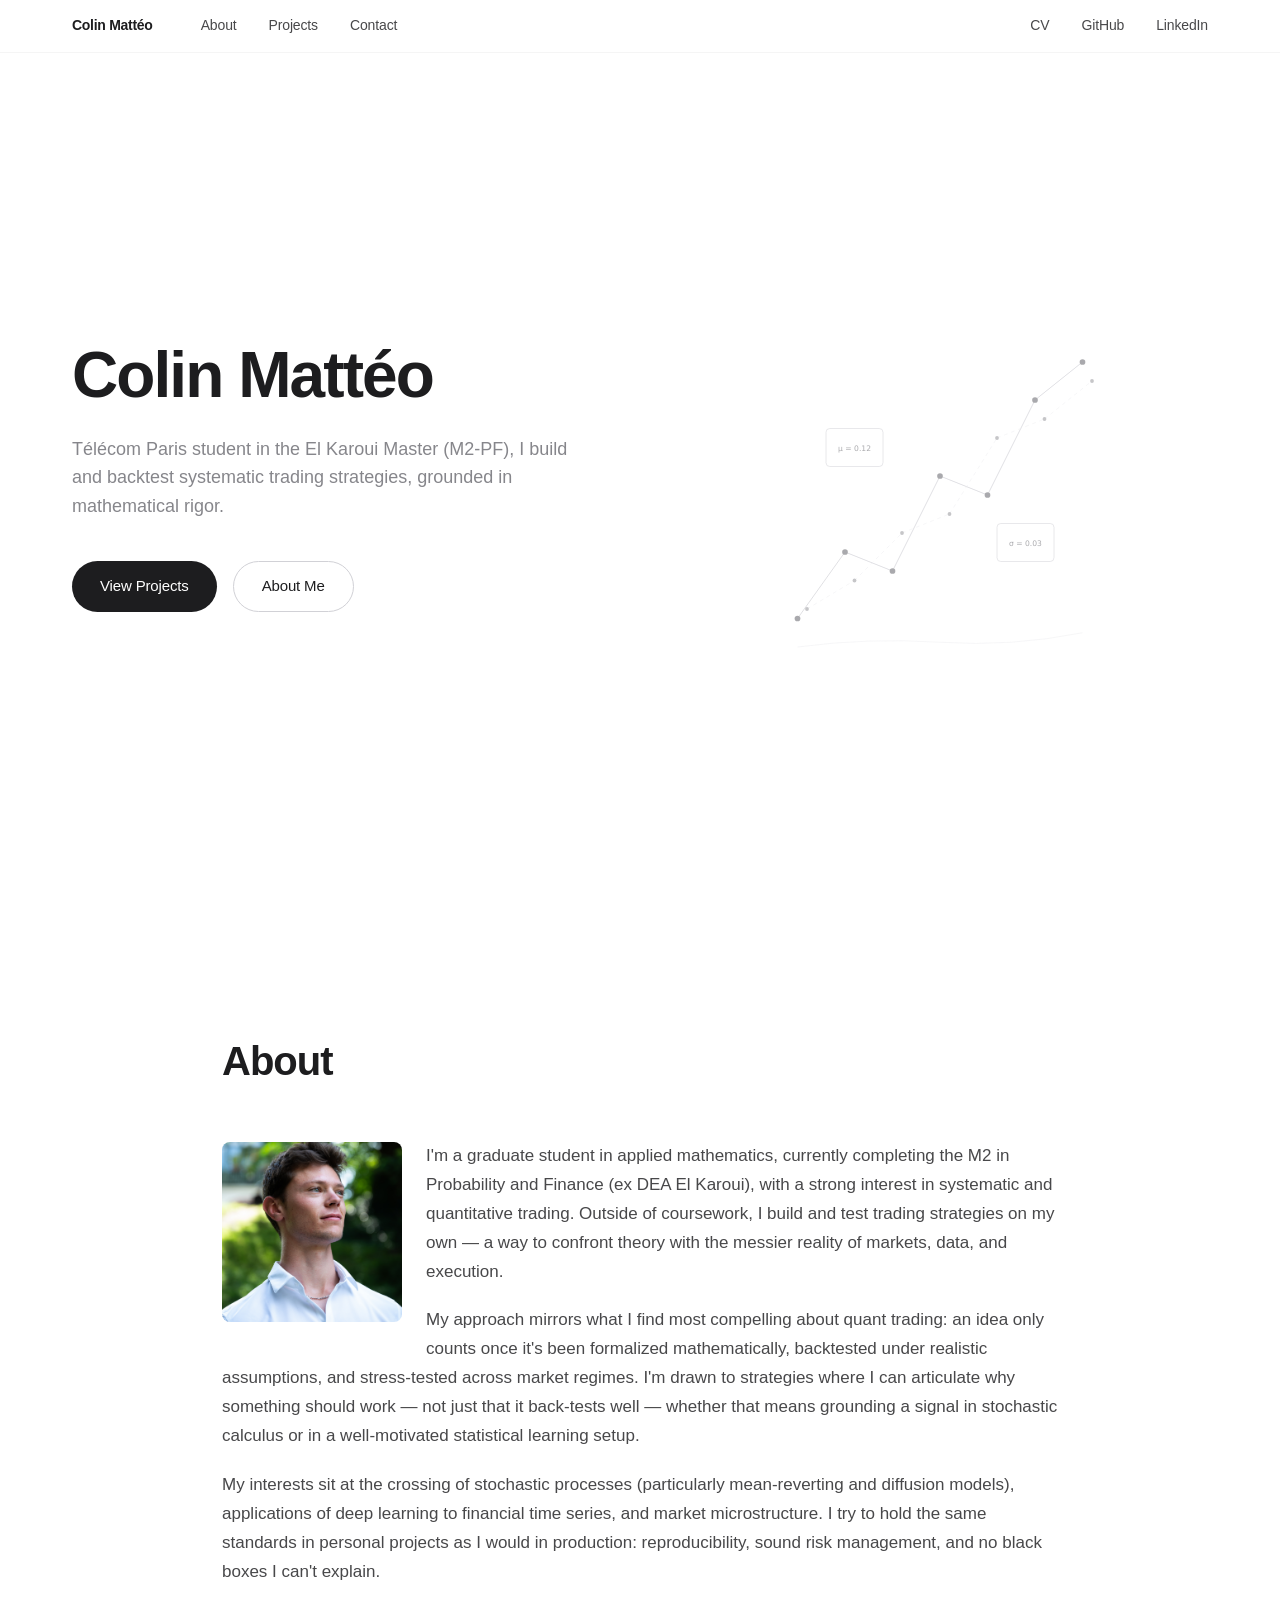
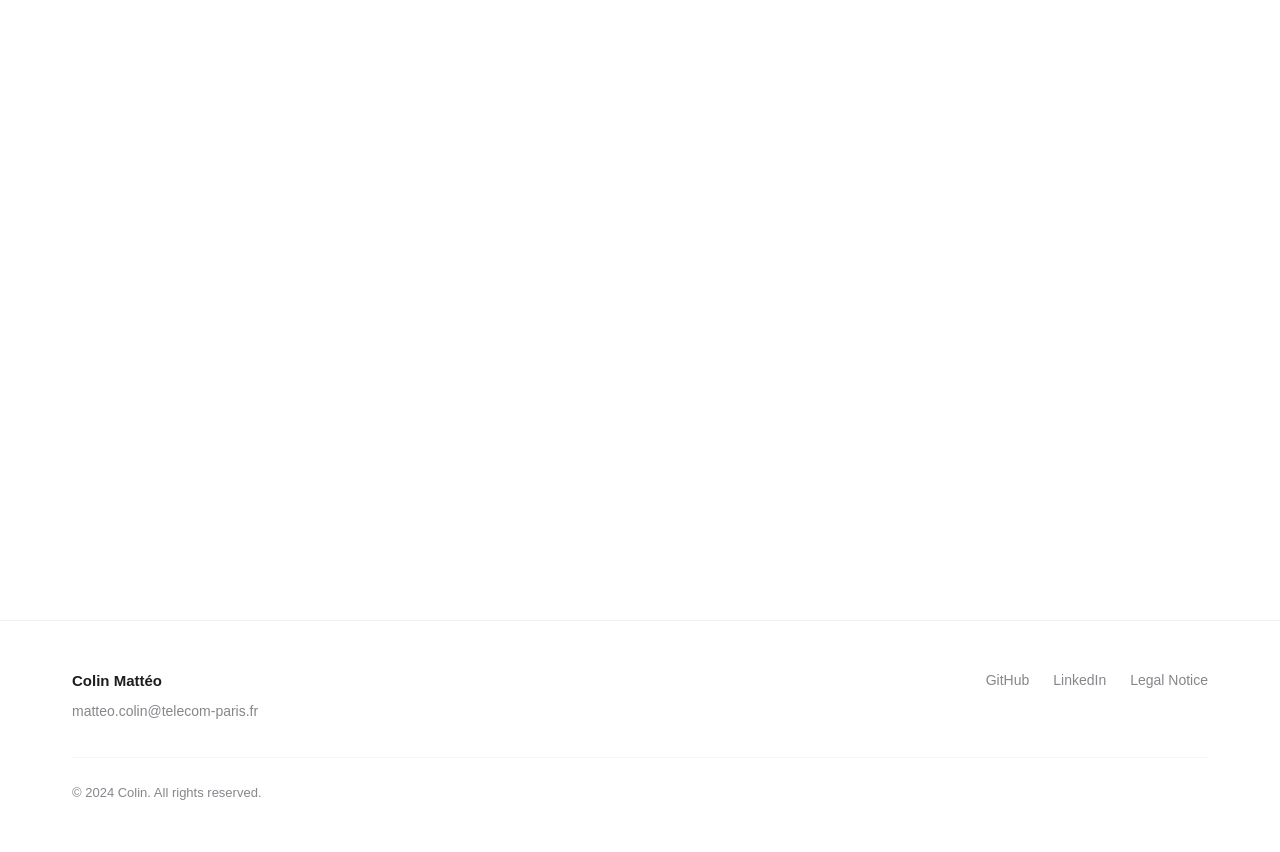
<file: index.html>
<!DOCTYPE html>
<html lang="en">
<head>
    <meta charset="UTF-8">
    <meta name="viewport" content="width=device-width, initial-scale=1.0">
    <title>Colin — Quantitative Finance & Machine Learning</title>
    <meta name="description" content="Quantitative finance researcher building trading strategies, ML models, and financial research projects with mathematical rigor.">
    <link rel="stylesheet" href="css/style.css">
</head>
<body>
    <header class="header" role="banner">
        <nav class="nav" aria-label="Main navigation">
            <div class="nav-left">
                <a href="index.html" class="nav-name">Colin Mattéo</a>
                <a href="#about" class="nav-link nav-desktop">About</a>
                <a href="projects.html" class="nav-link nav-desktop">Projects</a>
                <a href="#contact" class="nav-link nav-desktop">Contact</a>
            </div>
            <div class="nav-right nav-desktop">
                <a href="assets/CV_Matteo_Colin.pdf" class="nav-link" target="_blank" rel="noopener noreferrer">CV</a>
                <a href="https://github.com/V0H6P" class="nav-link" target="_blank" rel="noopener noreferrer">GitHub</a>
                <a href="https://www.linkedin.com/in/mattéo-colin-82a244336" class="nav-link" target="_blank" rel="noopener noreferrer">LinkedIn</a>
            </div>
            <button class="nav-toggle" aria-label="Open menu" aria-expanded="false">
                <span class="nav-toggle-bar"></span>
                <span class="nav-toggle-bar"></span>
                <span class="nav-toggle-bar"></span>
            </button>
        </nav>
        <div class="nav-mobile" aria-hidden="true">
            <a href="#about" class="nav-mobile-link">About</a>
            <a href="projects.html" class="nav-mobile-link">Projects</a>
            <a href="#contact" class="nav-mobile-link">Contact</a>
            <a href="assets/CV_Matteo_Colin.pdf" class="nav-mobile-link" target="_blank" rel="noopener noreferrer">CV</a>
            <a href="https://github.com/V0H6P" class="nav-mobile-link" target="_blank" rel="noopener noreferrer">GitHub</a>
            <a href="https://www.linkedin.com/in/mattéo-colin-82a244336" class="nav-mobile-link" target="_blank" rel="noopener noreferrer">LinkedIn</a>
        </div>
    </header>

    <main>
        <section class="hero" aria-label="Introduction">
            <div class="hero-content">
                <div class="hero-text">
                    <h1 class="hero-title">
                        <span class="hero-line">Colin Mattéo</span>
                    </h1>
                    <p class="hero-subtitle">Télécom Paris student in the El Karoui Master (M2-PF), I build and backtest systematic trading strategies, grounded in mathematical rigor.</p>
                    <div class="hero-actions">
                        <a href="projects.html" class="btn btn-primary">View Projects</a>
                        <a href="#about" class="btn btn-secondary">About Me</a>
                    </div>
                </div>
                <div class="hero-visual" aria-hidden="true">
                    <svg viewBox="0 0 400 400" xmlns="http://www.w3.org/2000/svg" class="hero-svg">
                        <line x1="50" y1="350" x2="100" y2="280" stroke="#d1d1d6" stroke-width="1"/>
                        <line x1="100" y1="280" x2="150" y2="300" stroke="#d1d1d6" stroke-width="1"/>
                        <line x1="150" y1="300" x2="200" y2="200" stroke="#d1d1d6" stroke-width="1"/>
                        <line x1="200" y1="200" x2="250" y2="220" stroke="#d1d1d6" stroke-width="1"/>
                        <line x1="250" y1="220" x2="300" y2="120" stroke="#d1d1d6" stroke-width="1"/>
                        <line x1="300" y1="120" x2="350" y2="80" stroke="#d1d1d6" stroke-width="1"/>
                        <circle cx="50" cy="350" r="3" fill="#86868b"/>
                        <circle cx="100" cy="280" r="3" fill="#86868b"/>
                        <circle cx="150" cy="300" r="3" fill="#86868b"/>
                        <circle cx="200" cy="200" r="3" fill="#86868b"/>
                        <circle cx="250" cy="220" r="3" fill="#86868b"/>
                        <circle cx="300" cy="120" r="3" fill="#86868b"/>
                        <circle cx="350" cy="80" r="3" fill="#86868b"/>
                        <line x1="60" y1="340" x2="110" y2="310" stroke="#e5e5ea" stroke-width="0.5" stroke-dasharray="4 4"/>
                        <line x1="110" y1="310" x2="160" y2="260" stroke="#e5e5ea" stroke-width="0.5" stroke-dasharray="4 4"/>
                        <line x1="160" y1="260" x2="210" y2="240" stroke="#e5e5ea" stroke-width="0.5" stroke-dasharray="4 4"/>
                        <line x1="210" y1="240" x2="260" y2="160" stroke="#e5e5ea" stroke-width="0.5" stroke-dasharray="4 4"/>
                        <line x1="260" y1="160" x2="310" y2="140" stroke="#e5e5ea" stroke-width="0.5" stroke-dasharray="4 4"/>
                        <line x1="310" y1="140" x2="360" y2="100" stroke="#e5e5ea" stroke-width="0.5" stroke-dasharray="4 4"/>
                        <circle cx="60" cy="340" r="2" fill="#aeaeb2"/>
                        <circle cx="110" cy="310" r="2" fill="#aeaeb2"/>
                        <circle cx="160" cy="260" r="2" fill="#aeaeb2"/>
                        <circle cx="210" cy="240" r="2" fill="#aeaeb2"/>
                        <circle cx="260" cy="160" r="2" fill="#aeaeb2"/>
                        <circle cx="310" cy="140" r="2" fill="#aeaeb2"/>
                        <circle cx="360" cy="100" r="2" fill="#aeaeb2"/>
                        <rect x="80" y="150" width="60" height="40" rx="4" fill="none" stroke="#d1d1d6" stroke-width="0.75"/>
                        <text x="110" y="174" text-anchor="middle" font-size="8" fill="#86868b" font-family="system-ui">μ = 0.12</text>
                        <rect x="260" y="250" width="60" height="40" rx="4" fill="none" stroke="#d1d1d6" stroke-width="0.75"/>
                        <text x="290" y="274" text-anchor="middle" font-size="8" fill="#86868b" font-family="system-ui">σ = 0.03</text>
                        <path d="M 50 380 Q 125 370 200 375 T 350 365" fill="none" stroke="#e5e5ea" stroke-width="0.5"/>
                    </svg>
                </div>
            </div>
        </section>


        <!-- <section id="about" class="about fade-in" aria-labelledby="about-title">
            <div class="container container--narrow">
                <h2 id="about-title" class="section-title">About</h2>
                <div class="about-content">
                    <p>I'm a graduate student in applied mathematics, currently completing the M2 in Probability and Finance (ex DEA El Karoui), with a strong interest in systematic and quantitative trading. Outside of coursework, I build and test trading strategies on my own — a way to confront theory with the messier reality of markets, data, and execution.</p>
                    <p>My approach mirrors what I find most compelling about quant trading: an idea only counts once it's been formalized mathematically, backtested under realistic assumptions, and stress-tested across market regimes. I'm drawn to strategies where I can articulate why something should work — not just that it back-tests well — whether that means grounding a signal in stochastic calculus or in a well-motivated statistical learning setup.</p>
                    <p>My interests sit at the crossing of stochastic processes (particularly mean-reverting and diffusion models), applications of deep learning to financial time series, and market microstructure. I try to hold the same standards in personal projects as I would in production: reproducibility, sound risk management, and no black boxes I can't explain.</p>
                </div>
            </div>
        </section> -->

        <section id="about" class="about fade-in" aria-labelledby="about-title">
            <div class="container container--narrow">
                <h2 id="about-title" class="section-title">About</h2>
                <div class="about-content">
                    <img src="assets/images/portrait.jpg" alt="Portrait of Colin Mattéo" class="about-photo" width="180" height="180">
                    <p>I'm a graduate student in applied mathematics, currently completing the M2 in Probability and Finance (ex DEA El Karoui), with a strong interest in systematic and quantitative trading. Outside of coursework, I build and test trading strategies on my own — a way to confront theory with the messier reality of markets, data, and execution.</p>
                    <p>My approach mirrors what I find most compelling about quant trading: an idea only counts once it's been formalized mathematically, backtested under realistic assumptions, and stress-tested across market regimes. I'm drawn to strategies where I can articulate why something should work — not just that it back-tests well — whether that means grounding a signal in stochastic calculus or in a well-motivated statistical learning setup.</p>
                    <p>My interests sit at the crossing of stochastic processes (particularly mean-reverting and diffusion models), applications of deep learning to financial time series, and market microstructure. I try to hold the same standards in personal projects as I would in production: reproducibility, sound risk management, and no black boxes I can't explain.</p>
                </div>
            </div>
        </section>

        <!-- <section class="skills fade-in" aria-labelledby="skills-title"> -->
            <!-- <div class="container"> -->
                <!-- <h2 id="skills-title" class="section-title">Skills</h2> -->
                <!-- <div class="skills-grid" role="list"> -->
                    <!-- <span class="skill-badge" role="listitem">Python</span> -->
                    <!-- <span class="skill-badge" role="listitem">C++</span> -->
                    <!-- <span class="skill-badge" role="listitem">Machine Learning</span> -->
                    <!-- <span class="skill-badge" role="listitem">Financial Modeling</span> -->
                    <!-- <span class="skill-badge" role="listitem">Portfolio Optimization</span> -->
                    <!-- <span class="skill-badge" role="listitem">Stochastic Calculus</span> -->
                    <!-- <span class="skill-badge" role="listitem">Statistics</span> -->
                    <!-- <span class="skill-badge" role="listitem">Risk Management</span> -->
                    <!-- <span class="skill-badge" role="listitem">Time Series</span> -->
                    <!-- <span class="skill-badge" role="listitem">Optimization</span> -->
                <!-- </div> -->
            <!-- </div> -->
        <!-- </section> -->


        <section id="contact" class="contact fade-in" aria-labelledby="contact-title">
            <div class="container container--narrow">
                <h2 id="contact-title" class="section-title">Contact</h2>
                <p class="contact-text">Interested in discussing quantitative research, collaboration opportunities, or open positions? Feel free to reach out.</p>
                <a href="mailto:matteo.colin@telecom-paris.fr" class="btn btn-primary">Get in Touch</a>
            </div>
        </section>
    </main>

    <footer class="footer" role="contentinfo">
        <div class="container">
            <div class="footer-content">
                <div class="footer-info">
                    <p class="footer-name">Colin Mattéo</p>
                    <p class="footer-email"><a href="mailto:matteo.colin@telecom-paris.fr">matteo.colin@telecom-paris.fr</a></p>
                </div>
                <div class="footer-links">
                    <a href="https://github.com/V0H6P" target="_blank" rel="noopener noreferrer">GitHub</a>
                    <a href="https://www.linkedin.com/in/mattéo-colin-82a244336" target="_blank" rel="noopener noreferrer">LinkedIn</a>
                    <a href="mentions-legales.html">Legal Notice</a>
                </div>
            </div>
            <div class="footer-bottom">
                <p>&copy; 2024 Colin. All rights reserved.</p>
            </div>
        </div>
    </footer>

    <script src="js/main.js"></script>
</body>
</html>
</file>
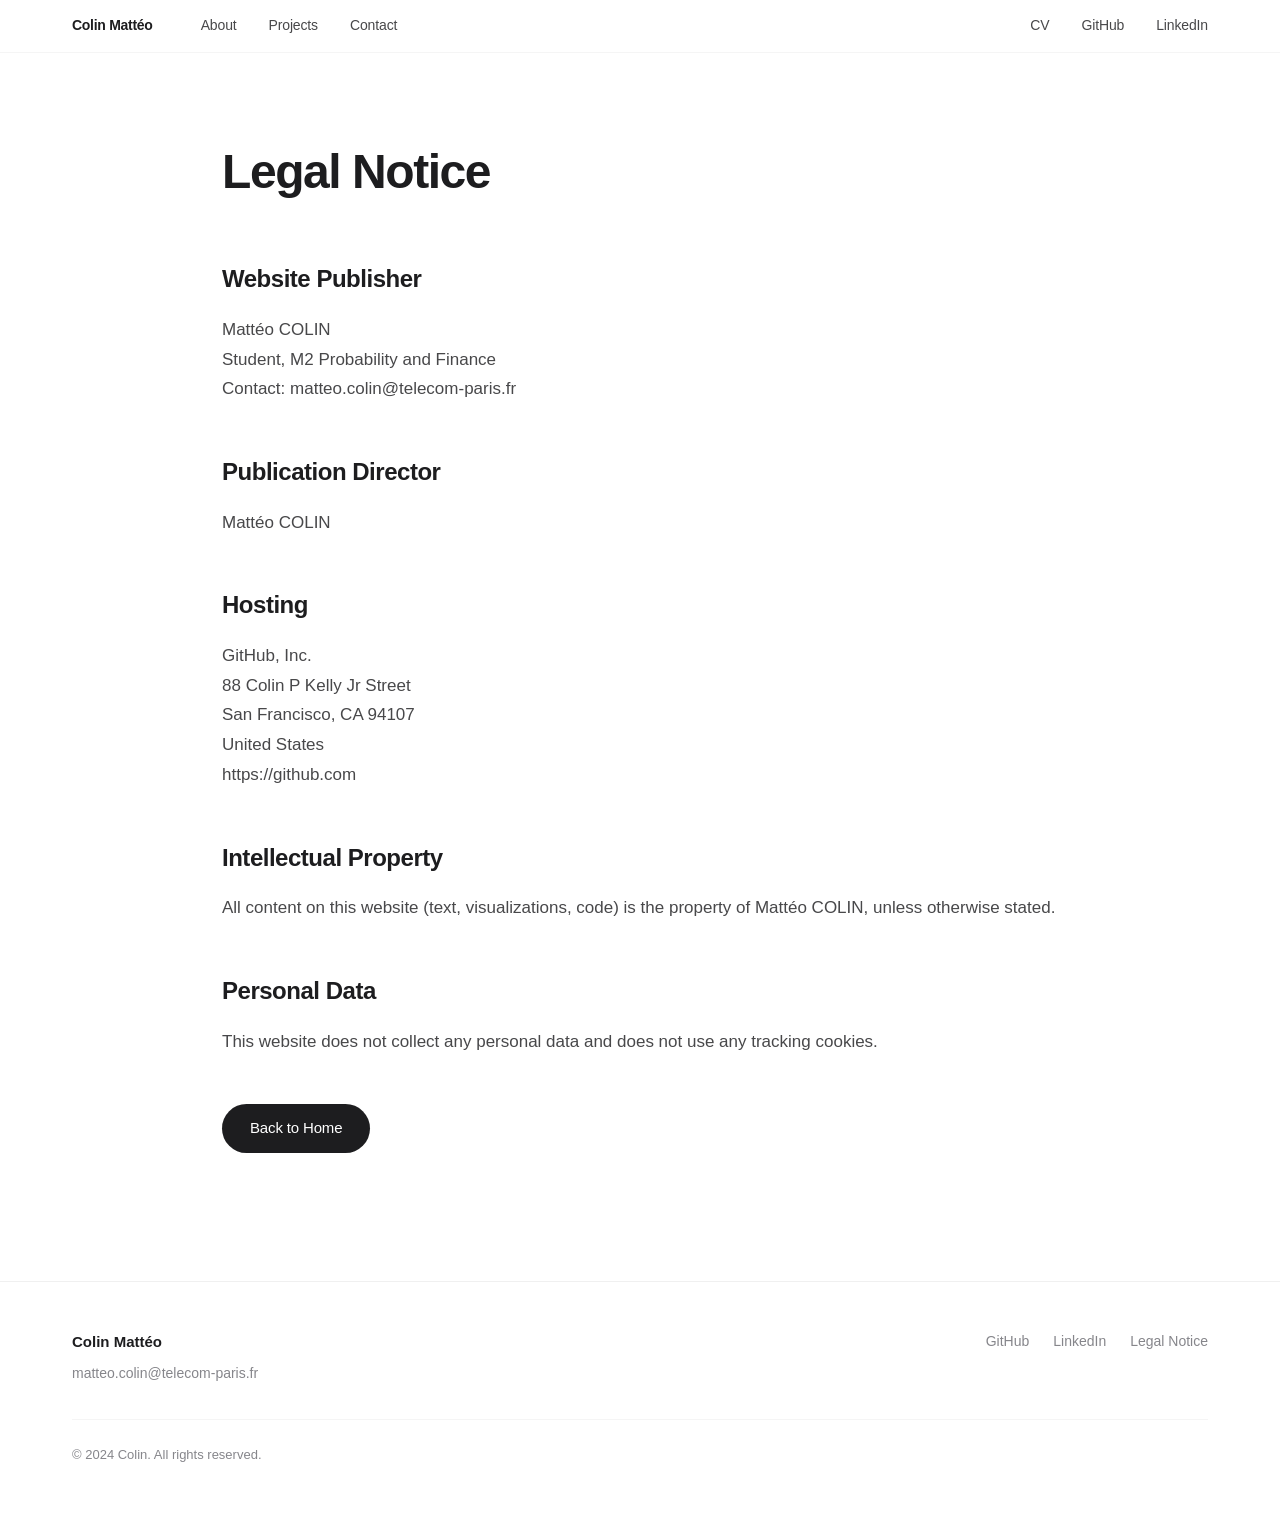
<file: mentions-legales.html>
<!DOCTYPE html>
<html lang="en">
<head>
    <meta charset="UTF-8">
    <meta name="viewport" content="width=device-width, initial-scale=1.0">
    <title>Legal Notice — Colin Mattéo</title>
    <link rel="stylesheet" href="css/style.css">
    <style>
        .legal-page {
            padding-top: calc(52px + 5rem);
            padding-bottom: var(--space-2xl);
        }

        .legal-page h1 {
            font-size: clamp(2rem, 4vw, 3rem);
            font-weight: 600;
            letter-spacing: -0.03em;
            margin-bottom: var(--space-lg);
        }

        .legal-page h2 {
            font-size: 1.5rem;
            font-weight: 600;
            letter-spacing: -0.02em;
            margin-top: 3rem;
            margin-bottom: 1rem;
            color: var(--color-black);
        }

        .legal-page p {
            font-size: 1.0625rem;
            line-height: 1.75;
            color: var(--color-gray-700);
            margin-bottom: 1.25rem;
        }

        .legal-cta {
            margin-top: var(--space-lg);
        }
    </style>
</head>
<body>
    <header class="header" role="banner">
        <nav class="nav" aria-label="Main navigation">
            <div class="nav-left">
                <a href="index.html" class="nav-name">Colin Mattéo</a>
                <a href="index.html#about" class="nav-link nav-desktop">About</a>
                <a href="projects.html" class="nav-link nav-desktop">Projects</a>
                <a href="index.html#contact" class="nav-link nav-desktop">Contact</a>
            </div>
            <div class="nav-right nav-desktop">
                <a href="assets/CV_Matteo_Colin.pdf" class="nav-link" target="_blank" rel="noopener noreferrer">CV</a>
                <a href="https://github.com/V0H6P" class="nav-link" target="_blank" rel="noopener noreferrer">GitHub</a>
                <a href="https://www.linkedin.com/in/mattéo-colin-82a244336" class="nav-link" target="_blank" rel="noopener noreferrer">LinkedIn</a>
            </div>
            <button class="nav-toggle" aria-label="Open menu" aria-expanded="false">
                <span class="nav-toggle-bar"></span>
                <span class="nav-toggle-bar"></span>
                <span class="nav-toggle-bar"></span>
            </button>
        </nav>
        <div class="nav-mobile" aria-hidden="true">
            <a href="index.html#about" class="nav-mobile-link">About</a>
            <a href="projects.html" class="nav-mobile-link">Projects</a>
            <a href="index.html#contact" class="nav-mobile-link">Contact</a>
            <a href="assets/CV_Matteo_Colin.pdf" class="nav-mobile-link" target="_blank" rel="noopener noreferrer">CV</a>
            <a href="https://github.com/V0H6P" class="nav-mobile-link" target="_blank" rel="noopener noreferrer">GitHub</a>
            <a href="https://www.linkedin.com/in/mattéo-colin-82a244336" class="nav-mobile-link" target="_blank" rel="noopener noreferrer">LinkedIn</a>
        </div>
    </header>

    <main class="legal-page">
        <div class="container container--narrow">
            <h1>Legal Notice</h1>

            <h2>Website Publisher</h2>
            <p>Mattéo COLIN<br>Student, M2 Probability and Finance<br>Contact: <a href="mailto:matteo.colin@telecom-paris.fr">matteo.colin@telecom-paris.fr</a></p>

            <h2>Publication Director</h2>
            <p>Mattéo COLIN</p>

            <h2>Hosting</h2>
            <p>GitHub, Inc.<br>88 Colin P Kelly Jr Street<br>San Francisco, CA 94107<br>United States<br><a href="https://github.com" target="_blank" rel="noopener noreferrer">https://github.com</a></p>

            <h2>Intellectual Property</h2>
            <p>All content on this website (text, visualizations, code) is the property of Mattéo COLIN, unless otherwise stated.</p>

            <h2>Personal Data</h2>
            <p>This website does not collect any personal data and does not use any tracking cookies.</p>

            <div class="legal-cta">
                <a href="index.html" class="btn btn-primary">Back to Home</a>
            </div>
        </div>
    </main>

    <footer class="footer" role="contentinfo">
        <div class="container">
            <div class="footer-content">
                <div class="footer-info">
                    <p class="footer-name">Colin Mattéo</p>
                    <p class="footer-email"><a href="mailto:matteo.colin@telecom-paris.fr">matteo.colin@telecom-paris.fr</a></p>
                </div>
                <div class="footer-links">
                    <a href="https://github.com/V0H6P" target="_blank" rel="noopener noreferrer">GitHub</a>
                    <a href="https://www.linkedin.com/in/mattéo-colin-82a244336" target="_blank" rel="noopener noreferrer">LinkedIn</a>
                    <a href="mentions-legales.html">Legal Notice</a>
                </div>
            </div>
            <div class="footer-bottom">
                <p>&copy; 2024 Colin. All rights reserved.</p>
            </div>
        </div>
    </footer>
</body>
</html>
</file>
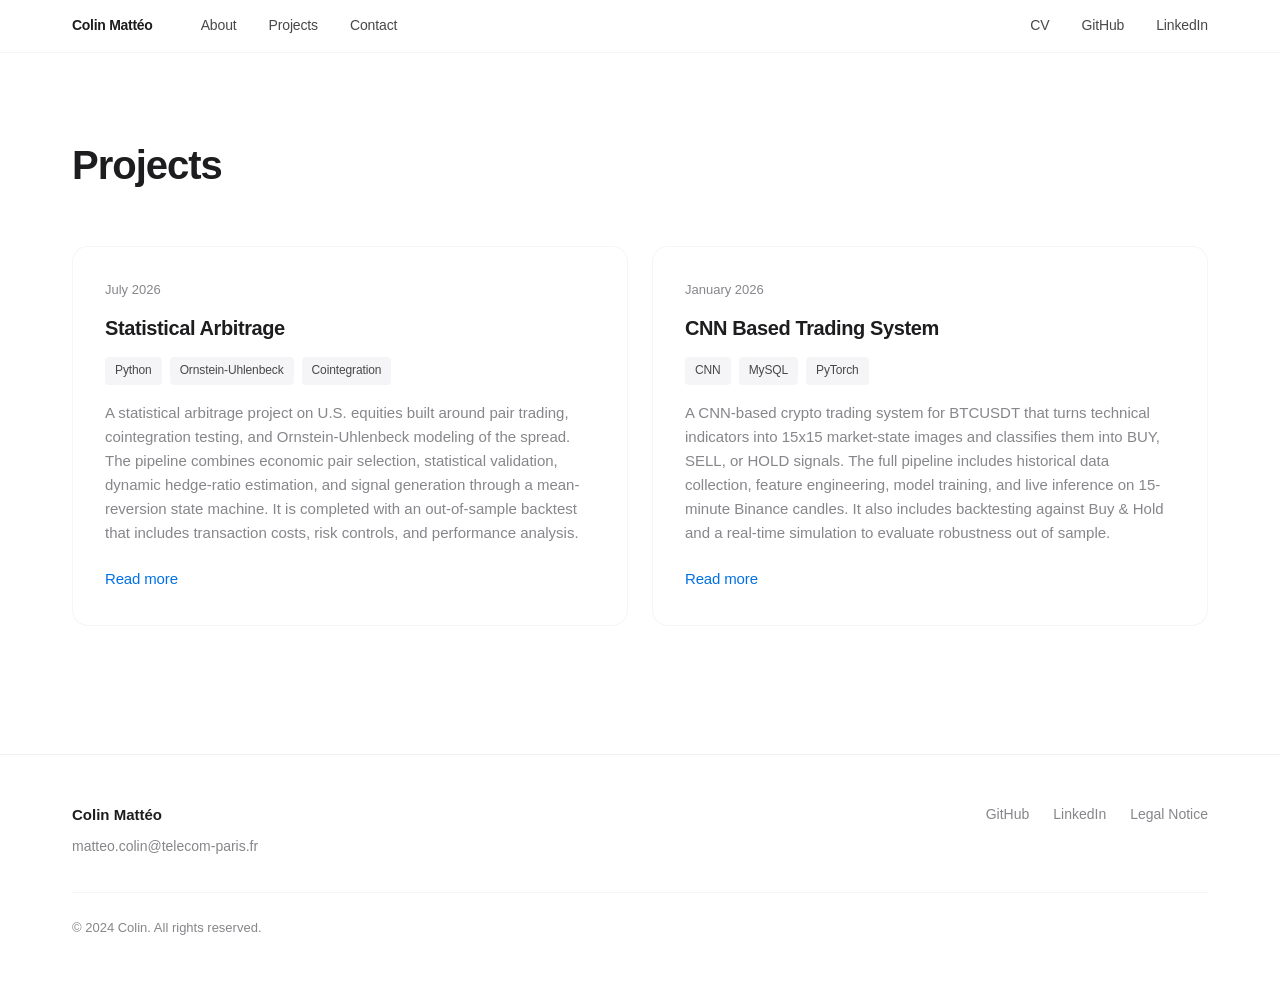
<file: projects.html>
<!DOCTYPE html>
<html lang="en">
<head>
    <meta charset="UTF-8">
    <meta name="viewport" content="width=device-width, initial-scale=1.0">
    <title>Projects — Colin Mattéo</title>
    <meta name="description" content="Quantitative finance research projects: statistical arbitrage, option pricing, volatility forecasting, portfolio optimization, and more.">
    <link rel="stylesheet" href="css/style.css">
</head>
<body>
    <header class="header" role="banner">
        <nav class="nav" aria-label="Main navigation">
            <div class="nav-left">
                <a href="index.html" class="nav-name">Colin Mattéo</a>
                <a href="index.html#about" class="nav-link nav-desktop">About</a>
                <a href="projects.html" class="nav-link nav-desktop">Projects</a>
                <a href="index.html#contact" class="nav-link nav-desktop">Contact</a>
            </div>
            <div class="nav-right nav-desktop">
                <a href="assets/CV_Matteo_Colin.pdf" class="nav-link" target="_blank" rel="noopener noreferrer">CV</a>
                <a href="https://github.com/V0H6P" class="nav-link" target="_blank" rel="noopener noreferrer">GitHub</a>
                <a href="https://www.linkedin.com/in/mattéo-colin-82a244336" class="nav-link" target="_blank" rel="noopener noreferrer">LinkedIn</a>
            </div>
            <button class="nav-toggle" aria-label="Open menu" aria-expanded="false">
                <span class="nav-toggle-bar"></span>
                <span class="nav-toggle-bar"></span>
                <span class="nav-toggle-bar"></span>
            </button>
        </nav>
        <div class="nav-mobile" aria-hidden="true">
            <a href="index.html#about" class="nav-mobile-link">About</a>
            <a href="projects.html" class="nav-mobile-link">Projects</a>
            <a href="index.html#contact" class="nav-mobile-link">Contact</a>
            <a href="assets/CV_Matteo_Colin.pdf" class="nav-mobile-link" target="_blank" rel="noopener noreferrer">CV</a>
            <a href="https://github.com/V0H6P" class="nav-mobile-link" target="_blank" rel="noopener noreferrer">GitHub</a>
            <a href="https://www.linkedin.com/in/mattéo-colin-82a244336" class="nav-mobile-link" target="_blank" rel="noopener noreferrer">LinkedIn</a>
        </div>
    </header>

    <main class="projects-page">
        <div class="container">
            <h1 class="section-title projects-page-title">Projects</h1>
            <div class="projects-grid">
                <article class="project-card fade-in">
                    <div class="project-card-content">
                        <div class="project-card-meta">
                            <time datetime="2026-07">July 2026</time>
                        </div>
                        <h3 class="project-card-title">Statistical Arbitrage</h3>
                        <div class="project-card-tech">
                            <span class="tech-tag">Python</span>
                            <span class="tech-tag">Ornstein-Uhlenbeck</span>
                            <span class="tech-tag">Cointegration</span>
                        </div>
                        <p class="project-card-desc">A statistical arbitrage project on U.S. equities built around pair trading, cointegration testing, and Ornstein-Uhlenbeck modeling of the spread. The pipeline combines economic pair selection, statistical validation, dynamic hedge-ratio estimation, and signal generation through a mean-reversion state machine. It is completed with an out-of-sample backtest that includes transaction costs, risk controls, and performance analysis.</p>
                        <a href="projects/pair_trading_project.html" class="btn btn-tertiary">Read more</a>
                    </div>
                </article>
                <article class="project-card fade-in">
                    <div class="project-card-content">
                        <div class="project-card-meta">
                            <time datetime="2026-01">January 2026</time>
                        </div>
                        <h3 class="project-card-title">CNN Based Trading System</h3>
                        <div class="project-card-tech">
                            <span class="tech-tag">CNN</span>
                            <span class="tech-tag">MySQL</span>
                            <span class="tech-tag">PyTorch</span>
                        </div>
                        <p class="project-card-desc">A CNN-based crypto trading system for BTCUSDT that turns technical indicators into 15x15 market-state images and classifies them into BUY, SELL, or HOLD signals. The full pipeline includes historical data collection, feature engineering, model training, and live inference on 15-minute Binance candles. It also includes backtesting against Buy & Hold and a real-time simulation to evaluate robustness out of sample.</p>
                        <a href="projects/cnn_signals.html" class="btn btn-tertiary">Read more</a>
                    </div>
                </article>
            </div>
        </div>
    </main>

    <footer class="footer" role="contentinfo">
        <div class="container">
            <div class="footer-content">
                <div class="footer-info">
                    <p class="footer-name">Colin Mattéo</p>
                    <p class="footer-email"><a href="mailto:matteo.colin@telecom-paris.fr">matteo.colin@telecom-paris.fr</a></p>
                </div>
                <div class="footer-links">
                    <a href="https://github.com/V0H6P" target="_blank" rel="noopener noreferrer">GitHub</a>
                    <a href="https://www.linkedin.com/in/mattéo-colin-82a244336" target="_blank" rel="noopener noreferrer">LinkedIn</a>
                    <a href="mentions-legales.html">Legal Notice</a>
                </div>
            </div>
            <div class="footer-bottom">
                <p>&copy; 2024 Colin. All rights reserved.</p>
            </div>
        </div>
    </footer>

    <script src="js/main.js"></script>
</body>
</html>
</file>
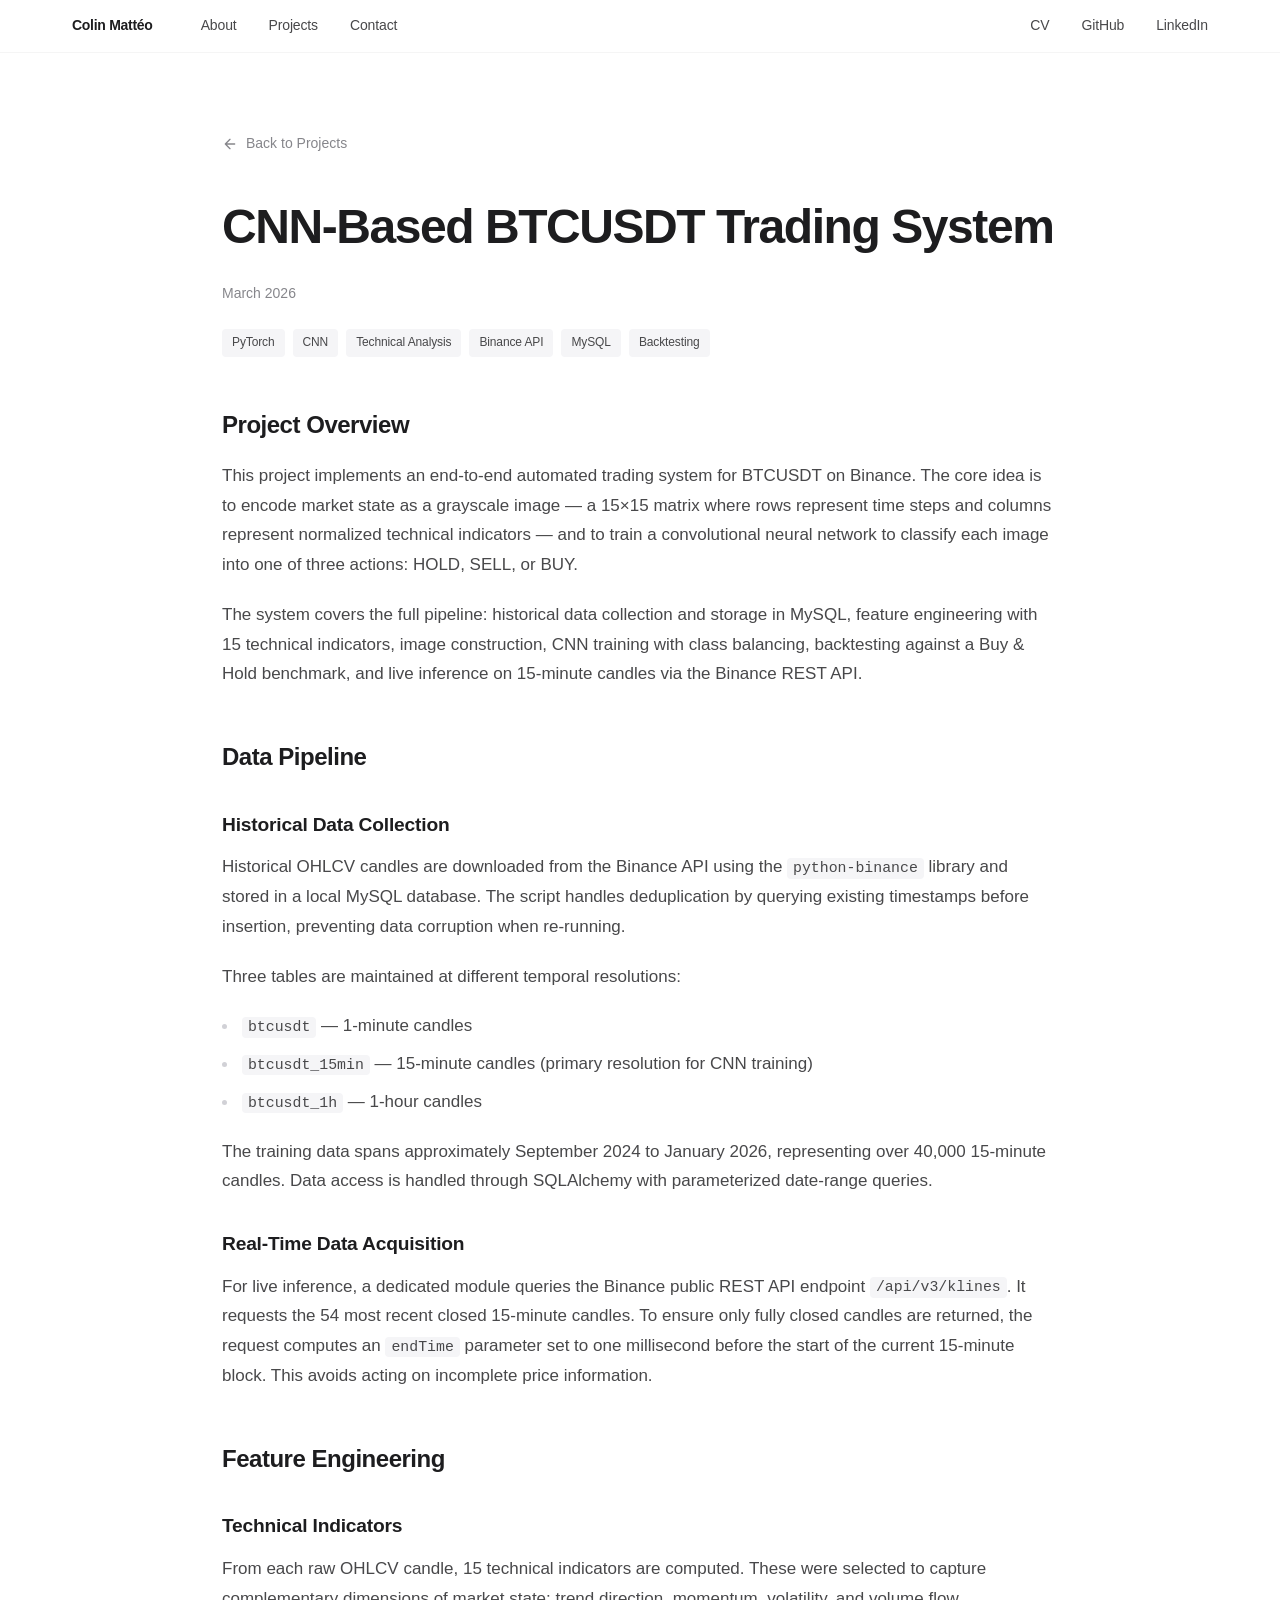
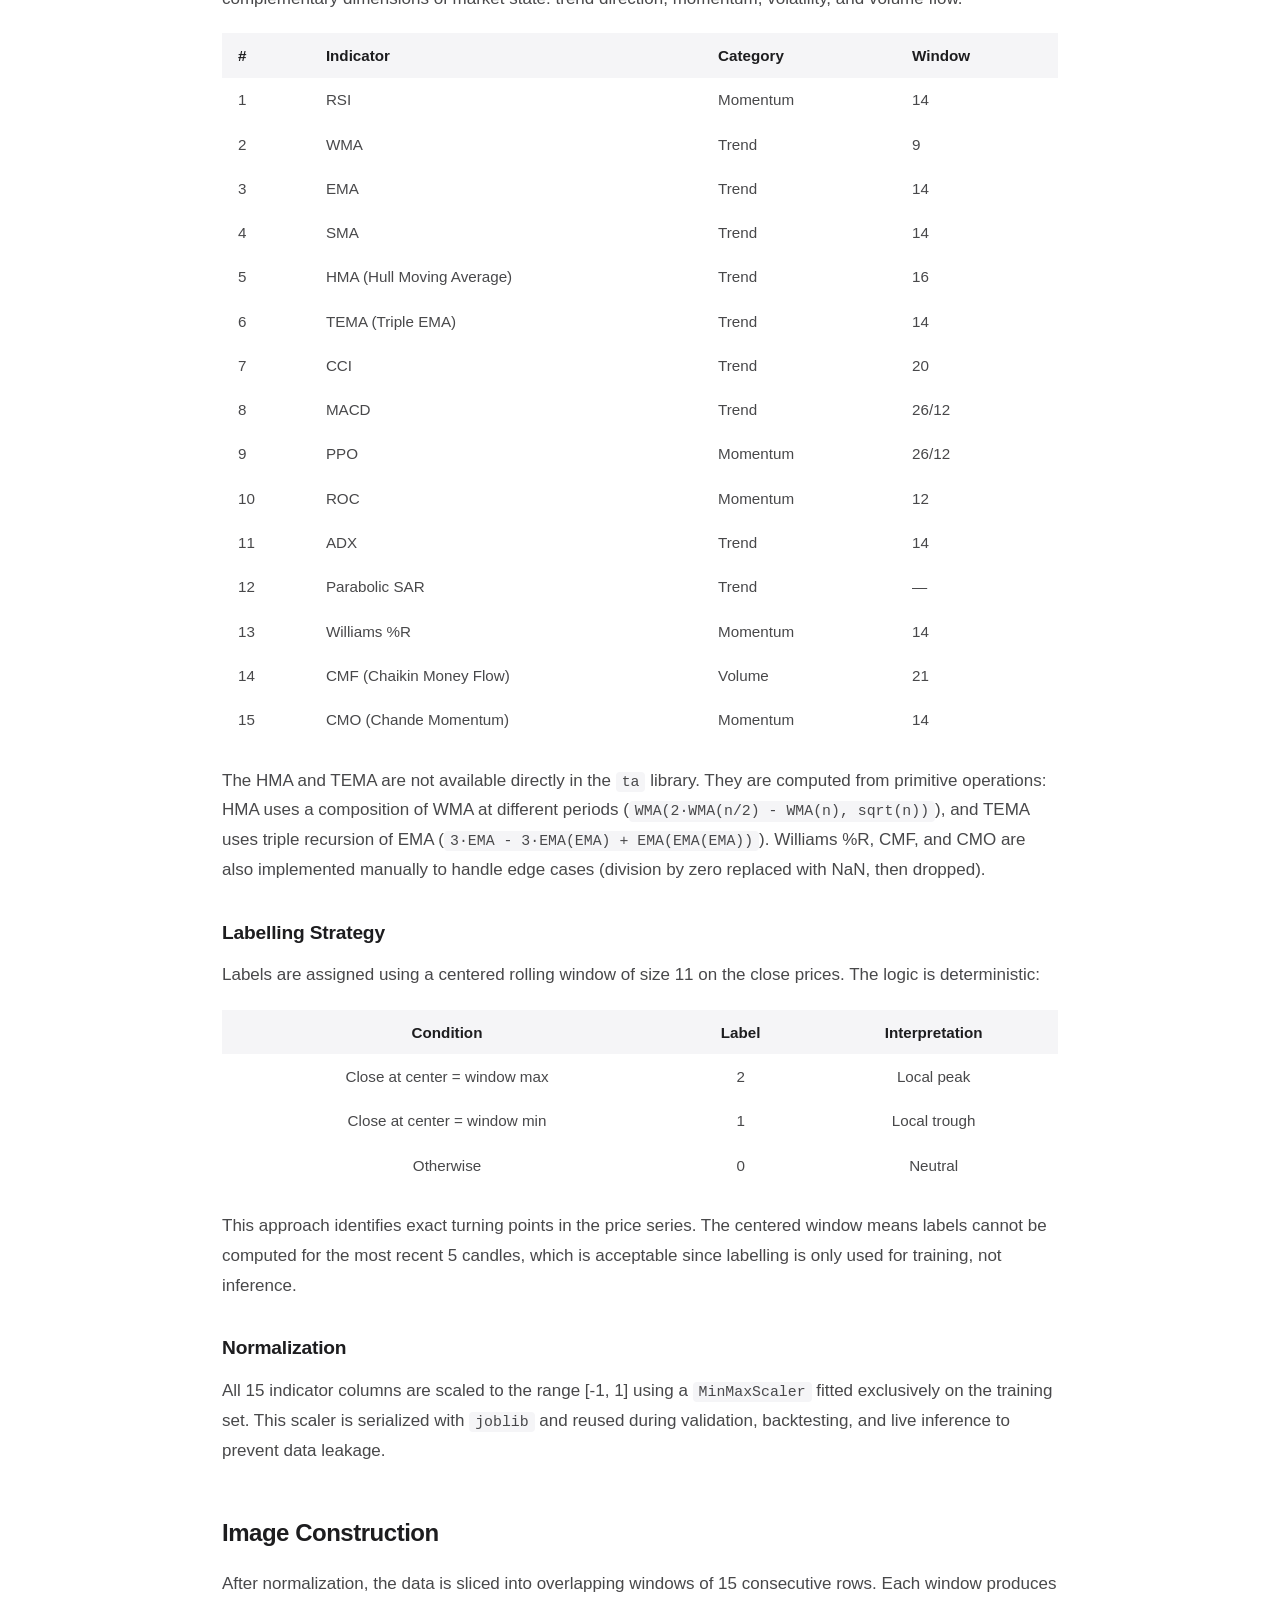
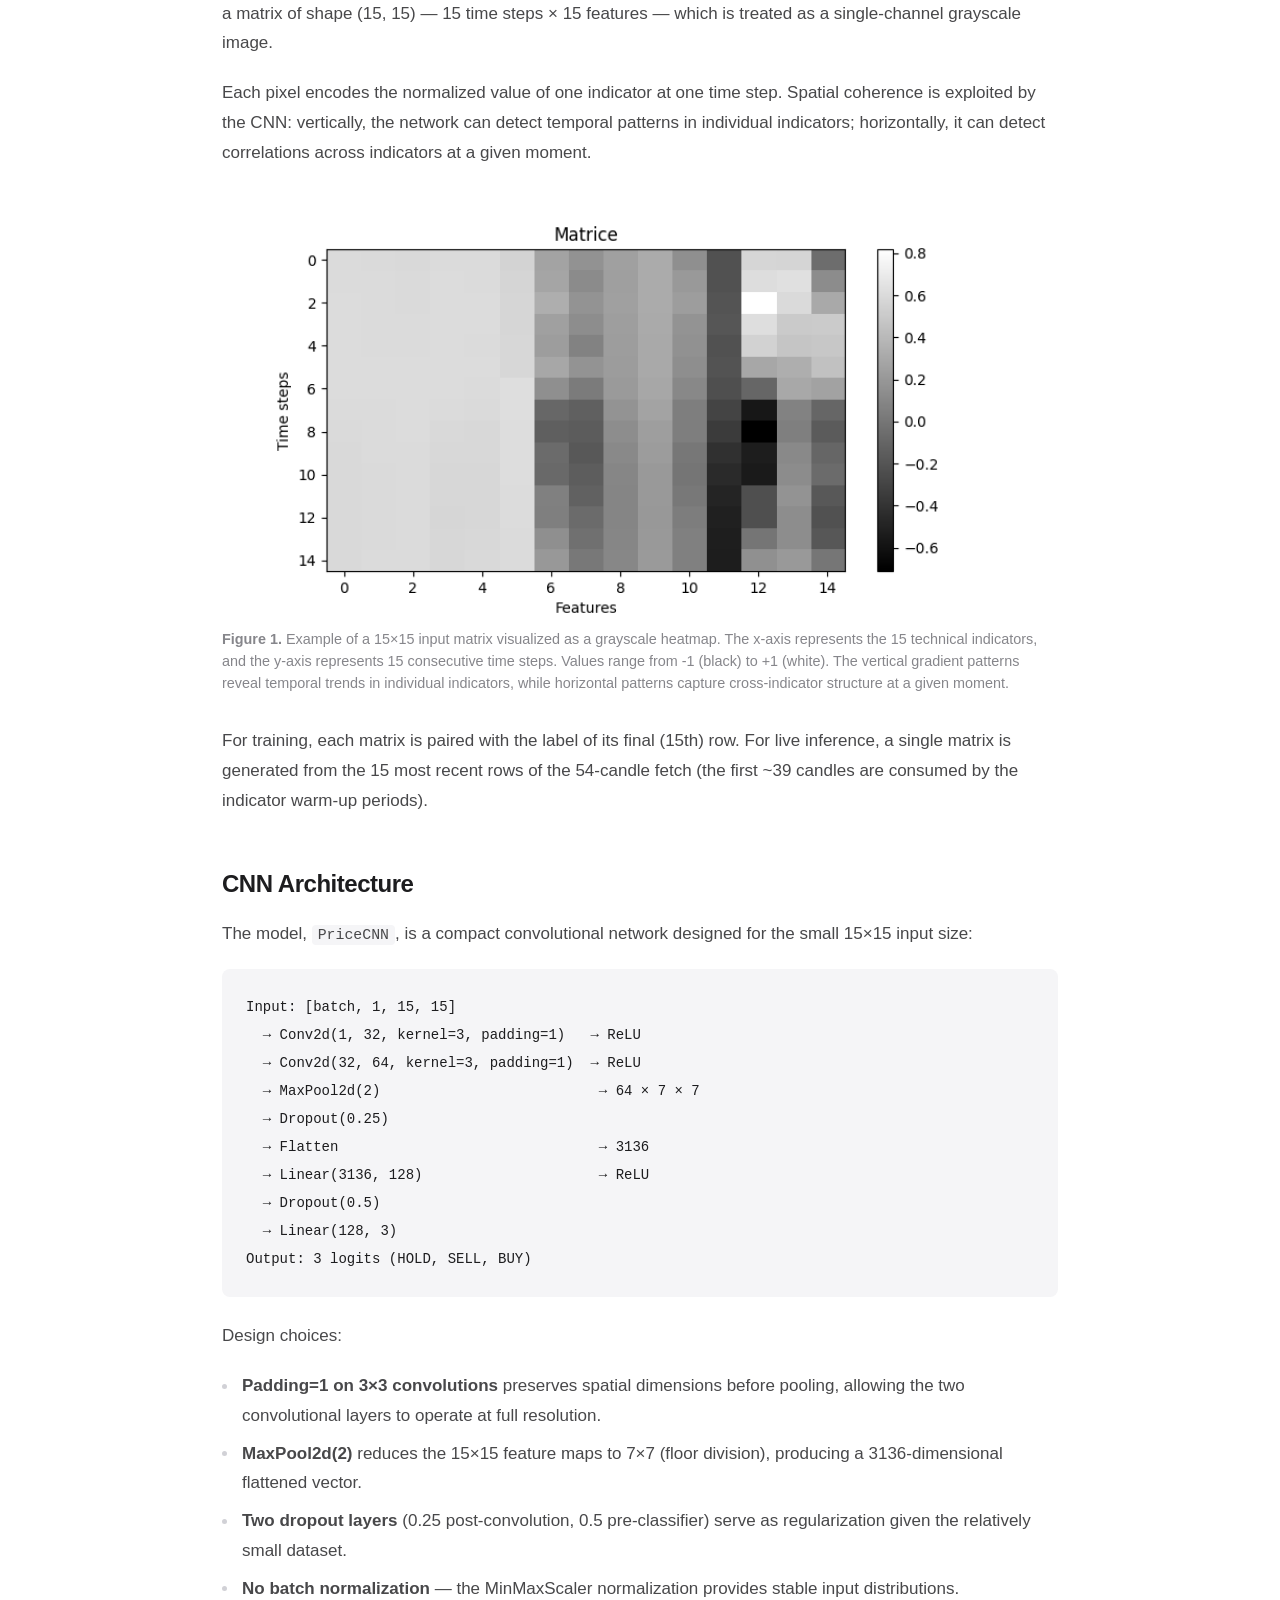
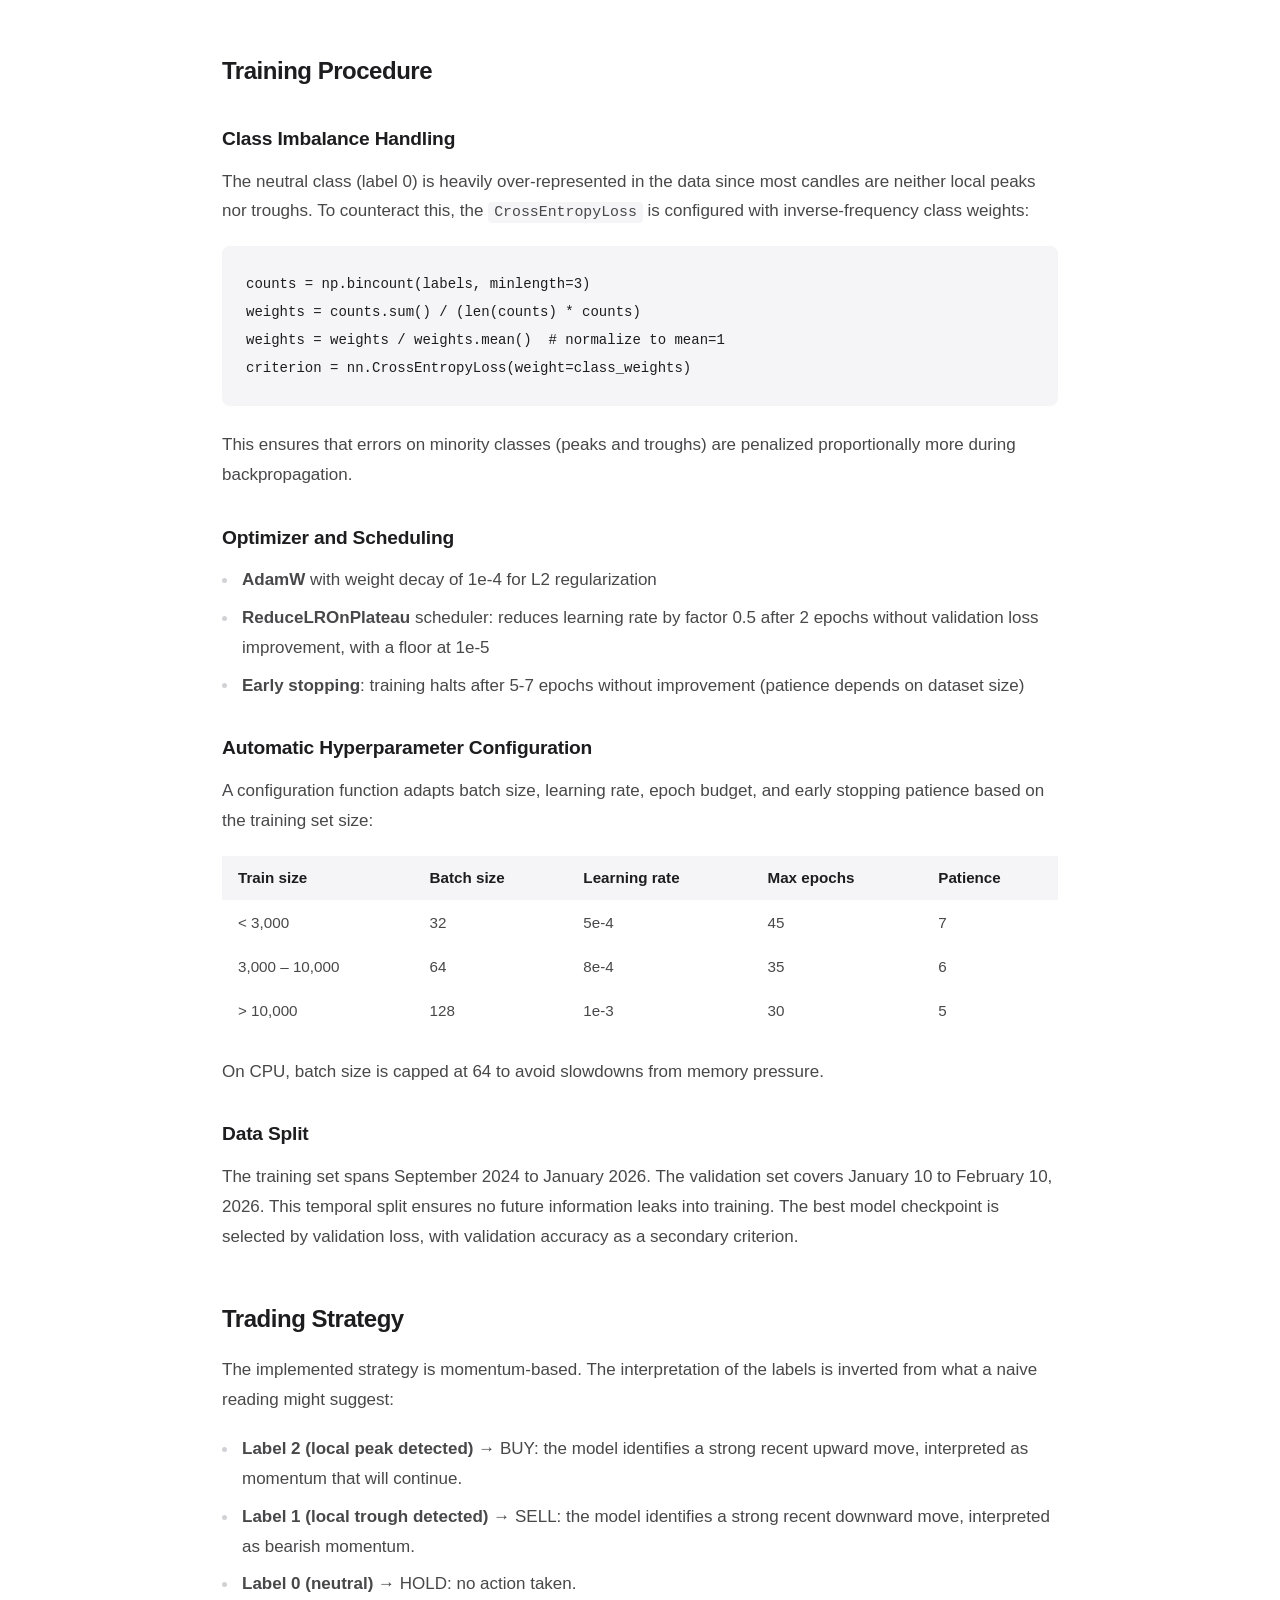
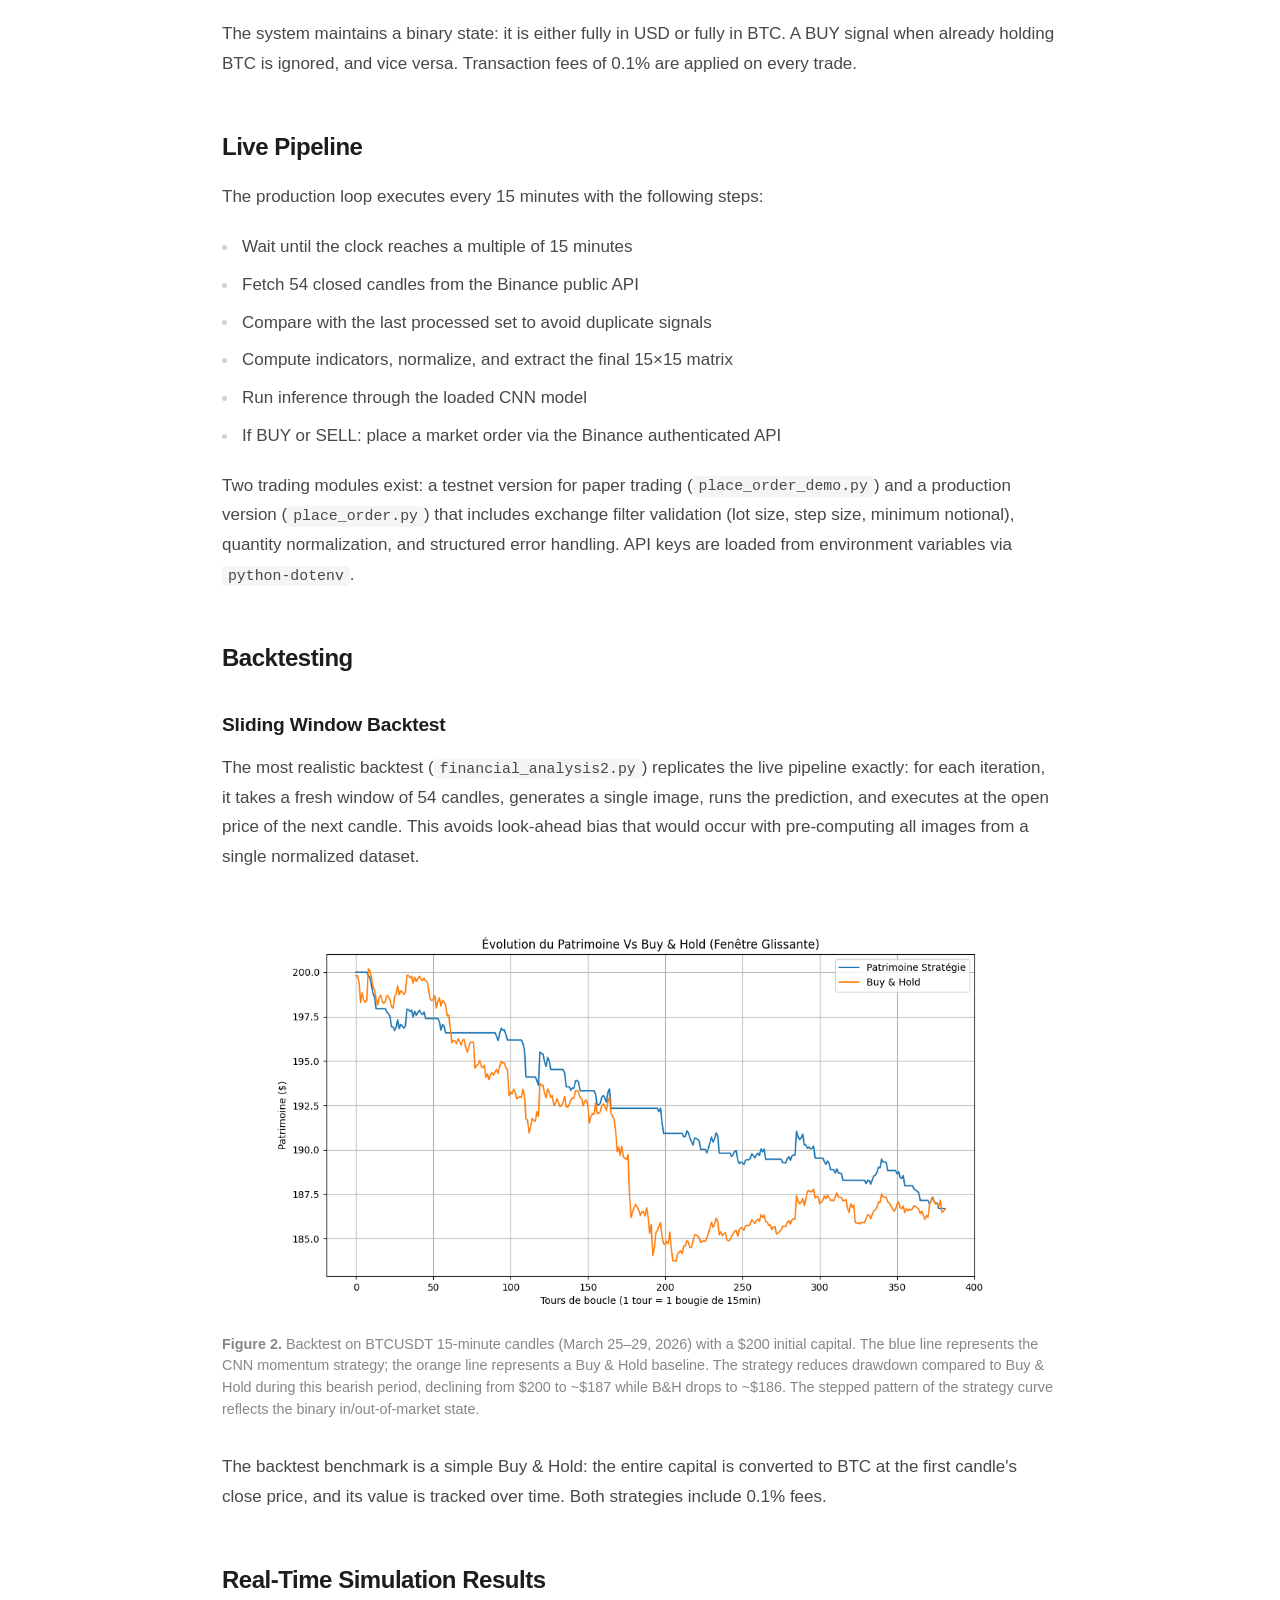
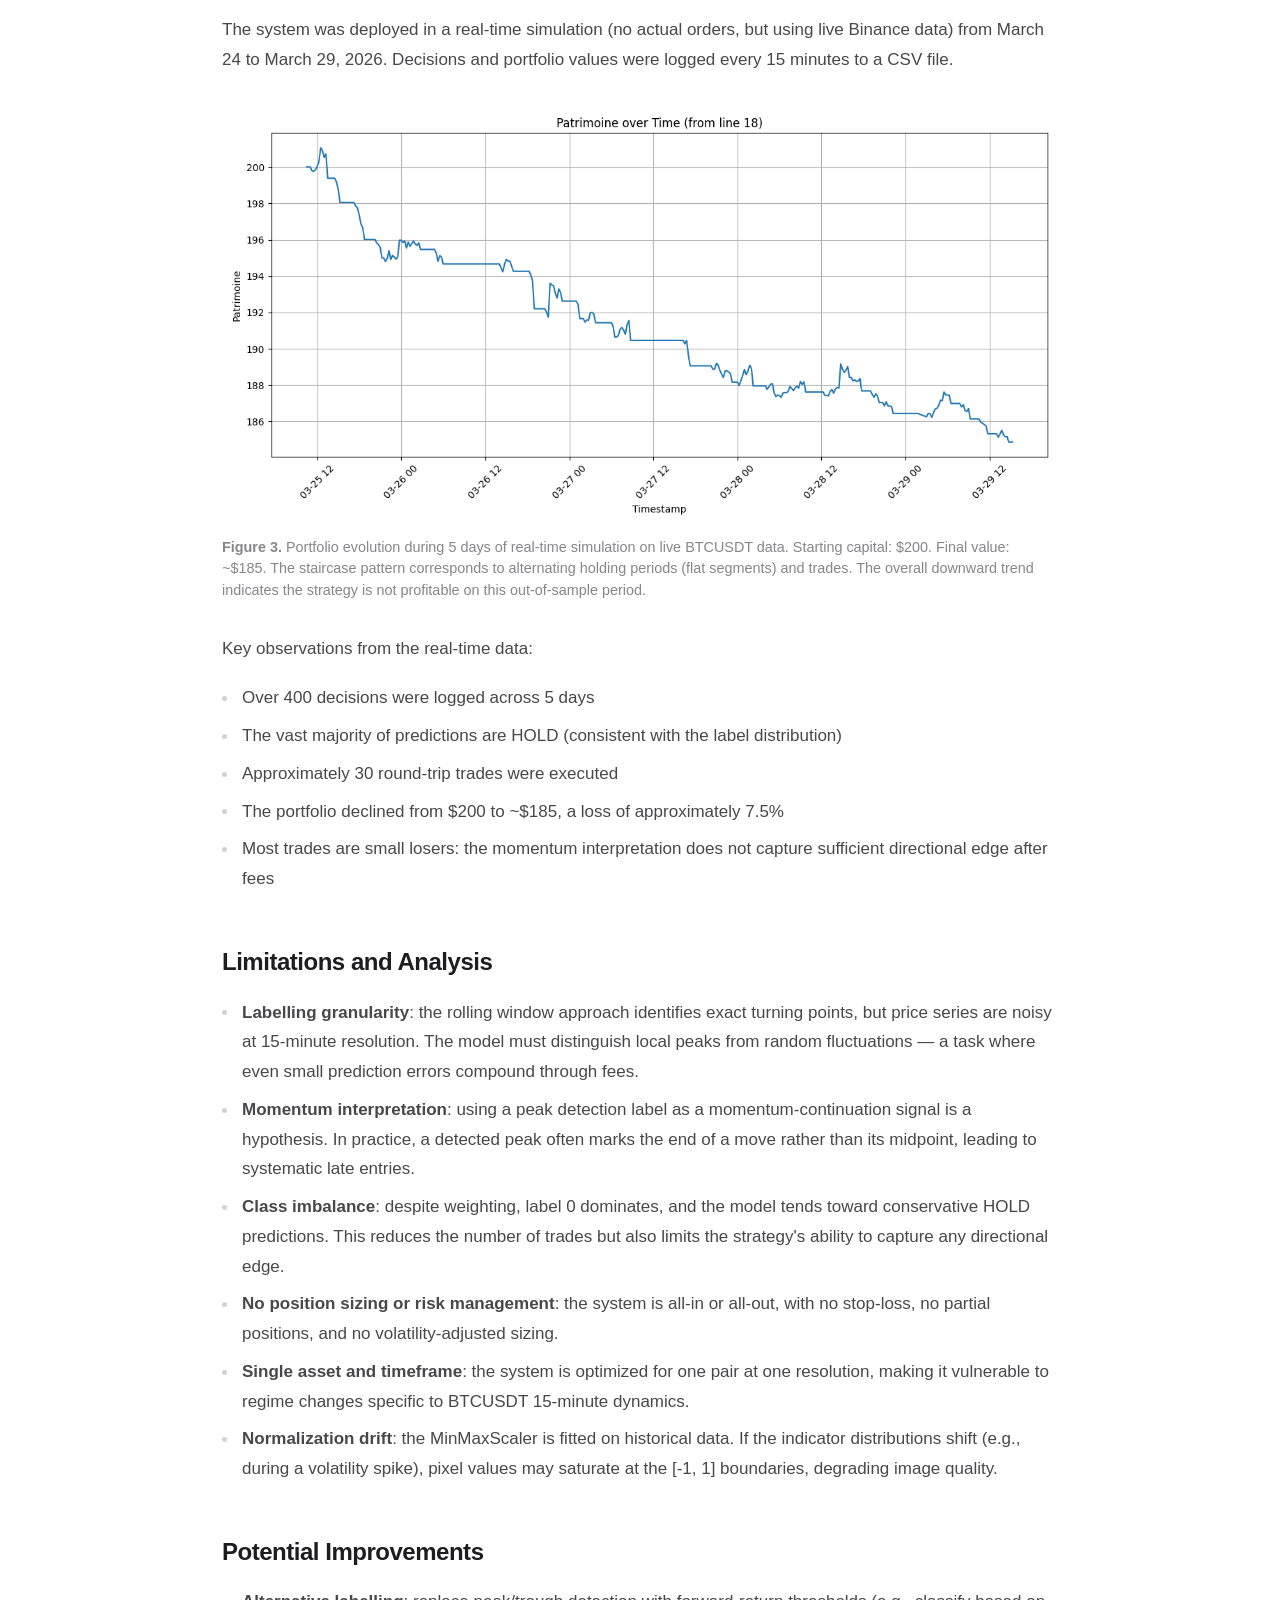
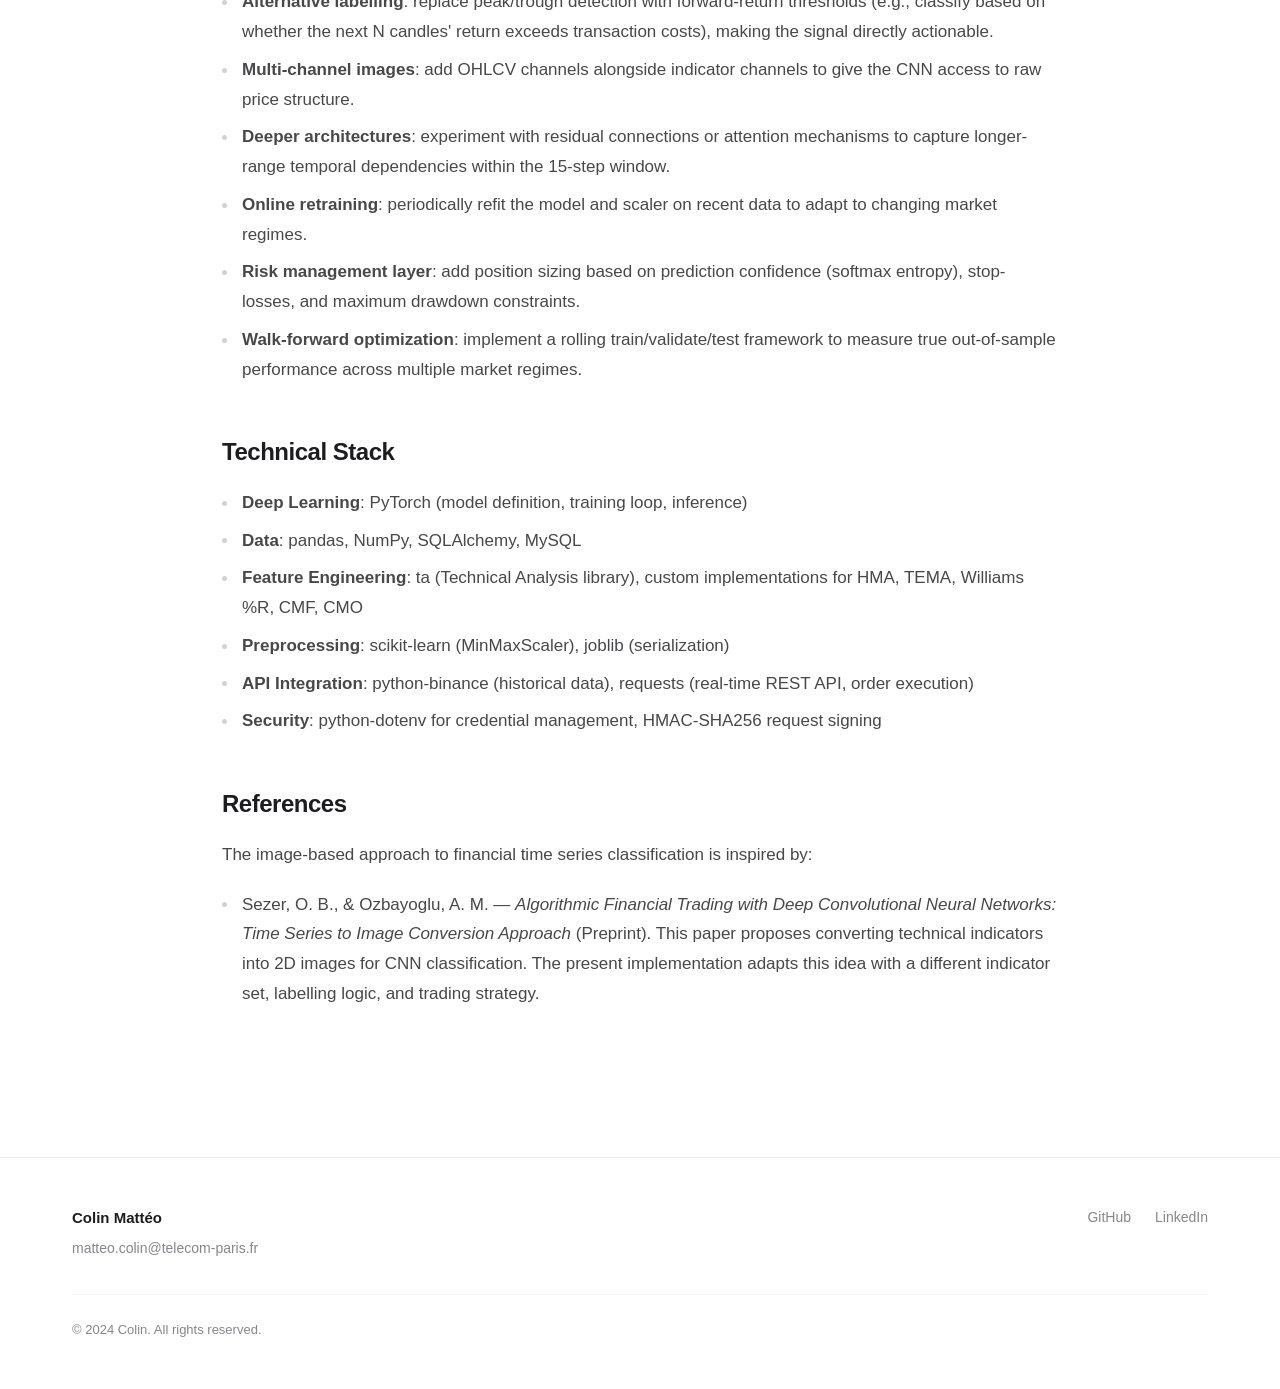
<file: projects/cnn_project.html>
<!DOCTYPE html>
<html lang="en">
<head>
    <meta charset="UTF-8">
    <meta name="viewport" content="width=device-width, initial-scale=1.0">
    <title>CNN Trading Bot — Colin</title>
    <link rel="stylesheet" href="../css/style.css">
    <style>
        .project-page {
            padding-top: calc(52px + 5rem);
            padding-bottom: var(--space-2xl);
        }

        .project-header {
            margin-bottom: var(--space-lg);
        }

        .project-back {
            display: inline-flex;
            align-items: center;
            gap: 0.5rem;
            font-size: 14px;
            color: var(--color-gray-500);
            margin-bottom: 2rem;
            transition: color var(--transition-fast);
        }

        .project-back:hover {
            color: var(--color-black);
        }

        .project-back svg {
            width: 16px;
            height: 16px;
        }

        .project-page-title {
            font-size: clamp(2rem, 4vw, 3rem);
            font-weight: 600;
            letter-spacing: -0.03em;
            margin-bottom: 1rem;
        }

        .project-page-meta {
            display: flex;
            align-items: center;
            gap: 1.5rem;
            margin-bottom: 1.5rem;
        }

        .project-page-date {
            font-size: 14px;
            color: var(--color-gray-500);
        }

        .project-page-tech {
            display: flex;
            flex-wrap: wrap;
            gap: 0.5rem;
        }

        .project-body {
            max-width: var(--max-width-narrow);
        }

        .project-body h2 {
            font-size: 1.5rem;
            font-weight: 600;
            letter-spacing: -0.02em;
            margin-top: 3rem;
            margin-bottom: 1rem;
            color: var(--color-black);
        }

        .project-body h3 {
            font-size: 1.2rem;
            font-weight: 600;
            letter-spacing: -0.01em;
            margin-top: 2rem;
            margin-bottom: 0.75rem;
            color: var(--color-black);
        }

        .project-body p {
            font-size: 1.0625rem;
            line-height: 1.75;
            color: var(--color-gray-700);
            margin-bottom: 1.25rem;
        }

        .project-body ul {
            list-style: none;
            margin-bottom: 1.25rem;
            padding-left: 0;
        }

        .project-body li {
            font-size: 1.0625rem;
            line-height: 1.75;
            color: var(--color-gray-700);
            padding-left: 1.25rem;
            position: relative;
            margin-bottom: 0.5rem;
        }

        .project-body li::before {
            content: '';
            position: absolute;
            left: 0;
            top: 0.75em;
            width: 5px;
            height: 5px;
            border-radius: 50%;
            background-color: var(--color-gray-300);
        }

        .project-body code {
            font-family: var(--font-mono);
            font-size: 0.875em;
            background-color: var(--color-gray-100);
            padding: 0.15em 0.4em;
            border-radius: 4px;
        }

        .project-body pre {
            background-color: var(--color-gray-100);
            border-radius: 8px;
            padding: 1.5rem;
            overflow-x: auto;
            margin-bottom: 1.5rem;
        }

        .project-body pre code {
            background: none;
            padding: 0;
            font-size: 14px;
            line-height: 1.6;
        }

        .project-figure {
            margin: 2rem 0;
        }

        .project-figure img {
            width: 100%;
            border-radius: 8px;
            border: 1px solid var(--color-gray-200);
        }

        .project-figure figcaption {
            font-size: 0.9rem;
            color: var(--color-gray-500);
            margin-top: 0.75rem;
            line-height: 1.5;
        }

        .indicator-table {
            width: 100%;
            border-collapse: collapse;
            margin-bottom: 1.5rem;
            font-size: 0.95rem;
        }

        .indicator-table th,
        .indicator-table td {
            padding: 0.6rem 1rem;
            text-align: left;
            border-bottom: 1px solid var(--color-gray-200);
        }

        .indicator-table th {
            font-weight: 600;
            color: var(--color-black);
            background-color: var(--color-gray-100);
        }

        .indicator-table td {
            color: var(--color-gray-700);
        }

        .label-table {
            width: 100%;
            border-collapse: collapse;
            margin-bottom: 1.5rem;
            font-size: 0.95rem;
        }

        .label-table th,
        .label-table td {
            padding: 0.6rem 1rem;
            text-align: center;
            border-bottom: 1px solid var(--color-gray-200);
        }

        .label-table th {
            font-weight: 600;
            color: var(--color-black);
            background-color: var(--color-gray-100);
        }

        .label-table td {
            color: var(--color-gray-700);
        }
    </style>
</head>
<body>
    <header class="header" role="banner">
        <nav class="nav" aria-label="Main navigation">
            <div class="nav-left">
                <a href="../index.html" class="nav-name">Colin Mattéo</a>
                <a href="../index.html#about" class="nav-link">About</a>
                <a href="../projects.html" class="nav-link">Projects</a>
                <a href="../index.html#contact" class="nav-link">Contact</a>
            </div>
            <div class="nav-right">
                <a href="../assets/CV_Matteo_Colin.pdf" class="nav-link" target="_blank" rel="noopener noreferrer">CV</a>
                <a href="https://github.com/V0H6P" class="nav-link" target="_blank" rel="noopener noreferrer">GitHub</a>
                <a href="https://www.linkedin.com/in/mattéo-colin-82a244336" class="nav-link" target="_blank" rel="noopener noreferrer">LinkedIn</a>
            </div>
        </nav>
    </header>

    <main class="project-page">
        <div class="container container--narrow">
            <a href="../projects.html" class="project-back">
                <svg xmlns="http://www.w3.org/2000/svg" viewBox="0 0 24 24" fill="none" stroke="currentColor" stroke-width="2" stroke-linecap="round" stroke-linejoin="round" aria-hidden="true">
                    <path d="M19 12H5M12 19l-7-7 7-7"/>
                </svg>
                Back to Projects
            </a>

            <header class="project-header">
                <h1 class="project-page-title">CNN-Based BTCUSDT Trading System</h1>
                <div class="project-page-meta">
                    <span class="project-page-date">March 2026</span>
                </div>
                <div class="project-page-tech">
                    <span class="tech-tag">PyTorch</span>
                    <span class="tech-tag">CNN</span>
                    <span class="tech-tag">Technical Analysis</span>
                    <span class="tech-tag">Binance API</span>
                    <span class="tech-tag">MySQL</span>
                    <span class="tech-tag">Backtesting</span>
                </div>
            </header>

            <div class="project-body">
                <h2>Project Overview</h2>
                <p>This project implements an end-to-end automated trading system for BTCUSDT on Binance. The core idea is to encode market state as a grayscale image — a 15&times;15 matrix where rows represent time steps and columns represent normalized technical indicators — and to train a convolutional neural network to classify each image into one of three actions: HOLD, SELL, or BUY.</p>
                <p>The system covers the full pipeline: historical data collection and storage in MySQL, feature engineering with 15 technical indicators, image construction, CNN training with class balancing, backtesting against a Buy &amp; Hold benchmark, and live inference on 15-minute candles via the Binance REST API.</p>

                <h2>Data Pipeline</h2>

                <h3>Historical Data Collection</h3>
                <p>Historical OHLCV candles are downloaded from the Binance API using the <code>python-binance</code> library and stored in a local MySQL database. The script handles deduplication by querying existing timestamps before insertion, preventing data corruption when re-running.</p>
                <p>Three tables are maintained at different temporal resolutions:</p>
                <ul>
                    <li><code>btcusdt</code> — 1-minute candles</li>
                    <li><code>btcusdt_15min</code> — 15-minute candles (primary resolution for CNN training)</li>
                    <li><code>btcusdt_1h</code> — 1-hour candles</li>
                </ul>
                <p>The training data spans approximately September 2024 to January 2026, representing over 40,000 15-minute candles. Data access is handled through SQLAlchemy with parameterized date-range queries.</p>

                <h3>Real-Time Data Acquisition</h3>
                <p>For live inference, a dedicated module queries the Binance public REST API endpoint <code>/api/v3/klines</code>. It requests the 54 most recent closed 15-minute candles. To ensure only fully closed candles are returned, the request computes an <code>endTime</code> parameter set to one millisecond before the start of the current 15-minute block. This avoids acting on incomplete price information.</p>

                <h2>Feature Engineering</h2>

                <h3>Technical Indicators</h3>
                <p>From each raw OHLCV candle, 15 technical indicators are computed. These were selected to capture complementary dimensions of market state: trend direction, momentum, volatility, and volume flow.</p>

                <table class="indicator-table">
                    <thead>
                        <tr><th>#</th><th>Indicator</th><th>Category</th><th>Window</th></tr>
                    </thead>
                    <tbody>
                        <tr><td>1</td><td>RSI</td><td>Momentum</td><td>14</td></tr>
                        <tr><td>2</td><td>WMA</td><td>Trend</td><td>9</td></tr>
                        <tr><td>3</td><td>EMA</td><td>Trend</td><td>14</td></tr>
                        <tr><td>4</td><td>SMA</td><td>Trend</td><td>14</td></tr>
                        <tr><td>5</td><td>HMA (Hull Moving Average)</td><td>Trend</td><td>16</td></tr>
                        <tr><td>6</td><td>TEMA (Triple EMA)</td><td>Trend</td><td>14</td></tr>
                        <tr><td>7</td><td>CCI</td><td>Trend</td><td>20</td></tr>
                        <tr><td>8</td><td>MACD</td><td>Trend</td><td>26/12</td></tr>
                        <tr><td>9</td><td>PPO</td><td>Momentum</td><td>26/12</td></tr>
                        <tr><td>10</td><td>ROC</td><td>Momentum</td><td>12</td></tr>
                        <tr><td>11</td><td>ADX</td><td>Trend</td><td>14</td></tr>
                        <tr><td>12</td><td>Parabolic SAR</td><td>Trend</td><td>—</td></tr>
                        <tr><td>13</td><td>Williams %R</td><td>Momentum</td><td>14</td></tr>
                        <tr><td>14</td><td>CMF (Chaikin Money Flow)</td><td>Volume</td><td>21</td></tr>
                        <tr><td>15</td><td>CMO (Chande Momentum)</td><td>Momentum</td><td>14</td></tr>
                    </tbody>
                </table>

                <p>The HMA and TEMA are not available directly in the <code>ta</code> library. They are computed from primitive operations: HMA uses a composition of WMA at different periods (<code>WMA(2&middot;WMA(n/2) - WMA(n), sqrt(n))</code>), and TEMA uses triple recursion of EMA (<code>3&middot;EMA - 3&middot;EMA(EMA) + EMA(EMA(EMA))</code>). Williams %R, CMF, and CMO are also implemented manually to handle edge cases (division by zero replaced with NaN, then dropped).</p>

                <h3>Labelling Strategy</h3>
                <p>Labels are assigned using a centered rolling window of size 11 on the close prices. The logic is deterministic:</p>

                <table class="label-table">
                    <thead>
                        <tr><th>Condition</th><th>Label</th><th>Interpretation</th></tr>
                    </thead>
                    <tbody>
                        <tr><td>Close at center = window max</td><td>2</td><td>Local peak</td></tr>
                        <tr><td>Close at center = window min</td><td>1</td><td>Local trough</td></tr>
                        <tr><td>Otherwise</td><td>0</td><td>Neutral</td></tr>
                    </tbody>
                </table>

                <p>This approach identifies exact turning points in the price series. The centered window means labels cannot be computed for the most recent 5 candles, which is acceptable since labelling is only used for training, not inference.</p>

                <h3>Normalization</h3>
                <p>All 15 indicator columns are scaled to the range [-1, 1] using a <code>MinMaxScaler</code> fitted exclusively on the training set. This scaler is serialized with <code>joblib</code> and reused during validation, backtesting, and live inference to prevent data leakage.</p>

                <h2>Image Construction</h2>
                <p>After normalization, the data is sliced into overlapping windows of 15 consecutive rows. Each window produces a matrix of shape (15, 15) — 15 time steps &times; 15 features — which is treated as a single-channel grayscale image.</p>
                <p>Each pixel encodes the normalized value of one indicator at one time step. Spatial coherence is exploited by the CNN: vertically, the network can detect temporal patterns in individual indicators; horizontally, it can detect correlations across indicators at a given moment.</p>

                <figure class="project-figure">
                    <img src="image/image_ex.png" alt="Example of a 15x15 matrix image fed to the CNN">
                    <figcaption><strong>Figure 1.</strong> Example of a 15&times;15 input matrix visualized as a grayscale heatmap. The x-axis represents the 15 technical indicators, and the y-axis represents 15 consecutive time steps. Values range from -1 (black) to +1 (white). The vertical gradient patterns reveal temporal trends in individual indicators, while horizontal patterns capture cross-indicator structure at a given moment.</figcaption>
                </figure>

                <p>For training, each matrix is paired with the label of its final (15th) row. For live inference, a single matrix is generated from the 15 most recent rows of the 54-candle fetch (the first ~39 candles are consumed by the indicator warm-up periods).</p>

                <h2>CNN Architecture</h2>
                <p>The model, <code>PriceCNN</code>, is a compact convolutional network designed for the small 15&times;15 input size:</p>

<pre><code>Input: [batch, 1, 15, 15]
  → Conv2d(1, 32, kernel=3, padding=1)   → ReLU
  → Conv2d(32, 64, kernel=3, padding=1)  → ReLU
  → MaxPool2d(2)                          → 64 × 7 × 7
  → Dropout(0.25)
  → Flatten                               → 3136
  → Linear(3136, 128)                     → ReLU
  → Dropout(0.5)
  → Linear(128, 3)
Output: 3 logits (HOLD, SELL, BUY)</code></pre>

                <p>Design choices:</p>
                <ul>
                    <li><strong>Padding=1 on 3&times;3 convolutions</strong> preserves spatial dimensions before pooling, allowing the two convolutional layers to operate at full resolution.</li>
                    <li><strong>MaxPool2d(2)</strong> reduces the 15&times;15 feature maps to 7&times;7 (floor division), producing a 3136-dimensional flattened vector.</li>
                    <li><strong>Two dropout layers</strong> (0.25 post-convolution, 0.5 pre-classifier) serve as regularization given the relatively small dataset.</li>
                    <li><strong>No batch normalization</strong> — the MinMaxScaler normalization provides stable input distributions.</li>
                </ul>

                <h2>Training Procedure</h2>

                <h3>Class Imbalance Handling</h3>
                <p>The neutral class (label 0) is heavily over-represented in the data since most candles are neither local peaks nor troughs. To counteract this, the <code>CrossEntropyLoss</code> is configured with inverse-frequency class weights:</p>

<pre><code>counts = np.bincount(labels, minlength=3)
weights = counts.sum() / (len(counts) * counts)
weights = weights / weights.mean()  # normalize to mean=1
criterion = nn.CrossEntropyLoss(weight=class_weights)</code></pre>

                <p>This ensures that errors on minority classes (peaks and troughs) are penalized proportionally more during backpropagation.</p>

                <h3>Optimizer and Scheduling</h3>
                <ul>
                    <li><strong>AdamW</strong> with weight decay of 1e-4 for L2 regularization</li>
                    <li><strong>ReduceLROnPlateau</strong> scheduler: reduces learning rate by factor 0.5 after 2 epochs without validation loss improvement, with a floor at 1e-5</li>
                    <li><strong>Early stopping</strong>: training halts after 5-7 epochs without improvement (patience depends on dataset size)</li>
                </ul>

                <h3>Automatic Hyperparameter Configuration</h3>
                <p>A configuration function adapts batch size, learning rate, epoch budget, and early stopping patience based on the training set size:</p>

                <table class="indicator-table">
                    <thead>
                        <tr><th>Train size</th><th>Batch size</th><th>Learning rate</th><th>Max epochs</th><th>Patience</th></tr>
                    </thead>
                    <tbody>
                        <tr><td>&lt; 3,000</td><td>32</td><td>5e-4</td><td>45</td><td>7</td></tr>
                        <tr><td>3,000 – 10,000</td><td>64</td><td>8e-4</td><td>35</td><td>6</td></tr>
                        <tr><td>&gt; 10,000</td><td>128</td><td>1e-3</td><td>30</td><td>5</td></tr>
                    </tbody>
                </table>

                <p>On CPU, batch size is capped at 64 to avoid slowdowns from memory pressure.</p>

                <h3>Data Split</h3>
                <p>The training set spans September 2024 to January 2026. The validation set covers January 10 to February 10, 2026. This temporal split ensures no future information leaks into training. The best model checkpoint is selected by validation loss, with validation accuracy as a secondary criterion.</p>

                <h2>Trading Strategy</h2>
                <p>The implemented strategy is momentum-based. The interpretation of the labels is inverted from what a naive reading might suggest:</p>
                <ul>
                    <li><strong>Label 2 (local peak detected)</strong> → BUY: the model identifies a strong recent upward move, interpreted as momentum that will continue.</li>
                    <li><strong>Label 1 (local trough detected)</strong> → SELL: the model identifies a strong recent downward move, interpreted as bearish momentum.</li>
                    <li><strong>Label 0 (neutral)</strong> → HOLD: no action taken.</li>
                </ul>
                <p>The system maintains a binary state: it is either fully in USD or fully in BTC. A BUY signal when already holding BTC is ignored, and vice versa. Transaction fees of 0.1% are applied on every trade.</p>

                <h2>Live Pipeline</h2>
                <p>The production loop executes every 15 minutes with the following steps:</p>
                <ul>
                    <li>Wait until the clock reaches a multiple of 15 minutes</li>
                    <li>Fetch 54 closed candles from the Binance public API</li>
                    <li>Compare with the last processed set to avoid duplicate signals</li>
                    <li>Compute indicators, normalize, and extract the final 15&times;15 matrix</li>
                    <li>Run inference through the loaded CNN model</li>
                    <li>If BUY or SELL: place a market order via the Binance authenticated API</li>
                </ul>
                <p>Two trading modules exist: a testnet version for paper trading (<code>place_order_demo.py</code>) and a production version (<code>place_order.py</code>) that includes exchange filter validation (lot size, step size, minimum notional), quantity normalization, and structured error handling. API keys are loaded from environment variables via <code>python-dotenv</code>.</p>

                <h2>Backtesting</h2>

                <h3>Sliding Window Backtest</h3>
                <p>The most realistic backtest (<code>financial_analysis2.py</code>) replicates the live pipeline exactly: for each iteration, it takes a fresh window of 54 candles, generates a single image, runs the prediction, and executes at the open price of the next candle. This avoids look-ahead bias that would occur with pre-computing all images from a single normalized dataset.</p>

                <figure class="project-figure">
                    <img src="image/PnL.png" alt="Backtest results: Strategy vs Buy and Hold with sliding window">
                    <figcaption><strong>Figure 2.</strong> Backtest on BTCUSDT 15-minute candles (March 25–29, 2026) with a $200 initial capital. The blue line represents the CNN momentum strategy; the orange line represents a Buy &amp; Hold baseline. The strategy reduces drawdown compared to Buy &amp; Hold during this bearish period, declining from $200 to ~$187 while B&amp;H drops to ~$186. The stepped pattern of the strategy curve reflects the binary in/out-of-market state.</figcaption>
                </figure>

                <p>The backtest benchmark is a simple Buy &amp; Hold: the entire capital is converted to BTC at the first candle's close price, and its value is tracked over time. Both strategies include 0.1% fees.</p>

                <h2>Real-Time Simulation Results</h2>
                <p>The system was deployed in a real-time simulation (no actual orders, but using live Binance data) from March 24 to March 29, 2026. Decisions and portfolio values were logged every 15 minutes to a CSV file.</p>

                <figure class="project-figure">
                    <img src="image/PnL_real_data.png" alt="Real-time simulation results showing portfolio decline">
                    <figcaption><strong>Figure 3.</strong> Portfolio evolution during 5 days of real-time simulation on live BTCUSDT data. Starting capital: $200. Final value: ~$185. The staircase pattern corresponds to alternating holding periods (flat segments) and trades. The overall downward trend indicates the strategy is not profitable on this out-of-sample period.</figcaption>
                </figure>

                <p>Key observations from the real-time data:</p>
                <ul>
                    <li>Over 400 decisions were logged across 5 days</li>
                    <li>The vast majority of predictions are HOLD (consistent with the label distribution)</li>
                    <li>Approximately 30 round-trip trades were executed</li>
                    <li>The portfolio declined from $200 to ~$185, a loss of approximately 7.5%</li>
                    <li>Most trades are small losers: the momentum interpretation does not capture sufficient directional edge after fees</li>
                </ul>

                <h2>Limitations and Analysis</h2>
                <ul>
                    <li><strong>Labelling granularity</strong>: the rolling window approach identifies exact turning points, but price series are noisy at 15-minute resolution. The model must distinguish local peaks from random fluctuations — a task where even small prediction errors compound through fees.</li>
                    <li><strong>Momentum interpretation</strong>: using a peak detection label as a momentum-continuation signal is a hypothesis. In practice, a detected peak often marks the end of a move rather than its midpoint, leading to systematic late entries.</li>
                    <li><strong>Class imbalance</strong>: despite weighting, label 0 dominates, and the model tends toward conservative HOLD predictions. This reduces the number of trades but also limits the strategy's ability to capture any directional edge.</li>
                    <li><strong>No position sizing or risk management</strong>: the system is all-in or all-out, with no stop-loss, no partial positions, and no volatility-adjusted sizing.</li>
                    <li><strong>Single asset and timeframe</strong>: the system is optimized for one pair at one resolution, making it vulnerable to regime changes specific to BTCUSDT 15-minute dynamics.</li>
                    <li><strong>Normalization drift</strong>: the MinMaxScaler is fitted on historical data. If the indicator distributions shift (e.g., during a volatility spike), pixel values may saturate at the [-1, 1] boundaries, degrading image quality.</li>
                </ul>

                <h2>Potential Improvements</h2>
                <ul>
                    <li><strong>Alternative labelling</strong>: replace peak/trough detection with forward-return thresholds (e.g., classify based on whether the next N candles' return exceeds transaction costs), making the signal directly actionable.</li>
                    <li><strong>Multi-channel images</strong>: add OHLCV channels alongside indicator channels to give the CNN access to raw price structure.</li>
                    <li><strong>Deeper architectures</strong>: experiment with residual connections or attention mechanisms to capture longer-range temporal dependencies within the 15-step window.</li>
                    <li><strong>Online retraining</strong>: periodically refit the model and scaler on recent data to adapt to changing market regimes.</li>
                    <li><strong>Risk management layer</strong>: add position sizing based on prediction confidence (softmax entropy), stop-losses, and maximum drawdown constraints.</li>
                    <li><strong>Walk-forward optimization</strong>: implement a rolling train/validate/test framework to measure true out-of-sample performance across multiple market regimes.</li>
                </ul>

                <h2>Technical Stack</h2>
                <ul>
                    <li><strong>Deep Learning</strong>: PyTorch (model definition, training loop, inference)</li>
                    <li><strong>Data</strong>: pandas, NumPy, SQLAlchemy, MySQL</li>
                    <li><strong>Feature Engineering</strong>: ta (Technical Analysis library), custom implementations for HMA, TEMA, Williams %R, CMF, CMO</li>
                    <li><strong>Preprocessing</strong>: scikit-learn (MinMaxScaler), joblib (serialization)</li>
                    <li><strong>API Integration</strong>: python-binance (historical data), requests (real-time REST API, order execution)</li>
                    <li><strong>Security</strong>: python-dotenv for credential management, HMAC-SHA256 request signing</li>
                </ul>

                <h2>References</h2>
                <p>The image-based approach to financial time series classification is inspired by:</p>
                <ul>
                    <li>Sezer, O. B., &amp; Ozbayoglu, A. M. — <em>Algorithmic Financial Trading with Deep Convolutional Neural Networks: Time Series to Image Conversion Approach</em> (Preprint). This paper proposes converting technical indicators into 2D images for CNN classification. The present implementation adapts this idea with a different indicator set, labelling logic, and trading strategy.</li>
                </ul>
            </div>
        </div>
    </main>

    <footer class="footer" role="contentinfo">
        <div class="container">
            <div class="footer-content">
                <div class="footer-info">
                    <p class="footer-name">Colin Mattéo</p>
                    <p class="footer-email"><a href="mailto:matteo.colin@telecom-paris.fr">matteo.colin@telecom-paris.fr</a></p>
                </div>
                <div class="footer-links">
                    <a href="https://github.com/V0H6P" target="_blank" rel="noopener noreferrer">GitHub</a>
                    <a href="https://www.linkedin.com/in/mattéo-colin-82a244336" target="_blank" rel="noopener noreferrer">LinkedIn</a>
                </div>
            </div>
            <div class="footer-bottom">
                <p>&copy; 2024 Colin. All rights reserved.</p>
            </div>
        </div>
    </footer>
</body>
</html>
</file>
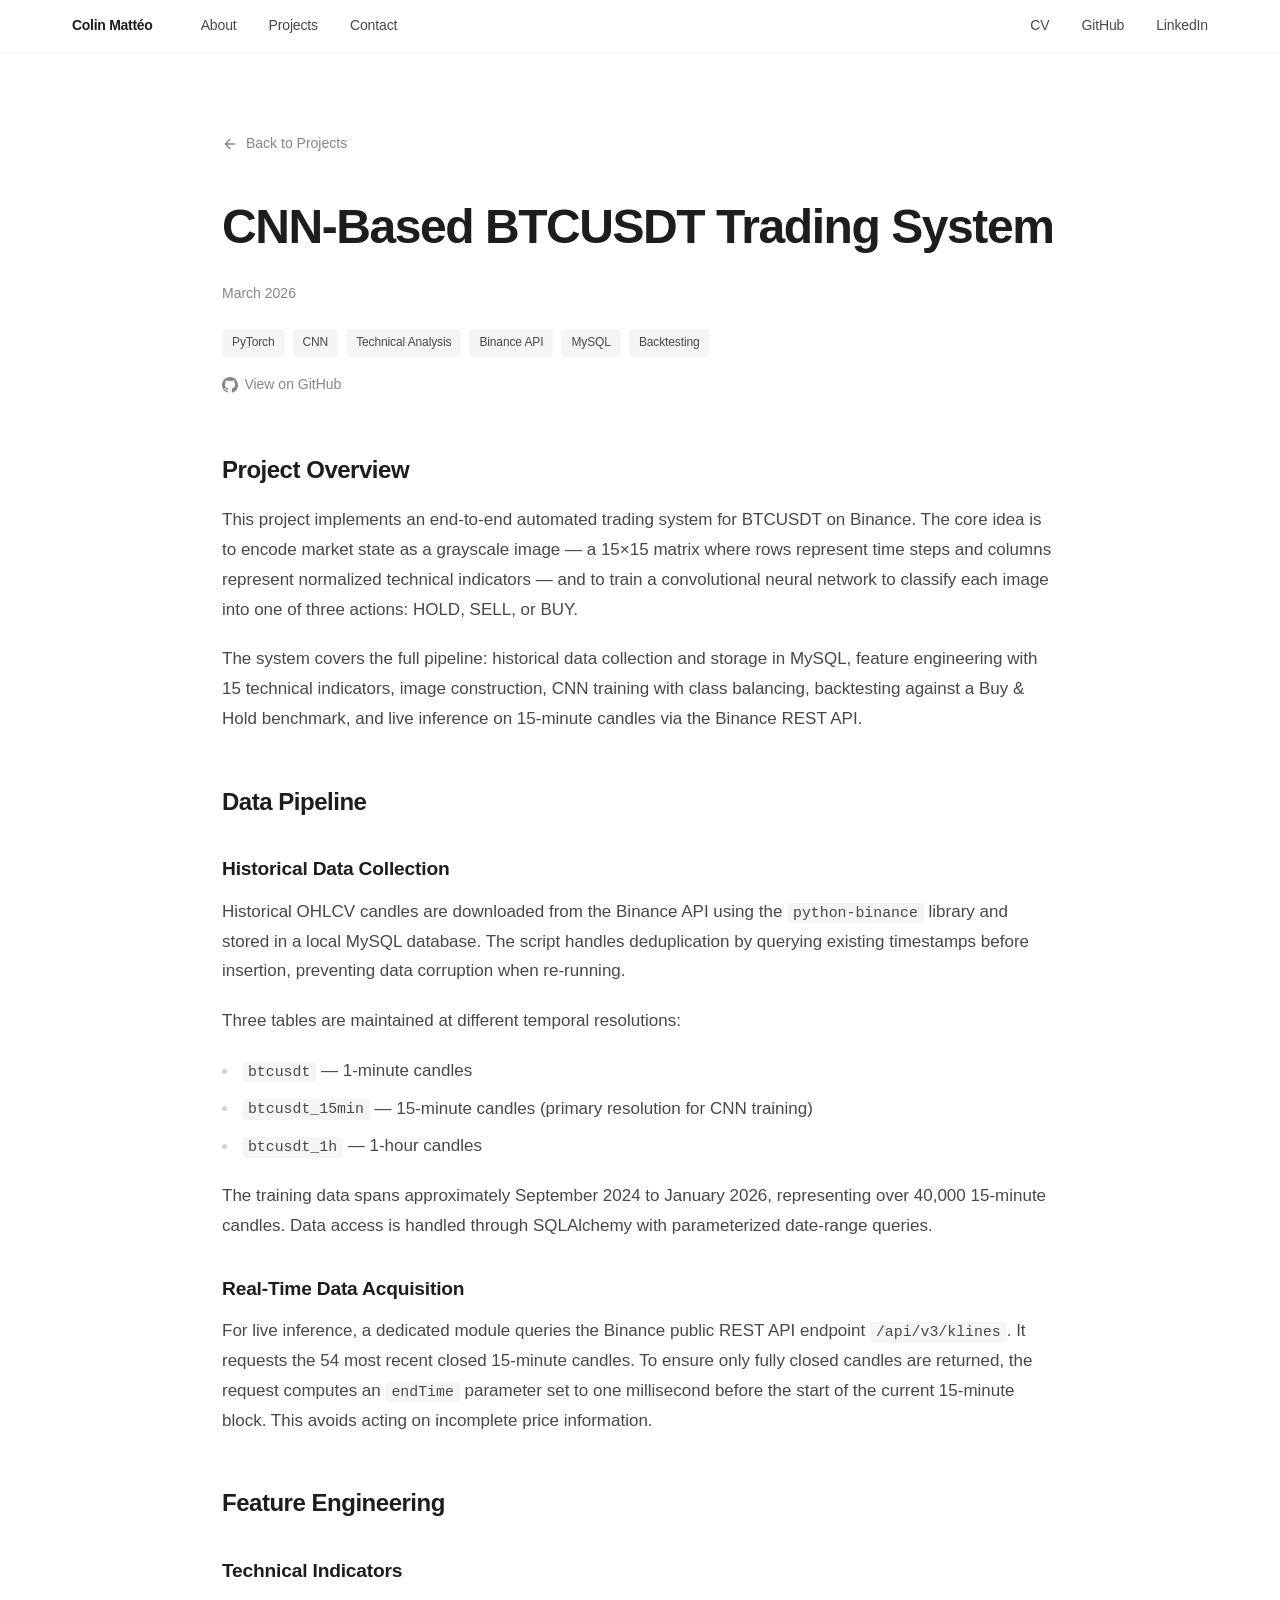
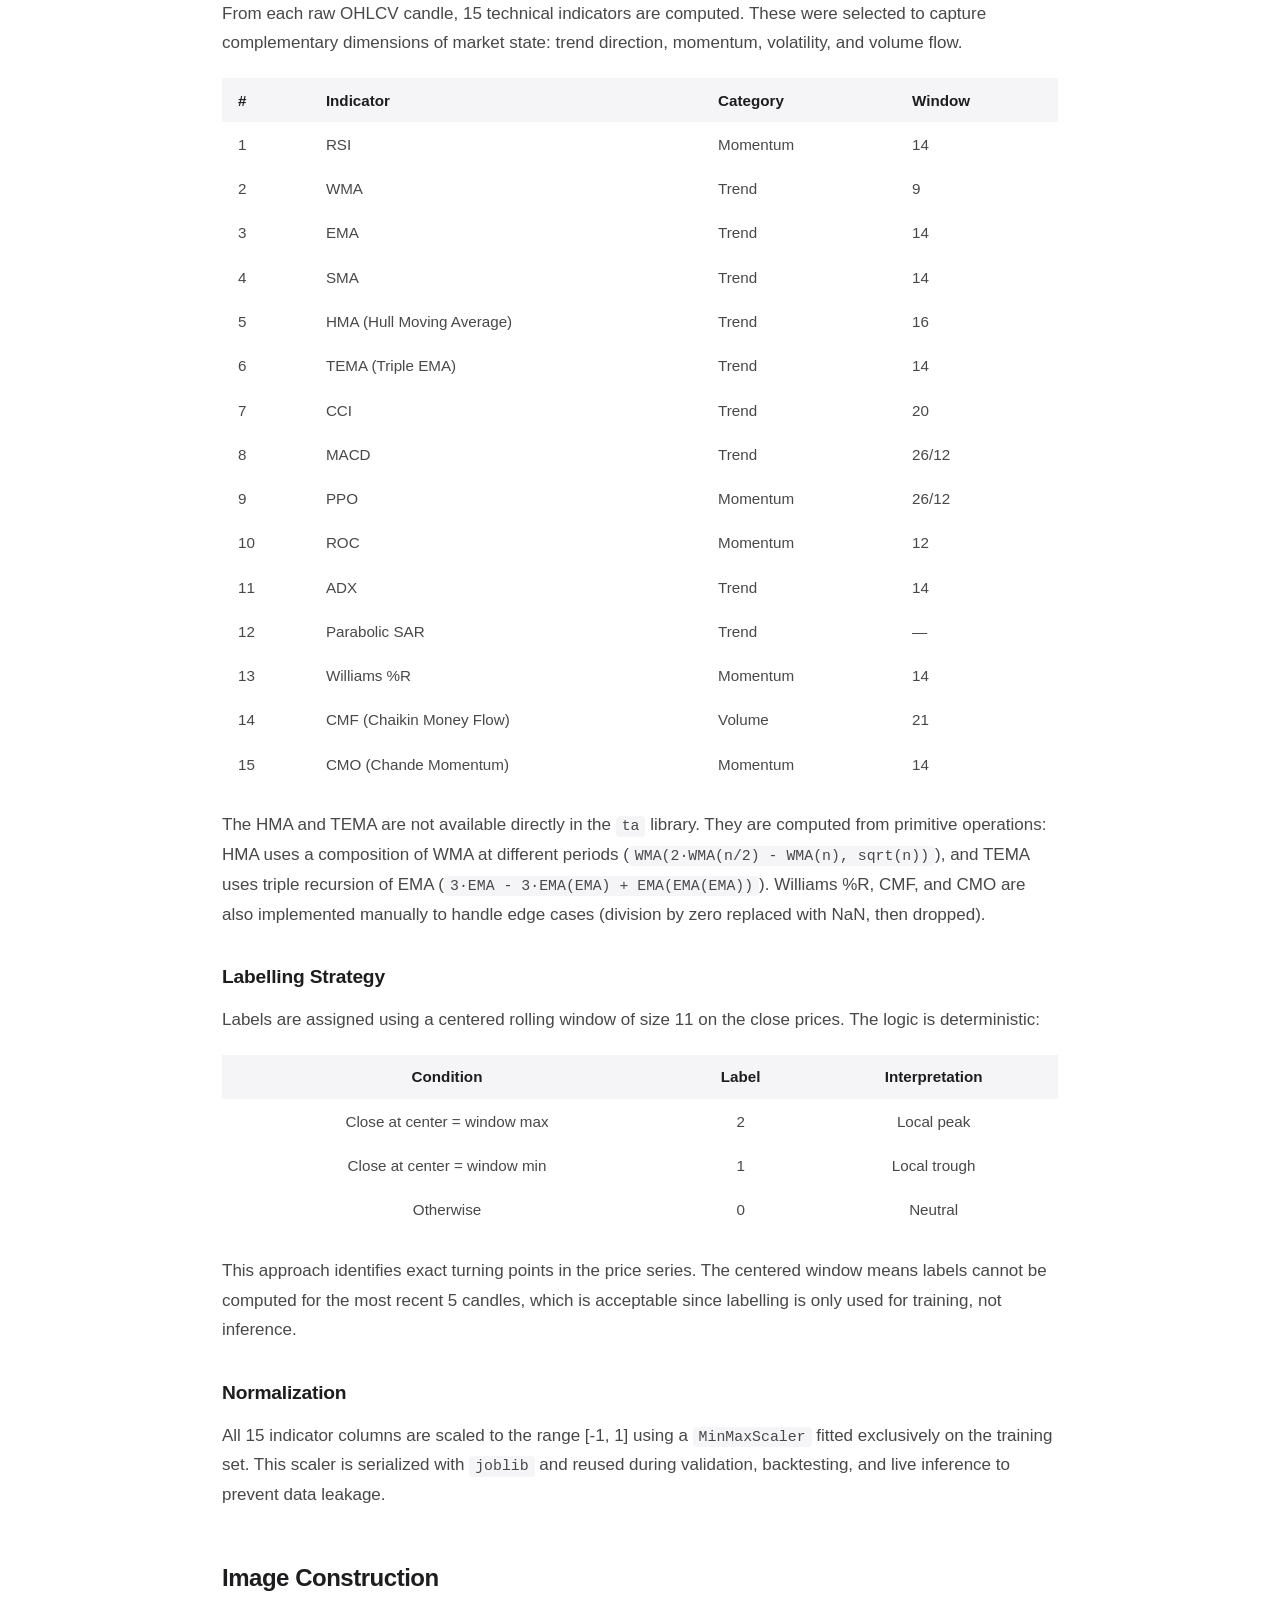
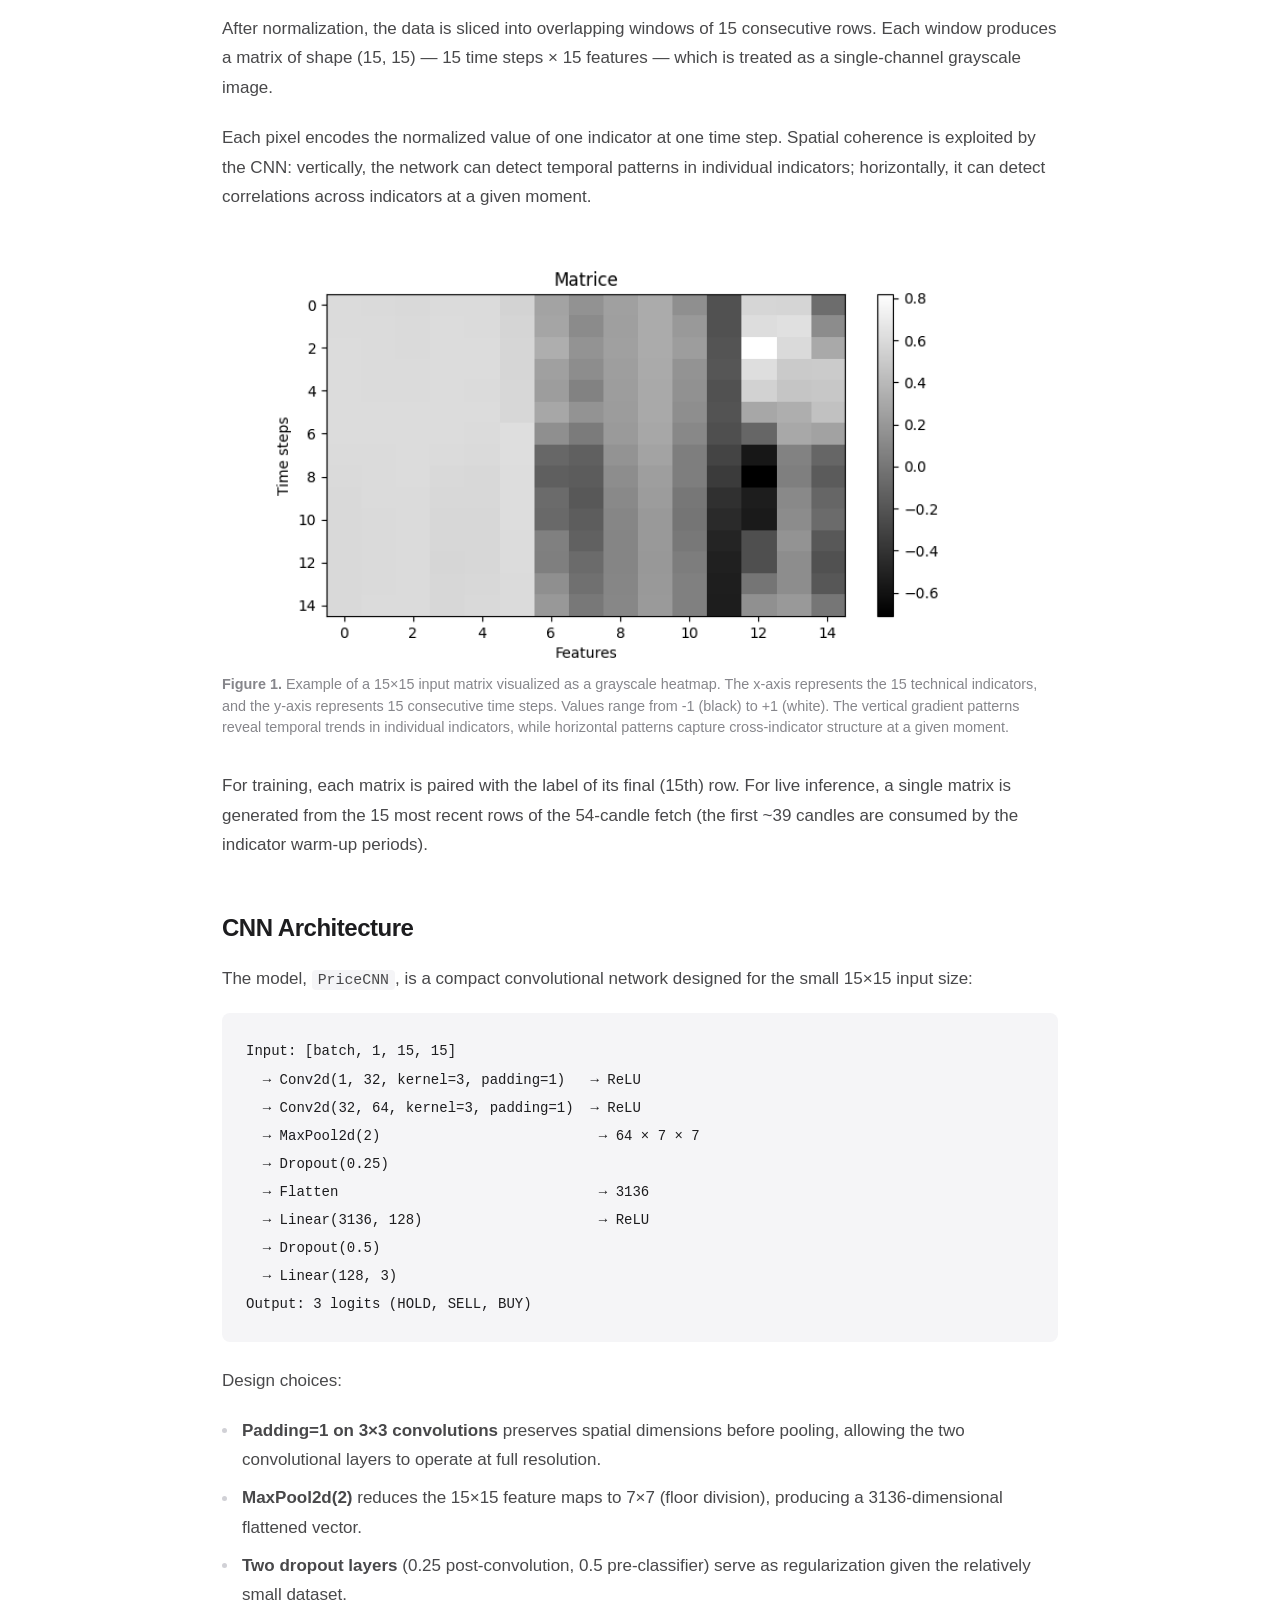
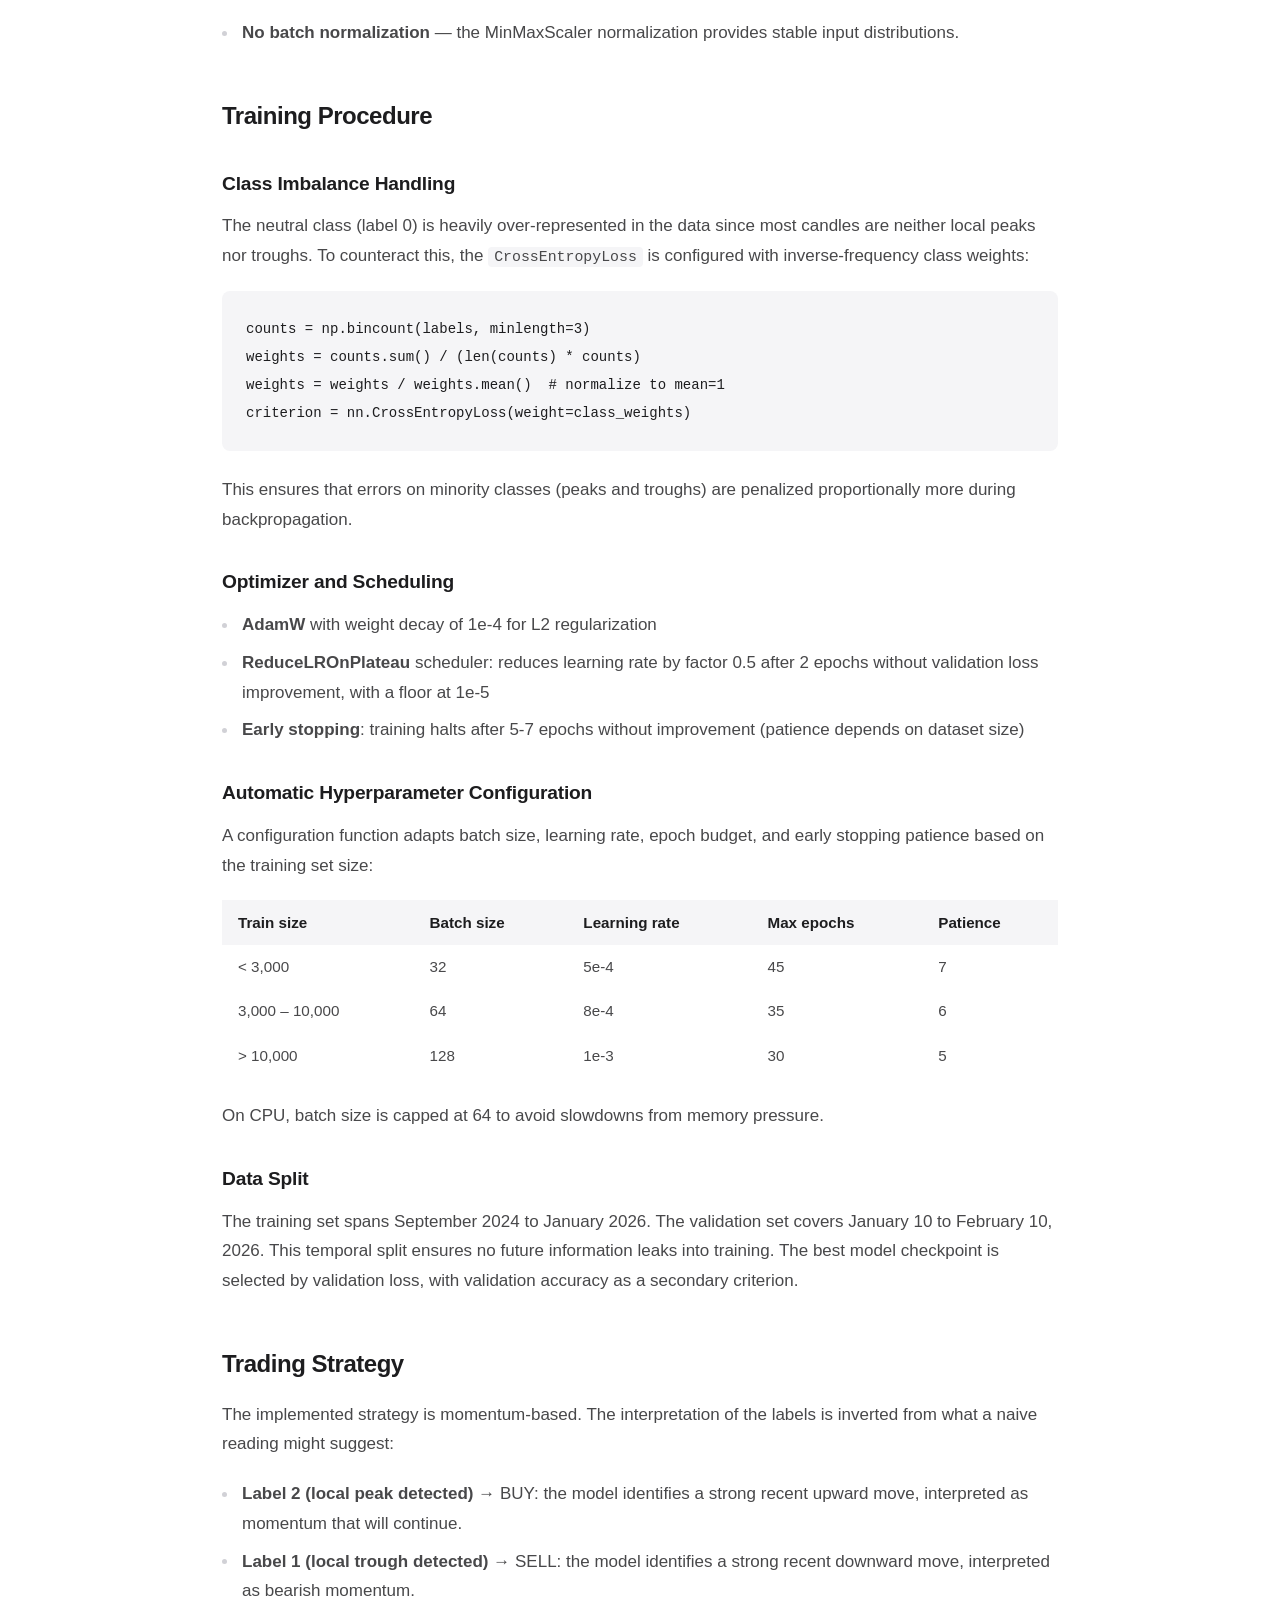
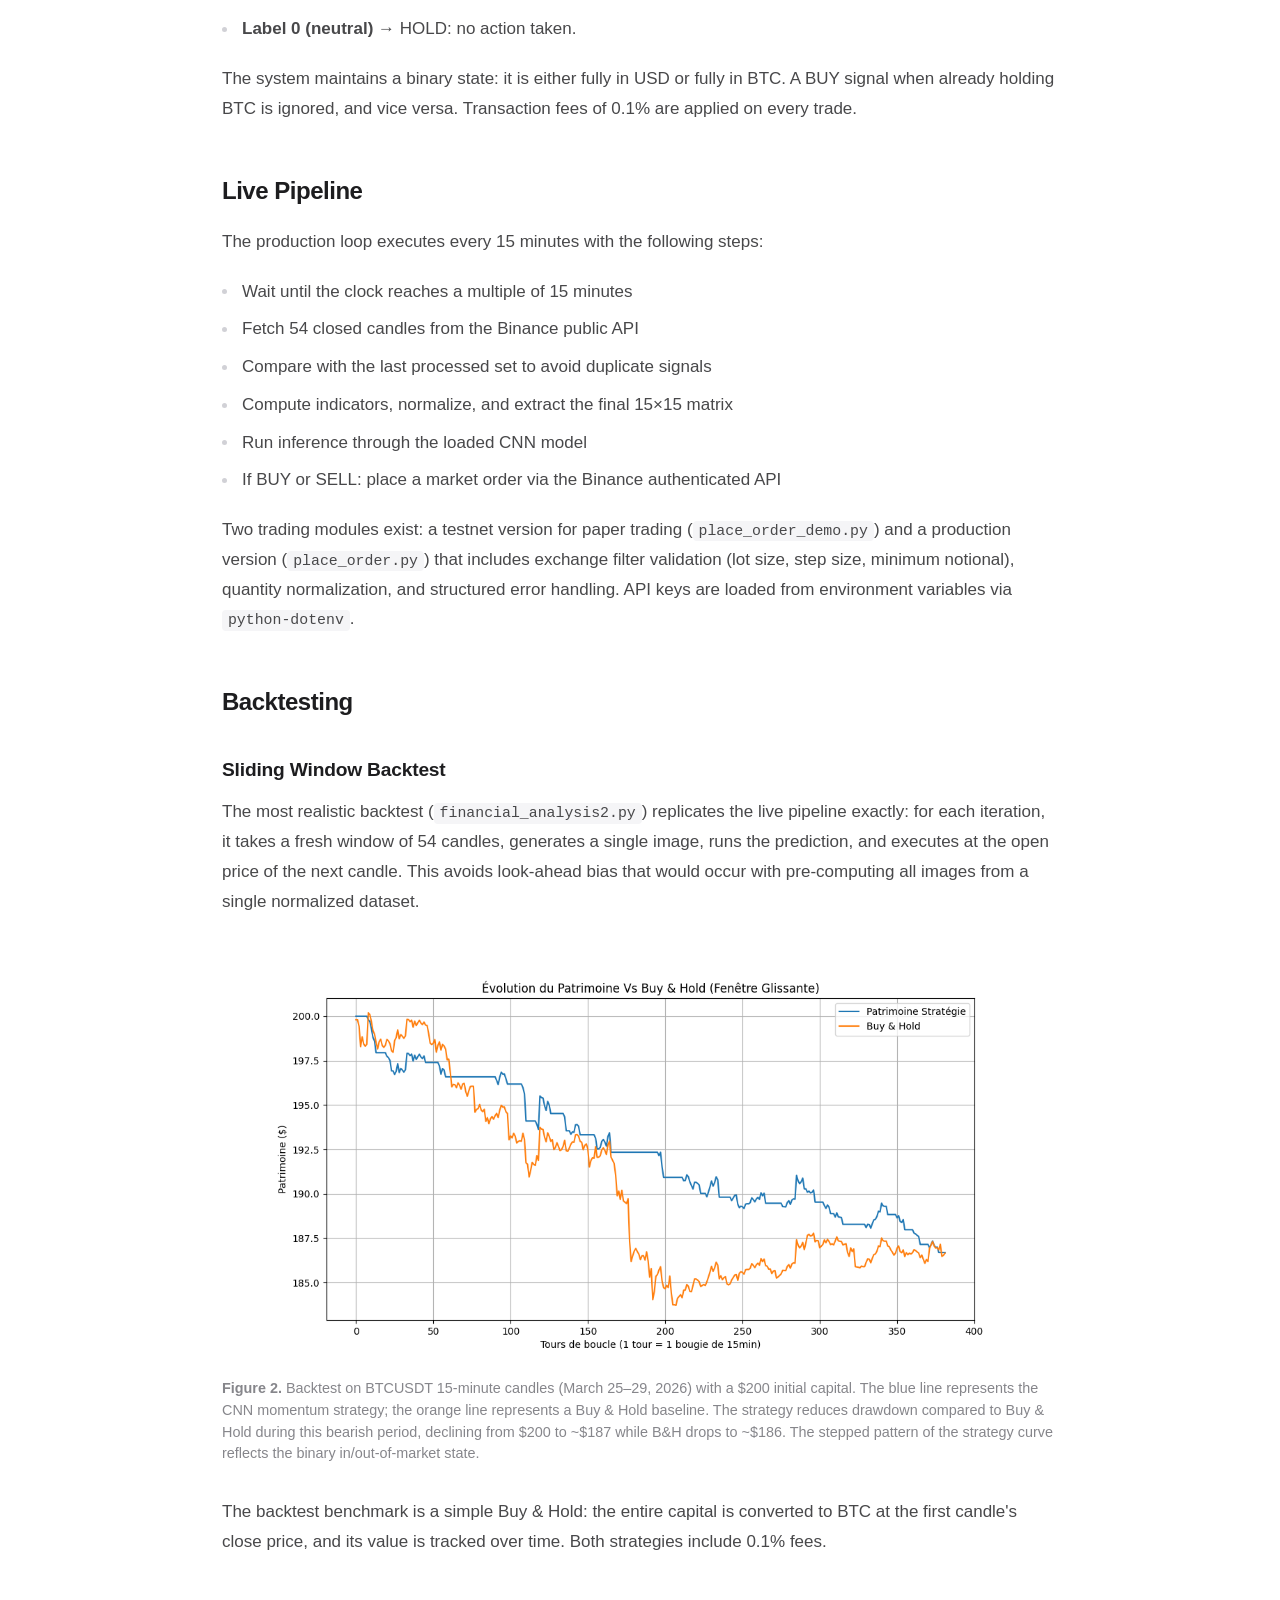
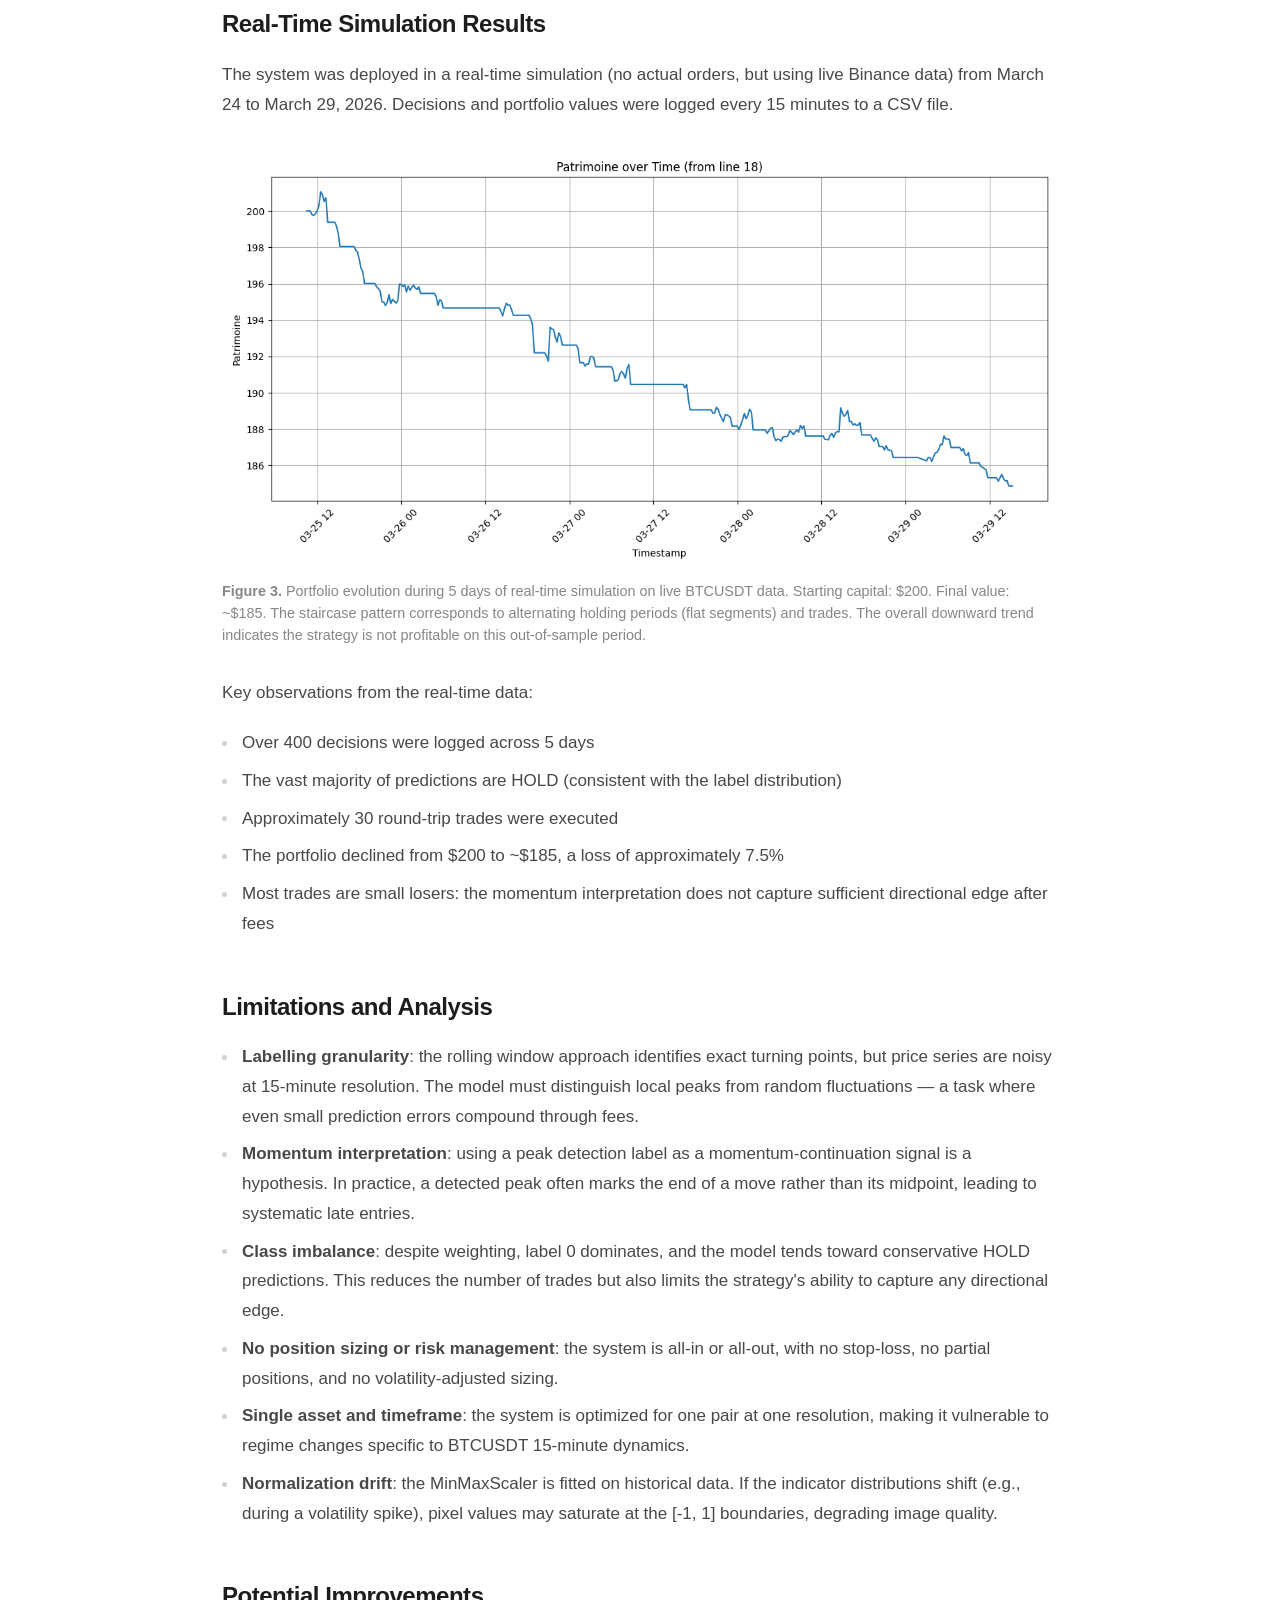
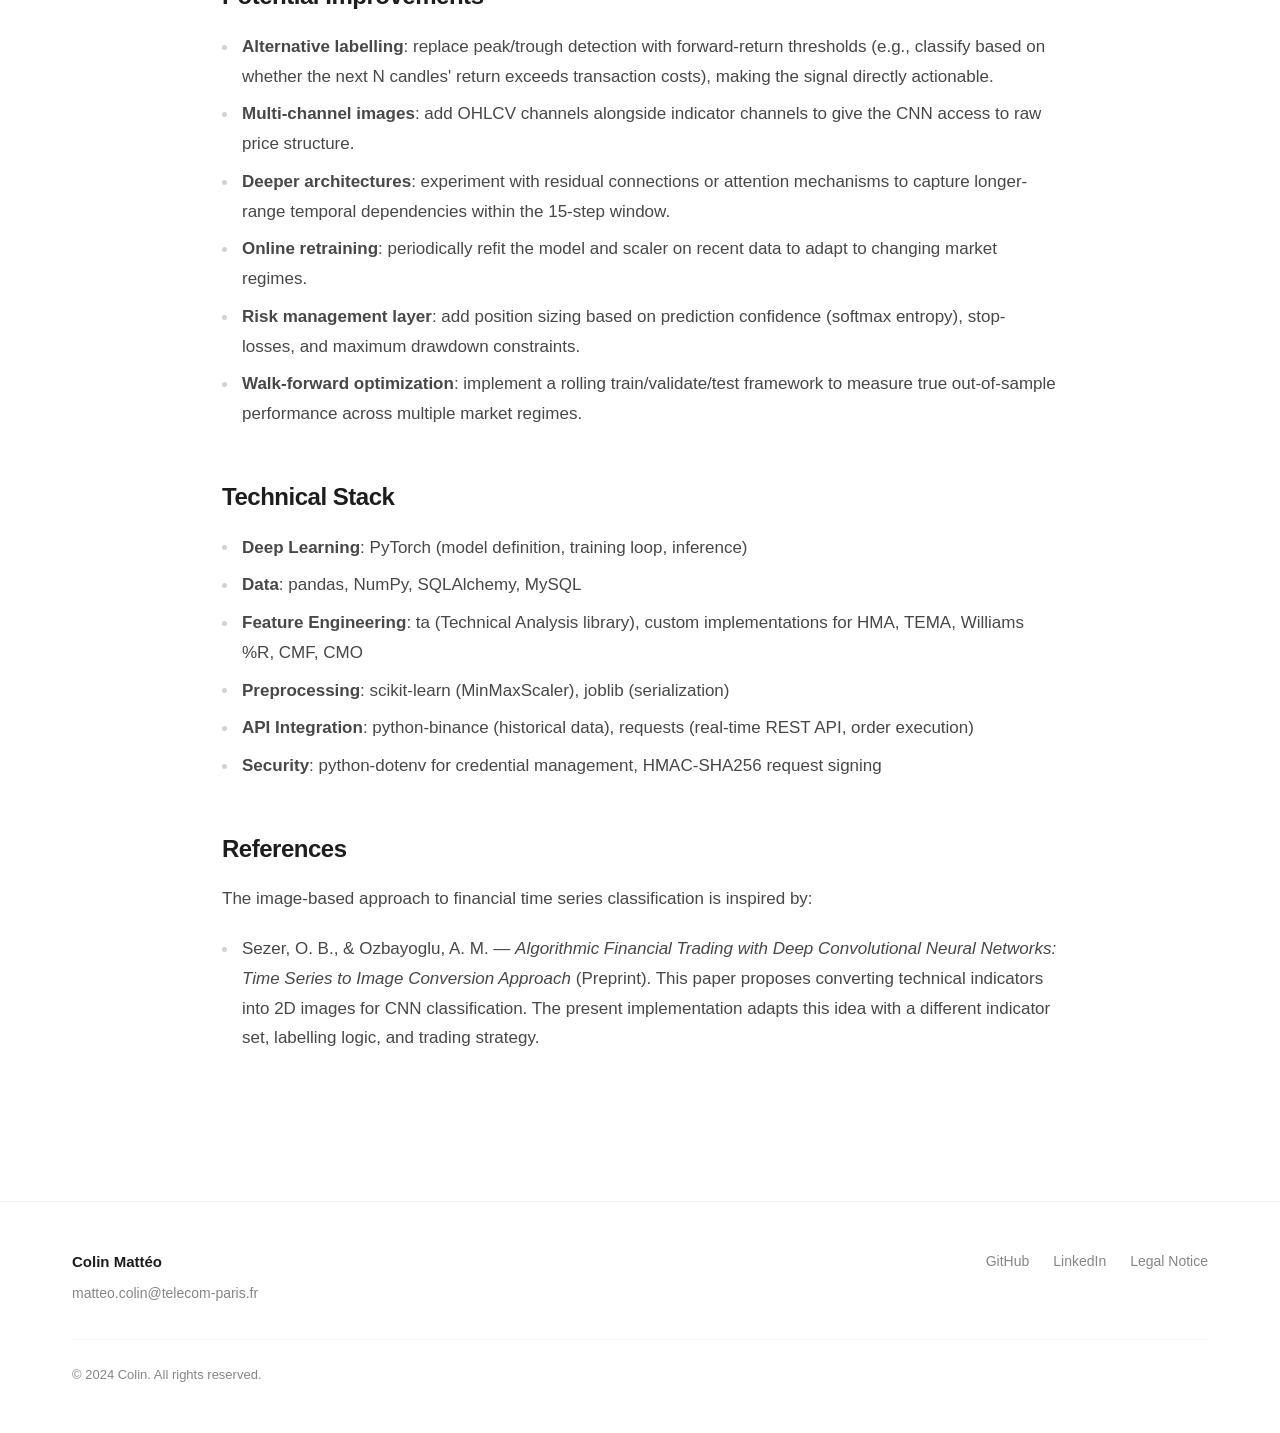
<file: projects/cnn_signals.html>
<!DOCTYPE html>
<html lang="en">
<head>
    <meta charset="UTF-8">
    <meta name="viewport" content="width=device-width, initial-scale=1.0">
    <title>CNN Trading Bot — Colin</title>
    <link rel="stylesheet" href="../css/style.css">
    <style>
        .project-page {
            padding-top: calc(52px + 5rem);
            padding-bottom: var(--space-2xl);
        }

        .project-header {
            margin-bottom: var(--space-lg);
        }

        .project-back {
            display: inline-flex;
            align-items: center;
            gap: 0.5rem;
            font-size: 14px;
            color: var(--color-gray-500);
            margin-bottom: 2rem;
            transition: color var(--transition-fast);
        }

        .project-back:hover {
            color: var(--color-black);
        }

        .project-back svg {
            width: 16px;
            height: 16px;
        }

        .project-page-title {
            font-size: clamp(2rem, 4vw, 3rem);
            font-weight: 600;
            letter-spacing: -0.03em;
            margin-bottom: 1rem;
        }

        .project-page-meta {
            display: flex;
            align-items: center;
            gap: 1.5rem;
            margin-bottom: 1.5rem;
        }

        .project-page-date {
            font-size: 14px;
            color: var(--color-gray-500);
        }

        .project-page-tech {
            display: flex;
            flex-wrap: wrap;
            gap: 0.5rem;
        }

        .project-repo-link {
            display: inline-flex;
            align-items: center;
            gap: 0.4rem;
            margin-top: 1rem;
            font-size: 14px;
            color: var(--color-gray-500);
            transition: color var(--transition-fast);
        }

        .project-repo-link:hover {
            color: var(--color-black);
        }

        .project-repo-link svg {
            width: 16px;
            height: 16px;
        }

        .project-body {
            max-width: var(--max-width-narrow);
        }

        .project-body h2 {
            font-size: 1.5rem;
            font-weight: 600;
            letter-spacing: -0.02em;
            margin-top: 3rem;
            margin-bottom: 1rem;
            color: var(--color-black);
        }

        .project-body h3 {
            font-size: 1.2rem;
            font-weight: 600;
            letter-spacing: -0.01em;
            margin-top: 2rem;
            margin-bottom: 0.75rem;
            color: var(--color-black);
        }

        .project-body p {
            font-size: 1.0625rem;
            line-height: 1.75;
            color: var(--color-gray-700);
            margin-bottom: 1.25rem;
        }

        .project-body ul {
            list-style: none;
            margin-bottom: 1.25rem;
            padding-left: 0;
        }

        .project-body li {
            font-size: 1.0625rem;
            line-height: 1.75;
            color: var(--color-gray-700);
            padding-left: 1.25rem;
            position: relative;
            margin-bottom: 0.5rem;
        }

        .project-body li::before {
            content: '';
            position: absolute;
            left: 0;
            top: 0.75em;
            width: 5px;
            height: 5px;
            border-radius: 50%;
            background-color: var(--color-gray-300);
        }

        .project-body code {
            font-family: var(--font-mono);
            font-size: 0.875em;
            background-color: var(--color-gray-100);
            padding: 0.15em 0.4em;
            border-radius: 4px;
        }

        .project-body pre {
            background-color: var(--color-gray-100);
            border-radius: 8px;
            padding: 1.5rem;
            overflow-x: auto;
            margin-bottom: 1.5rem;
        }

        .project-body pre code {
            background: none;
            padding: 0;
            font-size: 14px;
            line-height: 1.6;
        }

        .project-figure {
            margin: 2rem 0;
        }

        .project-figure img {
            width: 100%;
            border-radius: 8px;
            border: 1px solid var(--color-gray-200);
        }

        .project-figure figcaption {
            font-size: 0.9rem;
            color: var(--color-gray-500);
            margin-top: 0.75rem;
            line-height: 1.5;
        }

        .indicator-table {
            width: 100%;
            border-collapse: collapse;
            margin-bottom: 1.5rem;
            font-size: 0.95rem;
        }

        .indicator-table th,
        .indicator-table td {
            padding: 0.6rem 1rem;
            text-align: left;
            border-bottom: 1px solid var(--color-gray-200);
        }

        .indicator-table th {
            font-weight: 600;
            color: var(--color-black);
            background-color: var(--color-gray-100);
        }

        .indicator-table td {
            color: var(--color-gray-700);
        }

        .label-table {
            width: 100%;
            border-collapse: collapse;
            margin-bottom: 1.5rem;
            font-size: 0.95rem;
        }

        .label-table th,
        .label-table td {
            padding: 0.6rem 1rem;
            text-align: center;
            border-bottom: 1px solid var(--color-gray-200);
        }

        .label-table th {
            font-weight: 600;
            color: var(--color-black);
            background-color: var(--color-gray-100);
        }

        .label-table td {
            color: var(--color-gray-700);
        }
    </style>
</head>
<body>
    <header class="header" role="banner">
        <nav class="nav" aria-label="Main navigation">
            <div class="nav-left">
                <a href="../index.html" class="nav-name">Colin Mattéo</a>
                <a href="../index.html#about" class="nav-link nav-desktop">About</a>
                <a href="../projects.html" class="nav-link nav-desktop">Projects</a>
                <a href="../index.html#contact" class="nav-link nav-desktop">Contact</a>
            </div>
            <div class="nav-right nav-desktop">
                <a href="../assets/CV_Matteo_Colin.pdf" class="nav-link" target="_blank" rel="noopener noreferrer">CV</a>
                <a href="https://github.com/V0H6P" class="nav-link" target="_blank" rel="noopener noreferrer">GitHub</a>
                <a href="https://www.linkedin.com/in/mattéo-colin-82a244336" class="nav-link" target="_blank" rel="noopener noreferrer">LinkedIn</a>
            </div>
            <button class="nav-toggle" aria-label="Open menu" aria-expanded="false">
                <span class="nav-toggle-bar"></span>
                <span class="nav-toggle-bar"></span>
                <span class="nav-toggle-bar"></span>
            </button>
        </nav>
        <div class="nav-mobile" aria-hidden="true">
            <a href="../index.html#about" class="nav-mobile-link">About</a>
            <a href="../projects.html" class="nav-mobile-link">Projects</a>
            <a href="../index.html#contact" class="nav-mobile-link">Contact</a>
            <a href="../assets/CV_Matteo_Colin.pdf" class="nav-mobile-link" target="_blank" rel="noopener noreferrer">CV</a>
            <a href="https://github.com/V0H6P" class="nav-mobile-link" target="_blank" rel="noopener noreferrer">GitHub</a>
            <a href="https://www.linkedin.com/in/mattéo-colin-82a244336" class="nav-mobile-link" target="_blank" rel="noopener noreferrer">LinkedIn</a>
        </div>
    </header>

    <main class="project-page">
        <div class="container container--narrow">
            <a href="../projects.html" class="project-back">
                <svg xmlns="http://www.w3.org/2000/svg" viewBox="0 0 24 24" fill="none" stroke="currentColor" stroke-width="2" stroke-linecap="round" stroke-linejoin="round" aria-hidden="true">
                    <path d="M19 12H5M12 19l-7-7 7-7"/>
                </svg>
                Back to Projects
            </a>

            <header class="project-header">
                <h1 class="project-page-title">CNN-Based BTCUSDT Trading System</h1>
                <div class="project-page-meta">
                    <span class="project-page-date">March 2026</span>
                </div>
                <div class="project-page-tech">
                    <span class="tech-tag">PyTorch</span>
                    <span class="tech-tag">CNN</span>
                    <span class="tech-tag">Technical Analysis</span>
                    <span class="tech-tag">Binance API</span>
                    <span class="tech-tag">MySQL</span>
                    <span class="tech-tag">Backtesting</span>
                </div>
                <a href="https://github.com/V0H6P/trading_bot/tree/main/crypto/cnn_analysis" class="project-repo-link" target="_blank" rel="noopener noreferrer">
                    <svg xmlns="http://www.w3.org/2000/svg" viewBox="0 0 16 16" fill="currentColor" aria-hidden="true"><path d="M8 0C3.58 0 0 3.58 0 8c0 3.54 2.29 6.53 5.47 7.59.4.07.55-.17.55-.38 0-.19-.01-.82-.01-1.49-2.01.37-2.53-.49-2.69-.94-.09-.23-.48-.94-.82-1.13-.28-.15-.68-.52-.01-.53.63-.01 1.08.58 1.23.82.72 1.21 1.87.87 2.33.66.07-.52.28-.87.51-1.07-1.78-.2-3.64-.89-3.64-3.95 0-.87.31-1.59.82-2.15-.08-.2-.36-1.02.08-2.12 0 0 .67-.21 2.2.82.64-.18 1.32-.27 2-.27.68 0 1.36.09 2 .27 1.53-1.04 2.2-.82 2.2-.82.44 1.1.16 1.92.08 2.12.51.56.82 1.27.82 2.15 0 3.07-1.87 3.75-3.65 3.95.29.25.54.73.54 1.48 0 1.07-.01 1.93-.01 2.2 0 .21.15.46.55.38A8.013 8.013 0 0016 8c0-4.42-3.58-8-8-8z"/></svg>
                    View on GitHub
                </a>
            </header>

            <div class="project-body">
                <h2>Project Overview</h2>
                <p>This project implements an end-to-end automated trading system for BTCUSDT on Binance. The core idea is to encode market state as a grayscale image — a 15&times;15 matrix where rows represent time steps and columns represent normalized technical indicators — and to train a convolutional neural network to classify each image into one of three actions: HOLD, SELL, or BUY.</p>
                <p>The system covers the full pipeline: historical data collection and storage in MySQL, feature engineering with 15 technical indicators, image construction, CNN training with class balancing, backtesting against a Buy &amp; Hold benchmark, and live inference on 15-minute candles via the Binance REST API.</p>

                <h2>Data Pipeline</h2>

                <h3>Historical Data Collection</h3>
                <p>Historical OHLCV candles are downloaded from the Binance API using the <code>python-binance</code> library and stored in a local MySQL database. The script handles deduplication by querying existing timestamps before insertion, preventing data corruption when re-running.</p>
                <p>Three tables are maintained at different temporal resolutions:</p>
                <ul>
                    <li><code>btcusdt</code> — 1-minute candles</li>
                    <li><code>btcusdt_15min</code> — 15-minute candles (primary resolution for CNN training)</li>
                    <li><code>btcusdt_1h</code> — 1-hour candles</li>
                </ul>
                <p>The training data spans approximately September 2024 to January 2026, representing over 40,000 15-minute candles. Data access is handled through SQLAlchemy with parameterized date-range queries.</p>

                <h3>Real-Time Data Acquisition</h3>
                <p>For live inference, a dedicated module queries the Binance public REST API endpoint <code>/api/v3/klines</code>. It requests the 54 most recent closed 15-minute candles. To ensure only fully closed candles are returned, the request computes an <code>endTime</code> parameter set to one millisecond before the start of the current 15-minute block. This avoids acting on incomplete price information.</p>

                <h2>Feature Engineering</h2>

                <h3>Technical Indicators</h3>
                <p>From each raw OHLCV candle, 15 technical indicators are computed. These were selected to capture complementary dimensions of market state: trend direction, momentum, volatility, and volume flow.</p>

                <table class="indicator-table">
                    <thead>
                        <tr><th>#</th><th>Indicator</th><th>Category</th><th>Window</th></tr>
                    </thead>
                    <tbody>
                        <tr><td>1</td><td>RSI</td><td>Momentum</td><td>14</td></tr>
                        <tr><td>2</td><td>WMA</td><td>Trend</td><td>9</td></tr>
                        <tr><td>3</td><td>EMA</td><td>Trend</td><td>14</td></tr>
                        <tr><td>4</td><td>SMA</td><td>Trend</td><td>14</td></tr>
                        <tr><td>5</td><td>HMA (Hull Moving Average)</td><td>Trend</td><td>16</td></tr>
                        <tr><td>6</td><td>TEMA (Triple EMA)</td><td>Trend</td><td>14</td></tr>
                        <tr><td>7</td><td>CCI</td><td>Trend</td><td>20</td></tr>
                        <tr><td>8</td><td>MACD</td><td>Trend</td><td>26/12</td></tr>
                        <tr><td>9</td><td>PPO</td><td>Momentum</td><td>26/12</td></tr>
                        <tr><td>10</td><td>ROC</td><td>Momentum</td><td>12</td></tr>
                        <tr><td>11</td><td>ADX</td><td>Trend</td><td>14</td></tr>
                        <tr><td>12</td><td>Parabolic SAR</td><td>Trend</td><td>—</td></tr>
                        <tr><td>13</td><td>Williams %R</td><td>Momentum</td><td>14</td></tr>
                        <tr><td>14</td><td>CMF (Chaikin Money Flow)</td><td>Volume</td><td>21</td></tr>
                        <tr><td>15</td><td>CMO (Chande Momentum)</td><td>Momentum</td><td>14</td></tr>
                    </tbody>
                </table>

                <p>The HMA and TEMA are not available directly in the <code>ta</code> library. They are computed from primitive operations: HMA uses a composition of WMA at different periods (<code>WMA(2&middot;WMA(n/2) - WMA(n), sqrt(n))</code>), and TEMA uses triple recursion of EMA (<code>3&middot;EMA - 3&middot;EMA(EMA) + EMA(EMA(EMA))</code>). Williams %R, CMF, and CMO are also implemented manually to handle edge cases (division by zero replaced with NaN, then dropped).</p>

                <h3>Labelling Strategy</h3>
                <p>Labels are assigned using a centered rolling window of size 11 on the close prices. The logic is deterministic:</p>

                <table class="label-table">
                    <thead>
                        <tr><th>Condition</th><th>Label</th><th>Interpretation</th></tr>
                    </thead>
                    <tbody>
                        <tr><td>Close at center = window max</td><td>2</td><td>Local peak</td></tr>
                        <tr><td>Close at center = window min</td><td>1</td><td>Local trough</td></tr>
                        <tr><td>Otherwise</td><td>0</td><td>Neutral</td></tr>
                    </tbody>
                </table>

                <p>This approach identifies exact turning points in the price series. The centered window means labels cannot be computed for the most recent 5 candles, which is acceptable since labelling is only used for training, not inference.</p>

                <h3>Normalization</h3>
                <p>All 15 indicator columns are scaled to the range [-1, 1] using a <code>MinMaxScaler</code> fitted exclusively on the training set. This scaler is serialized with <code>joblib</code> and reused during validation, backtesting, and live inference to prevent data leakage.</p>

                <h2>Image Construction</h2>
                <p>After normalization, the data is sliced into overlapping windows of 15 consecutive rows. Each window produces a matrix of shape (15, 15) — 15 time steps &times; 15 features — which is treated as a single-channel grayscale image.</p>
                <p>Each pixel encodes the normalized value of one indicator at one time step. Spatial coherence is exploited by the CNN: vertically, the network can detect temporal patterns in individual indicators; horizontally, it can detect correlations across indicators at a given moment.</p>

                <figure class="project-figure">
                    <img src="image/image_ex.png" alt="Example of a 15x15 matrix image fed to the CNN">
                    <figcaption><strong>Figure 1.</strong> Example of a 15&times;15 input matrix visualized as a grayscale heatmap. The x-axis represents the 15 technical indicators, and the y-axis represents 15 consecutive time steps. Values range from -1 (black) to +1 (white). The vertical gradient patterns reveal temporal trends in individual indicators, while horizontal patterns capture cross-indicator structure at a given moment.</figcaption>
                </figure>

                <p>For training, each matrix is paired with the label of its final (15th) row. For live inference, a single matrix is generated from the 15 most recent rows of the 54-candle fetch (the first ~39 candles are consumed by the indicator warm-up periods).</p>

                <h2>CNN Architecture</h2>
                <p>The model, <code>PriceCNN</code>, is a compact convolutional network designed for the small 15&times;15 input size:</p>

<pre><code>Input: [batch, 1, 15, 15]
  → Conv2d(1, 32, kernel=3, padding=1)   → ReLU
  → Conv2d(32, 64, kernel=3, padding=1)  → ReLU
  → MaxPool2d(2)                          → 64 × 7 × 7
  → Dropout(0.25)
  → Flatten                               → 3136
  → Linear(3136, 128)                     → ReLU
  → Dropout(0.5)
  → Linear(128, 3)
Output: 3 logits (HOLD, SELL, BUY)</code></pre>

                <p>Design choices:</p>
                <ul>
                    <li><strong>Padding=1 on 3&times;3 convolutions</strong> preserves spatial dimensions before pooling, allowing the two convolutional layers to operate at full resolution.</li>
                    <li><strong>MaxPool2d(2)</strong> reduces the 15&times;15 feature maps to 7&times;7 (floor division), producing a 3136-dimensional flattened vector.</li>
                    <li><strong>Two dropout layers</strong> (0.25 post-convolution, 0.5 pre-classifier) serve as regularization given the relatively small dataset.</li>
                    <li><strong>No batch normalization</strong> — the MinMaxScaler normalization provides stable input distributions.</li>
                </ul>

                <h2>Training Procedure</h2>

                <h3>Class Imbalance Handling</h3>
                <p>The neutral class (label 0) is heavily over-represented in the data since most candles are neither local peaks nor troughs. To counteract this, the <code>CrossEntropyLoss</code> is configured with inverse-frequency class weights:</p>

<pre><code>counts = np.bincount(labels, minlength=3)
weights = counts.sum() / (len(counts) * counts)
weights = weights / weights.mean()  # normalize to mean=1
criterion = nn.CrossEntropyLoss(weight=class_weights)</code></pre>

                <p>This ensures that errors on minority classes (peaks and troughs) are penalized proportionally more during backpropagation.</p>

                <h3>Optimizer and Scheduling</h3>
                <ul>
                    <li><strong>AdamW</strong> with weight decay of 1e-4 for L2 regularization</li>
                    <li><strong>ReduceLROnPlateau</strong> scheduler: reduces learning rate by factor 0.5 after 2 epochs without validation loss improvement, with a floor at 1e-5</li>
                    <li><strong>Early stopping</strong>: training halts after 5-7 epochs without improvement (patience depends on dataset size)</li>
                </ul>

                <h3>Automatic Hyperparameter Configuration</h3>
                <p>A configuration function adapts batch size, learning rate, epoch budget, and early stopping patience based on the training set size:</p>

                <table class="indicator-table">
                    <thead>
                        <tr><th>Train size</th><th>Batch size</th><th>Learning rate</th><th>Max epochs</th><th>Patience</th></tr>
                    </thead>
                    <tbody>
                        <tr><td>&lt; 3,000</td><td>32</td><td>5e-4</td><td>45</td><td>7</td></tr>
                        <tr><td>3,000 – 10,000</td><td>64</td><td>8e-4</td><td>35</td><td>6</td></tr>
                        <tr><td>&gt; 10,000</td><td>128</td><td>1e-3</td><td>30</td><td>5</td></tr>
                    </tbody>
                </table>

                <p>On CPU, batch size is capped at 64 to avoid slowdowns from memory pressure.</p>

                <h3>Data Split</h3>
                <p>The training set spans September 2024 to January 2026. The validation set covers January 10 to February 10, 2026. This temporal split ensures no future information leaks into training. The best model checkpoint is selected by validation loss, with validation accuracy as a secondary criterion.</p>

                <h2>Trading Strategy</h2>
                <p>The implemented strategy is momentum-based. The interpretation of the labels is inverted from what a naive reading might suggest:</p>
                <ul>
                    <li><strong>Label 2 (local peak detected)</strong> → BUY: the model identifies a strong recent upward move, interpreted as momentum that will continue.</li>
                    <li><strong>Label 1 (local trough detected)</strong> → SELL: the model identifies a strong recent downward move, interpreted as bearish momentum.</li>
                    <li><strong>Label 0 (neutral)</strong> → HOLD: no action taken.</li>
                </ul>
                <p>The system maintains a binary state: it is either fully in USD or fully in BTC. A BUY signal when already holding BTC is ignored, and vice versa. Transaction fees of 0.1% are applied on every trade.</p>

                <h2>Live Pipeline</h2>
                <p>The production loop executes every 15 minutes with the following steps:</p>
                <ul>
                    <li>Wait until the clock reaches a multiple of 15 minutes</li>
                    <li>Fetch 54 closed candles from the Binance public API</li>
                    <li>Compare with the last processed set to avoid duplicate signals</li>
                    <li>Compute indicators, normalize, and extract the final 15&times;15 matrix</li>
                    <li>Run inference through the loaded CNN model</li>
                    <li>If BUY or SELL: place a market order via the Binance authenticated API</li>
                </ul>
                <p>Two trading modules exist: a testnet version for paper trading (<code>place_order_demo.py</code>) and a production version (<code>place_order.py</code>) that includes exchange filter validation (lot size, step size, minimum notional), quantity normalization, and structured error handling. API keys are loaded from environment variables via <code>python-dotenv</code>.</p>

                <h2>Backtesting</h2>

                <h3>Sliding Window Backtest</h3>
                <p>The most realistic backtest (<code>financial_analysis2.py</code>) replicates the live pipeline exactly: for each iteration, it takes a fresh window of 54 candles, generates a single image, runs the prediction, and executes at the open price of the next candle. This avoids look-ahead bias that would occur with pre-computing all images from a single normalized dataset.</p>

                <figure class="project-figure">
                    <img src="image/PnL.png" alt="Backtest results: Strategy vs Buy and Hold with sliding window">
                    <figcaption><strong>Figure 2.</strong> Backtest on BTCUSDT 15-minute candles (March 25–29, 2026) with a $200 initial capital. The blue line represents the CNN momentum strategy; the orange line represents a Buy &amp; Hold baseline. The strategy reduces drawdown compared to Buy &amp; Hold during this bearish period, declining from $200 to ~$187 while B&amp;H drops to ~$186. The stepped pattern of the strategy curve reflects the binary in/out-of-market state.</figcaption>
                </figure>

                <p>The backtest benchmark is a simple Buy &amp; Hold: the entire capital is converted to BTC at the first candle's close price, and its value is tracked over time. Both strategies include 0.1% fees.</p>

                <h2>Real-Time Simulation Results</h2>
                <p>The system was deployed in a real-time simulation (no actual orders, but using live Binance data) from March 24 to March 29, 2026. Decisions and portfolio values were logged every 15 minutes to a CSV file.</p>

                <figure class="project-figure">
                    <img src="image/PnL_real_data.png" alt="Real-time simulation results showing portfolio decline">
                    <figcaption><strong>Figure 3.</strong> Portfolio evolution during 5 days of real-time simulation on live BTCUSDT data. Starting capital: $200. Final value: ~$185. The staircase pattern corresponds to alternating holding periods (flat segments) and trades. The overall downward trend indicates the strategy is not profitable on this out-of-sample period.</figcaption>
                </figure>

                <p>Key observations from the real-time data:</p>
                <ul>
                    <li>Over 400 decisions were logged across 5 days</li>
                    <li>The vast majority of predictions are HOLD (consistent with the label distribution)</li>
                    <li>Approximately 30 round-trip trades were executed</li>
                    <li>The portfolio declined from $200 to ~$185, a loss of approximately 7.5%</li>
                    <li>Most trades are small losers: the momentum interpretation does not capture sufficient directional edge after fees</li>
                </ul>

                <h2>Limitations and Analysis</h2>
                <ul>
                    <li><strong>Labelling granularity</strong>: the rolling window approach identifies exact turning points, but price series are noisy at 15-minute resolution. The model must distinguish local peaks from random fluctuations — a task where even small prediction errors compound through fees.</li>
                    <li><strong>Momentum interpretation</strong>: using a peak detection label as a momentum-continuation signal is a hypothesis. In practice, a detected peak often marks the end of a move rather than its midpoint, leading to systematic late entries.</li>
                    <li><strong>Class imbalance</strong>: despite weighting, label 0 dominates, and the model tends toward conservative HOLD predictions. This reduces the number of trades but also limits the strategy's ability to capture any directional edge.</li>
                    <li><strong>No position sizing or risk management</strong>: the system is all-in or all-out, with no stop-loss, no partial positions, and no volatility-adjusted sizing.</li>
                    <li><strong>Single asset and timeframe</strong>: the system is optimized for one pair at one resolution, making it vulnerable to regime changes specific to BTCUSDT 15-minute dynamics.</li>
                    <li><strong>Normalization drift</strong>: the MinMaxScaler is fitted on historical data. If the indicator distributions shift (e.g., during a volatility spike), pixel values may saturate at the [-1, 1] boundaries, degrading image quality.</li>
                </ul>

                <h2>Potential Improvements</h2>
                <ul>
                    <li><strong>Alternative labelling</strong>: replace peak/trough detection with forward-return thresholds (e.g., classify based on whether the next N candles' return exceeds transaction costs), making the signal directly actionable.</li>
                    <li><strong>Multi-channel images</strong>: add OHLCV channels alongside indicator channels to give the CNN access to raw price structure.</li>
                    <li><strong>Deeper architectures</strong>: experiment with residual connections or attention mechanisms to capture longer-range temporal dependencies within the 15-step window.</li>
                    <li><strong>Online retraining</strong>: periodically refit the model and scaler on recent data to adapt to changing market regimes.</li>
                    <li><strong>Risk management layer</strong>: add position sizing based on prediction confidence (softmax entropy), stop-losses, and maximum drawdown constraints.</li>
                    <li><strong>Walk-forward optimization</strong>: implement a rolling train/validate/test framework to measure true out-of-sample performance across multiple market regimes.</li>
                </ul>

                <h2>Technical Stack</h2>
                <ul>
                    <li><strong>Deep Learning</strong>: PyTorch (model definition, training loop, inference)</li>
                    <li><strong>Data</strong>: pandas, NumPy, SQLAlchemy, MySQL</li>
                    <li><strong>Feature Engineering</strong>: ta (Technical Analysis library), custom implementations for HMA, TEMA, Williams %R, CMF, CMO</li>
                    <li><strong>Preprocessing</strong>: scikit-learn (MinMaxScaler), joblib (serialization)</li>
                    <li><strong>API Integration</strong>: python-binance (historical data), requests (real-time REST API, order execution)</li>
                    <li><strong>Security</strong>: python-dotenv for credential management, HMAC-SHA256 request signing</li>
                </ul>

                <h2>References</h2>
                <p>The image-based approach to financial time series classification is inspired by:</p>
                <ul>
                    <li>Sezer, O. B., &amp; Ozbayoglu, A. M. — <em>Algorithmic Financial Trading with Deep Convolutional Neural Networks: Time Series to Image Conversion Approach</em> (Preprint). This paper proposes converting technical indicators into 2D images for CNN classification. The present implementation adapts this idea with a different indicator set, labelling logic, and trading strategy.</li>
                </ul>
            </div>
        </div>
    </main>

    <footer class="footer" role="contentinfo">
        <div class="container">
            <div class="footer-content">
                <div class="footer-info">
                    <p class="footer-name">Colin Mattéo</p>
                    <p class="footer-email"><a href="mailto:matteo.colin@telecom-paris.fr">matteo.colin@telecom-paris.fr</a></p>
                </div>
                <div class="footer-links">
                    <a href="https://github.com/V0H6P" target="_blank" rel="noopener noreferrer">GitHub</a>
                    <a href="https://www.linkedin.com/in/mattéo-colin-82a244336" target="_blank" rel="noopener noreferrer">LinkedIn</a>
                    <a href="../mentions-legales.html">Legal Notice</a>
                </div>
            </div>
            <div class="footer-bottom">
                <p>&copy; 2024 Colin. All rights reserved.</p>
            </div>
        </div>
    </footer>
</body>
</html>
</file>
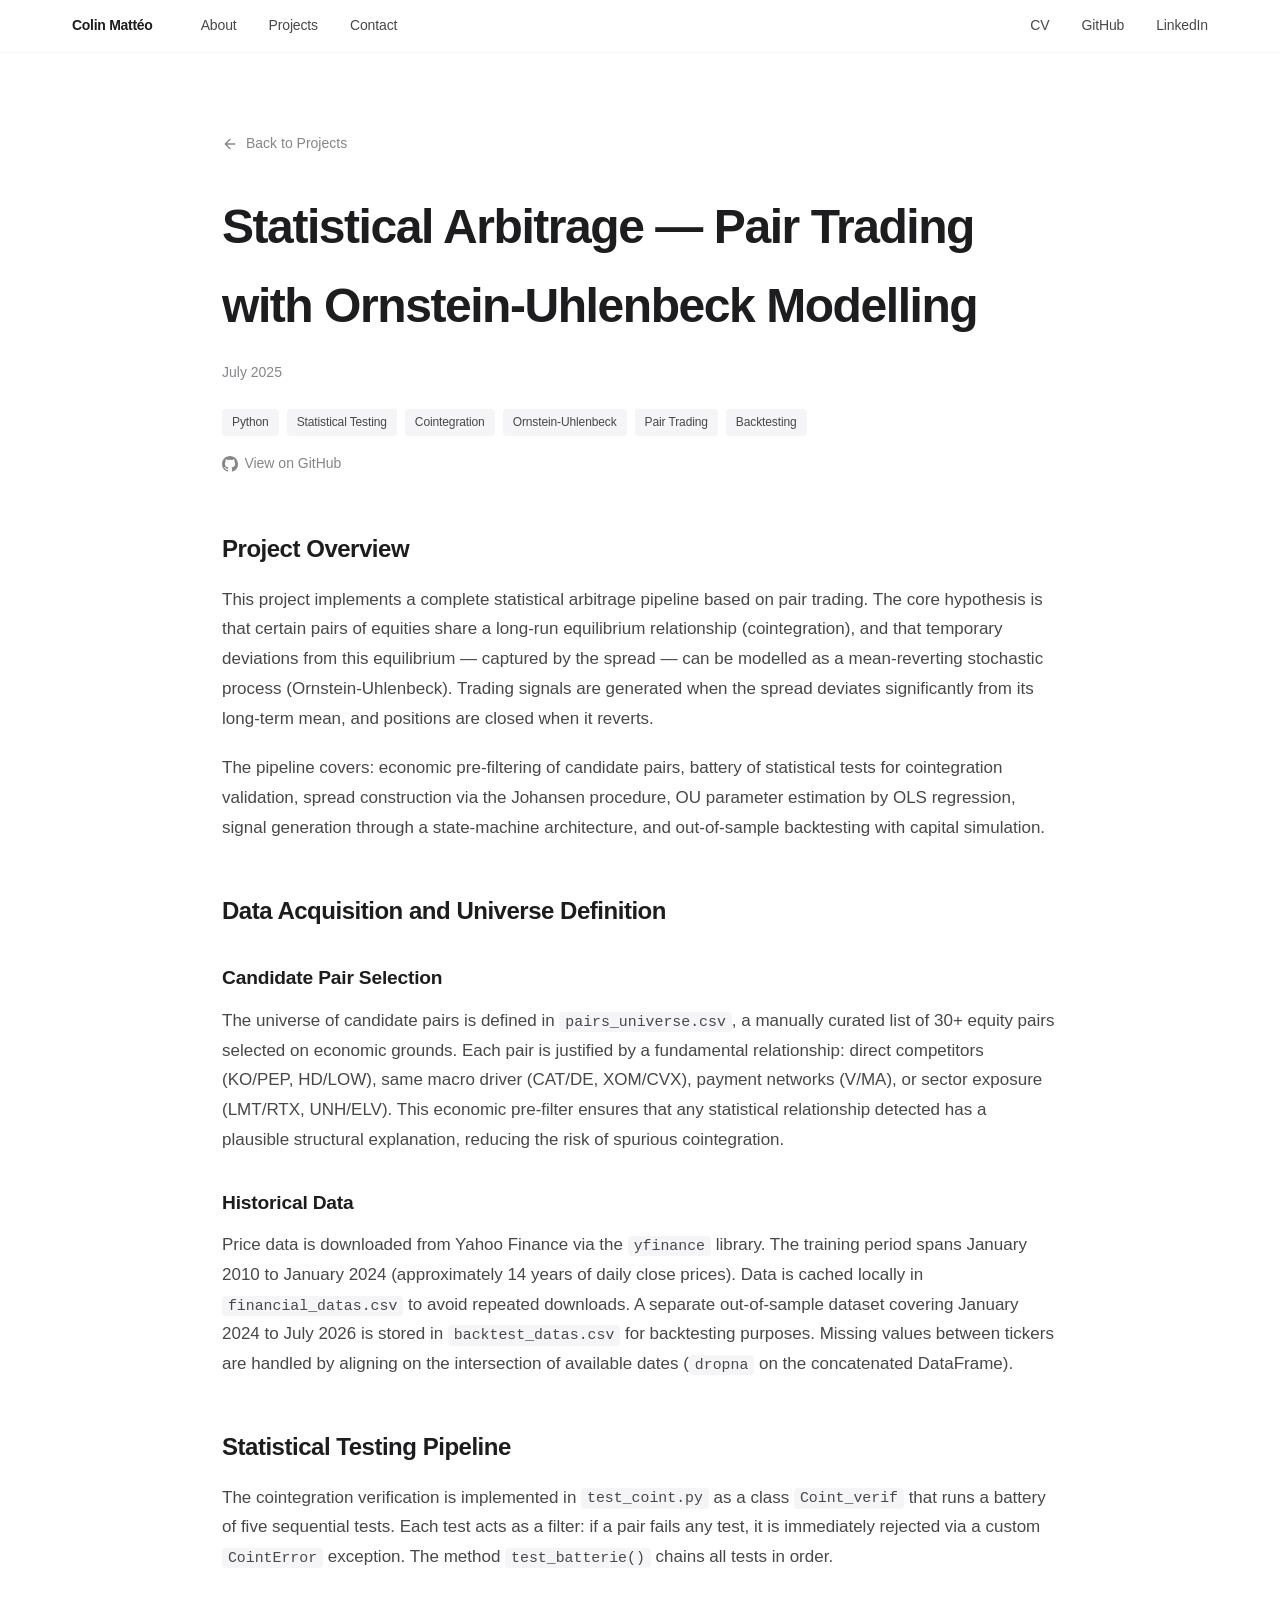
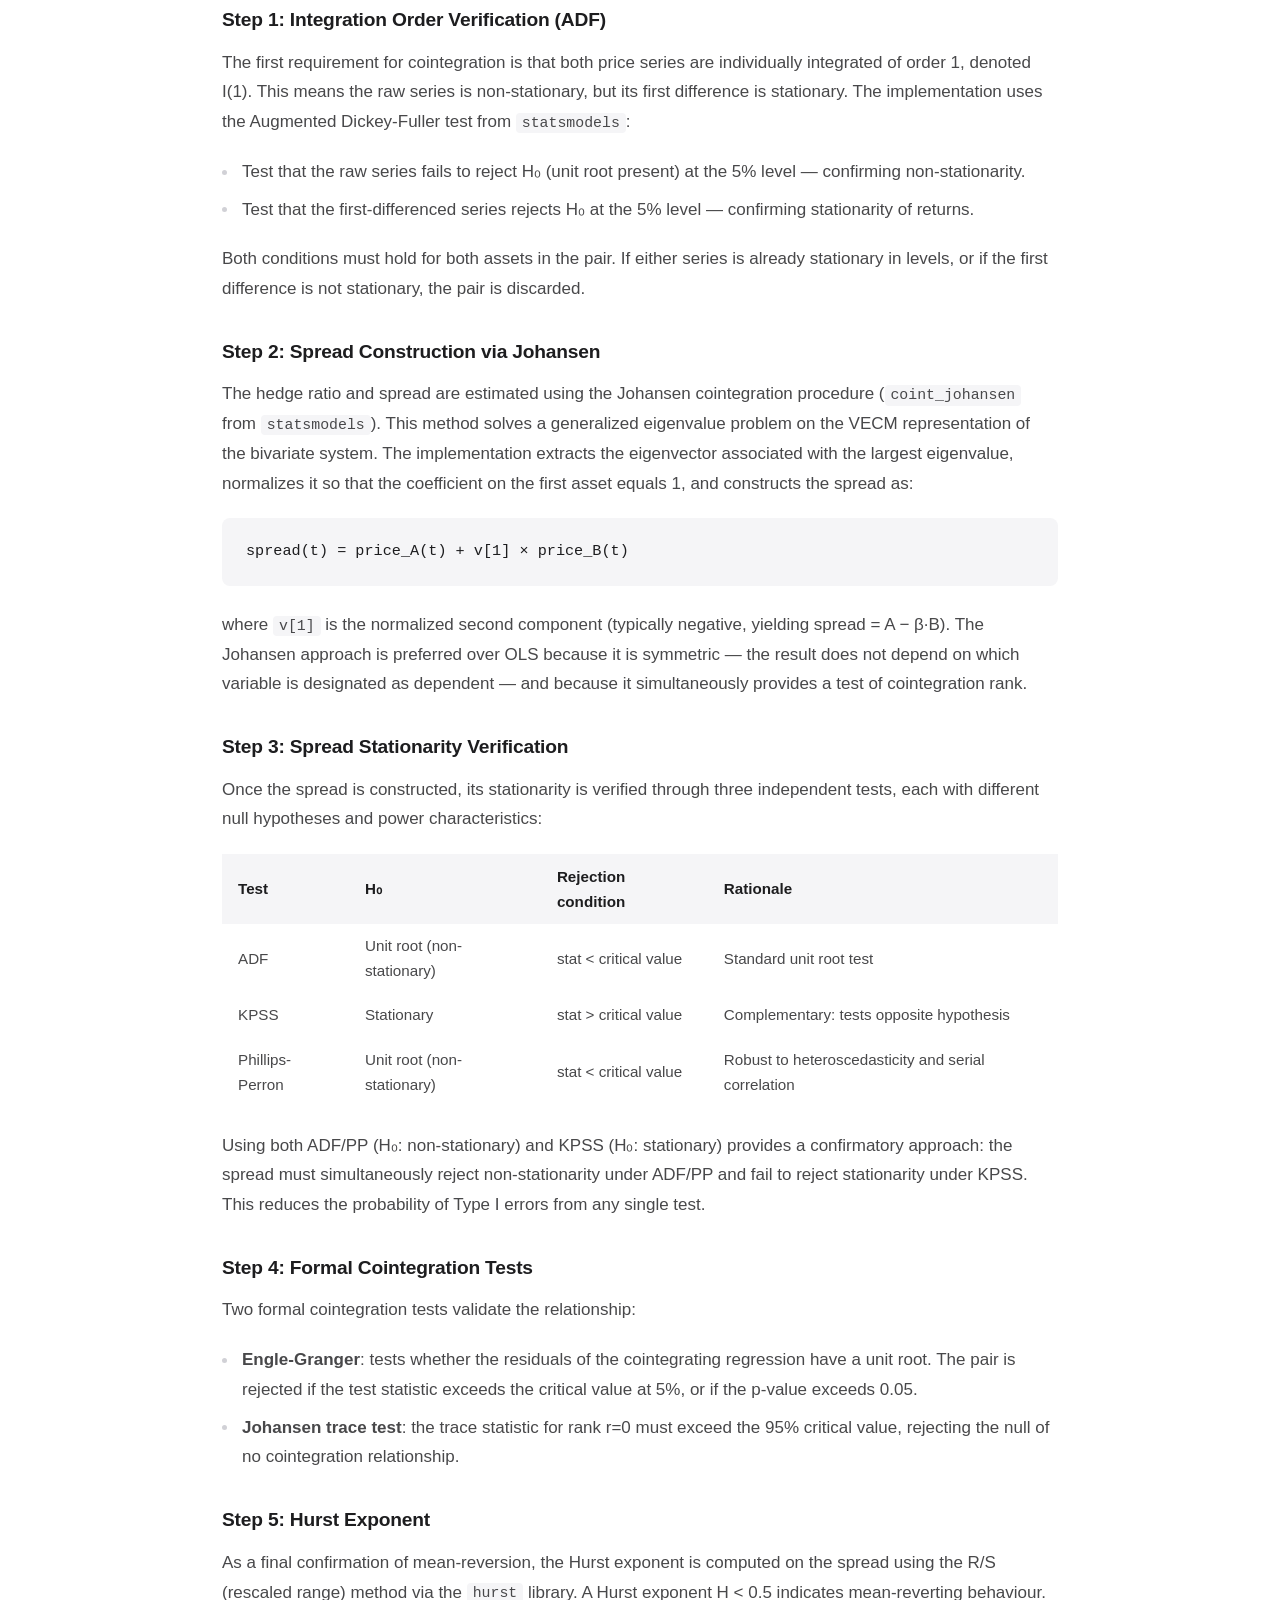
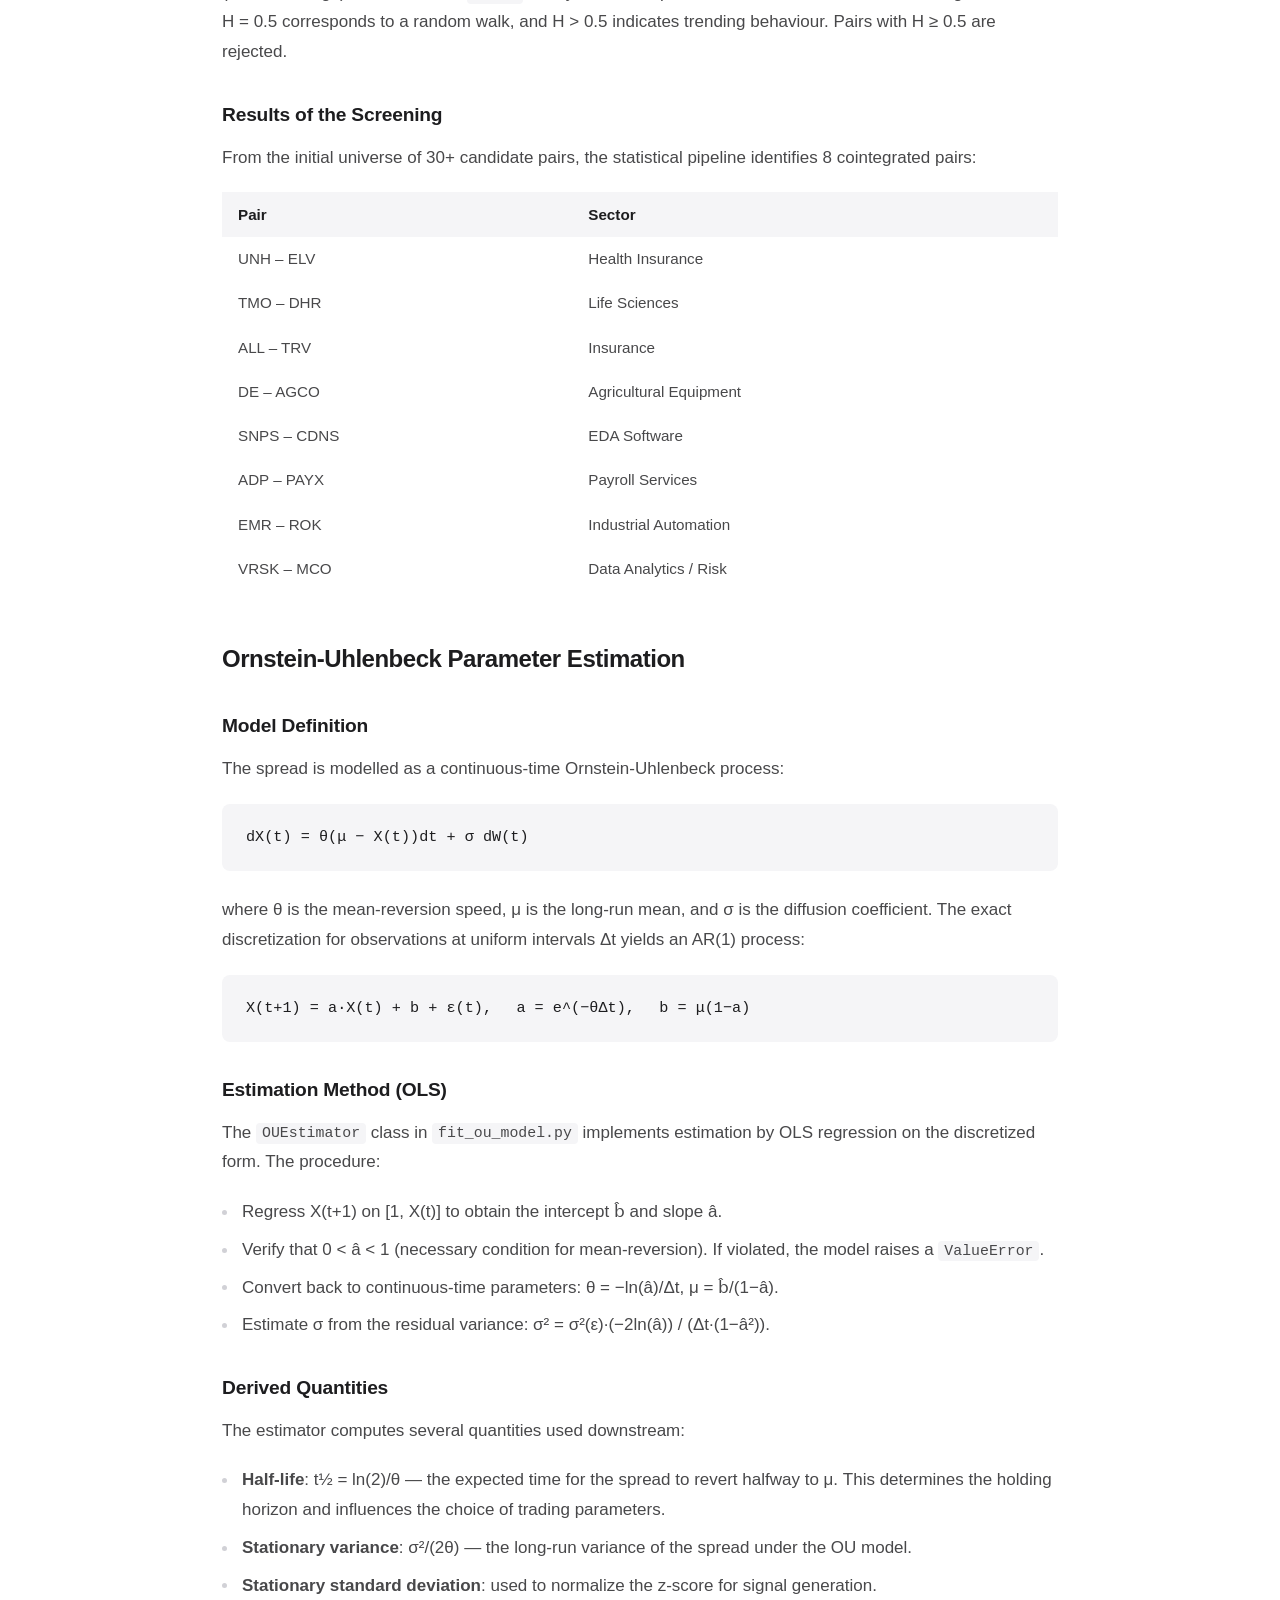
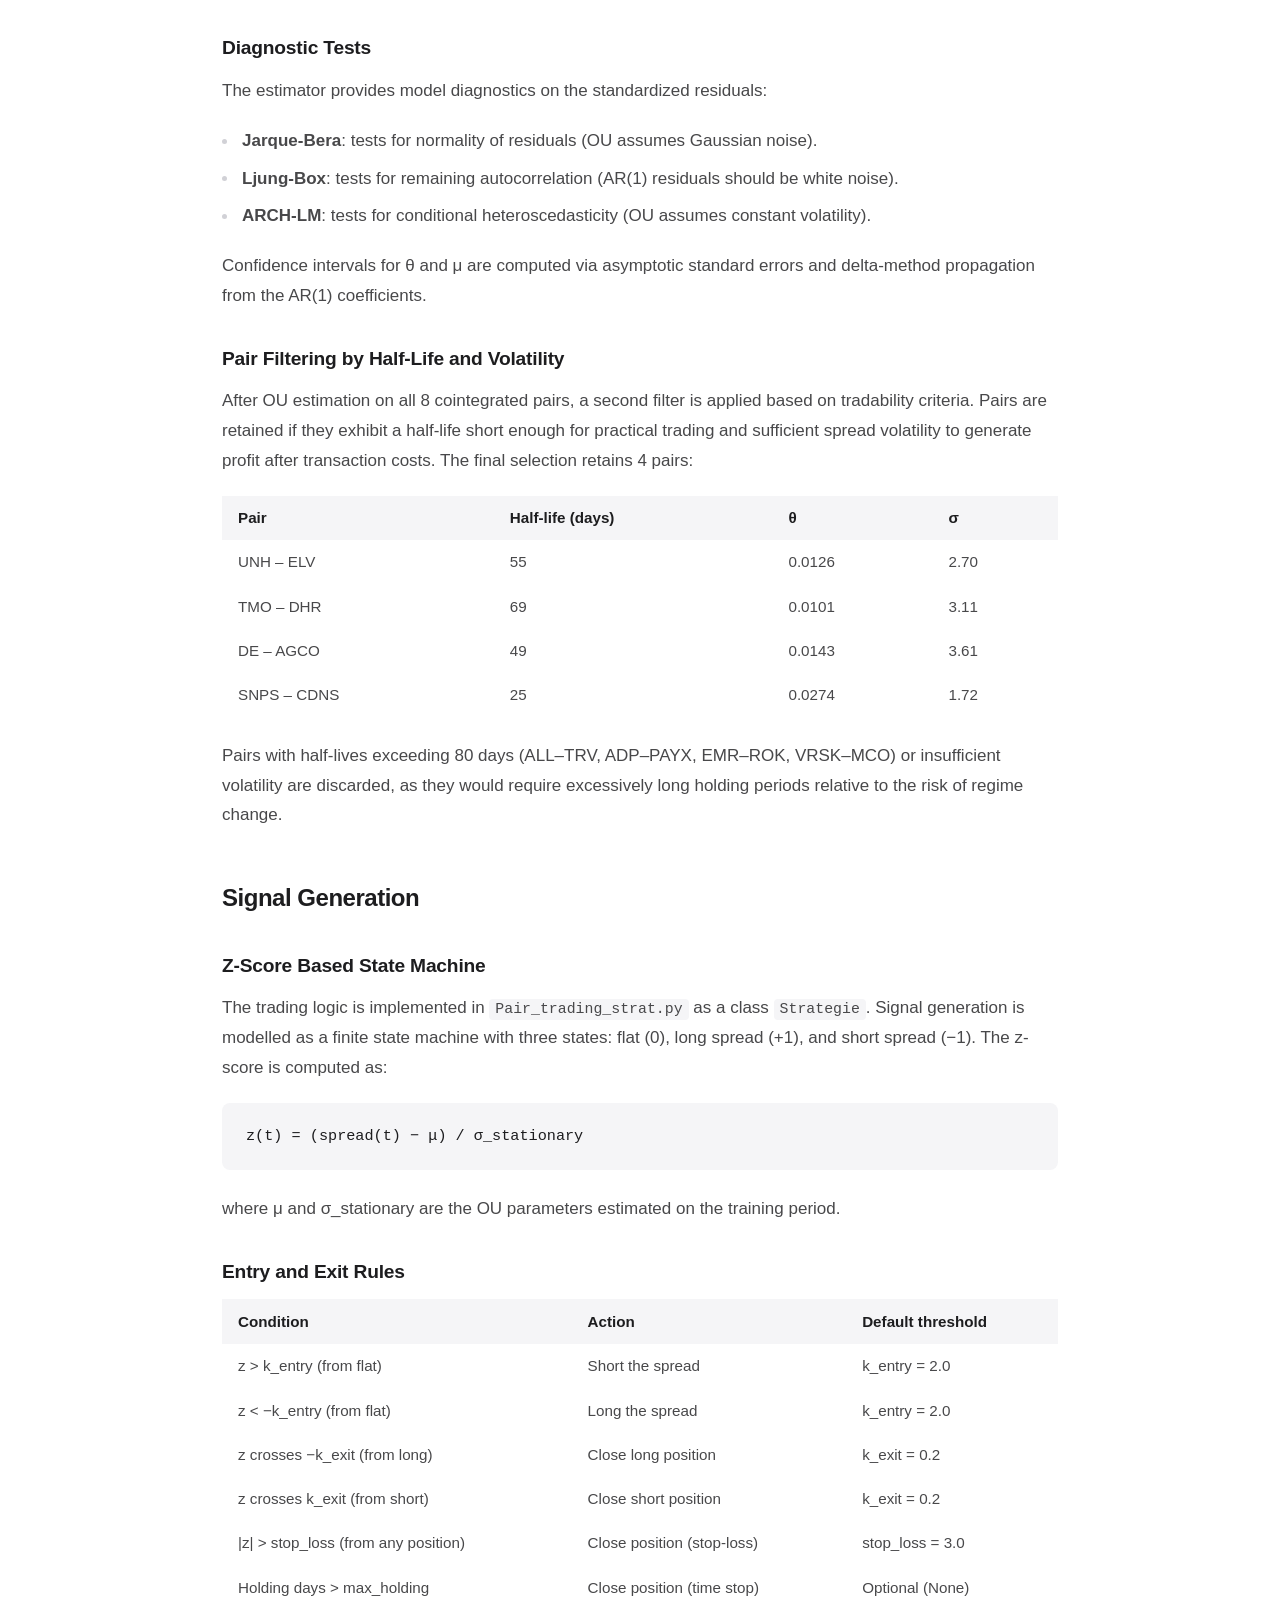
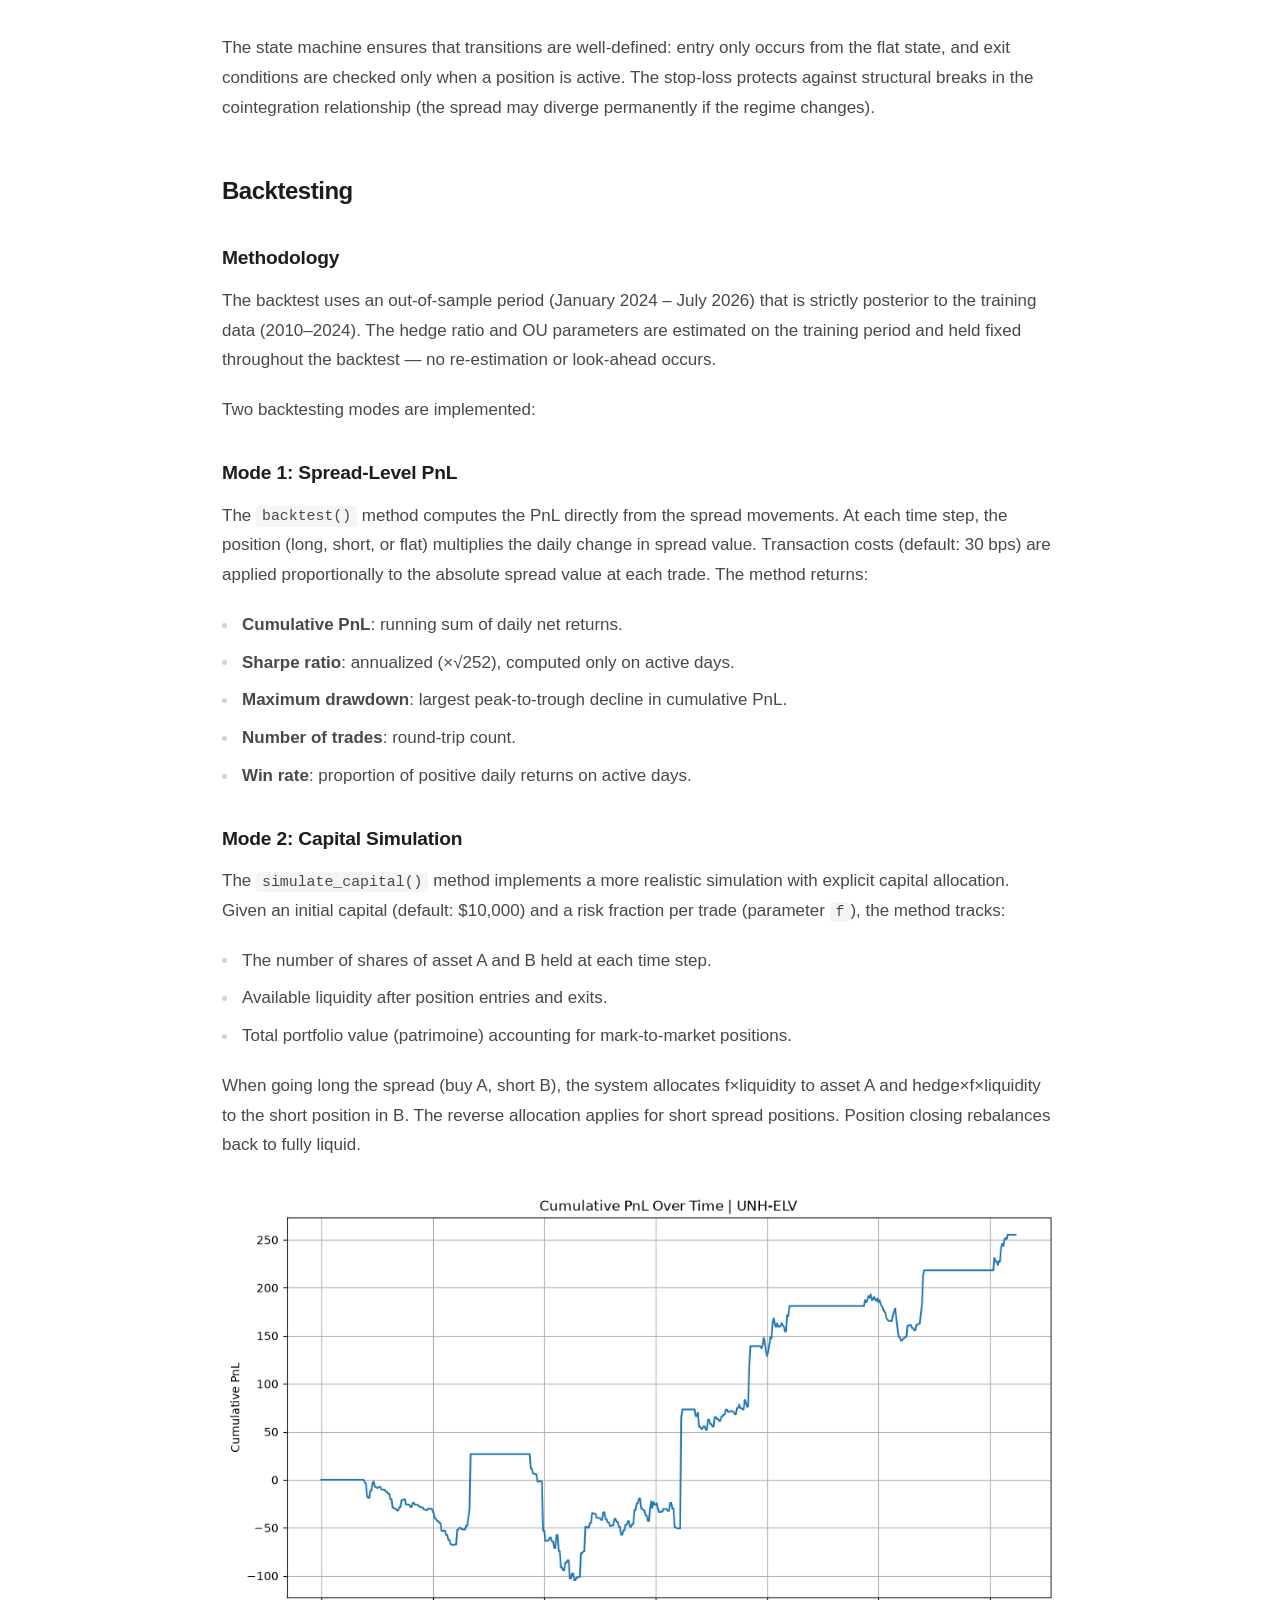
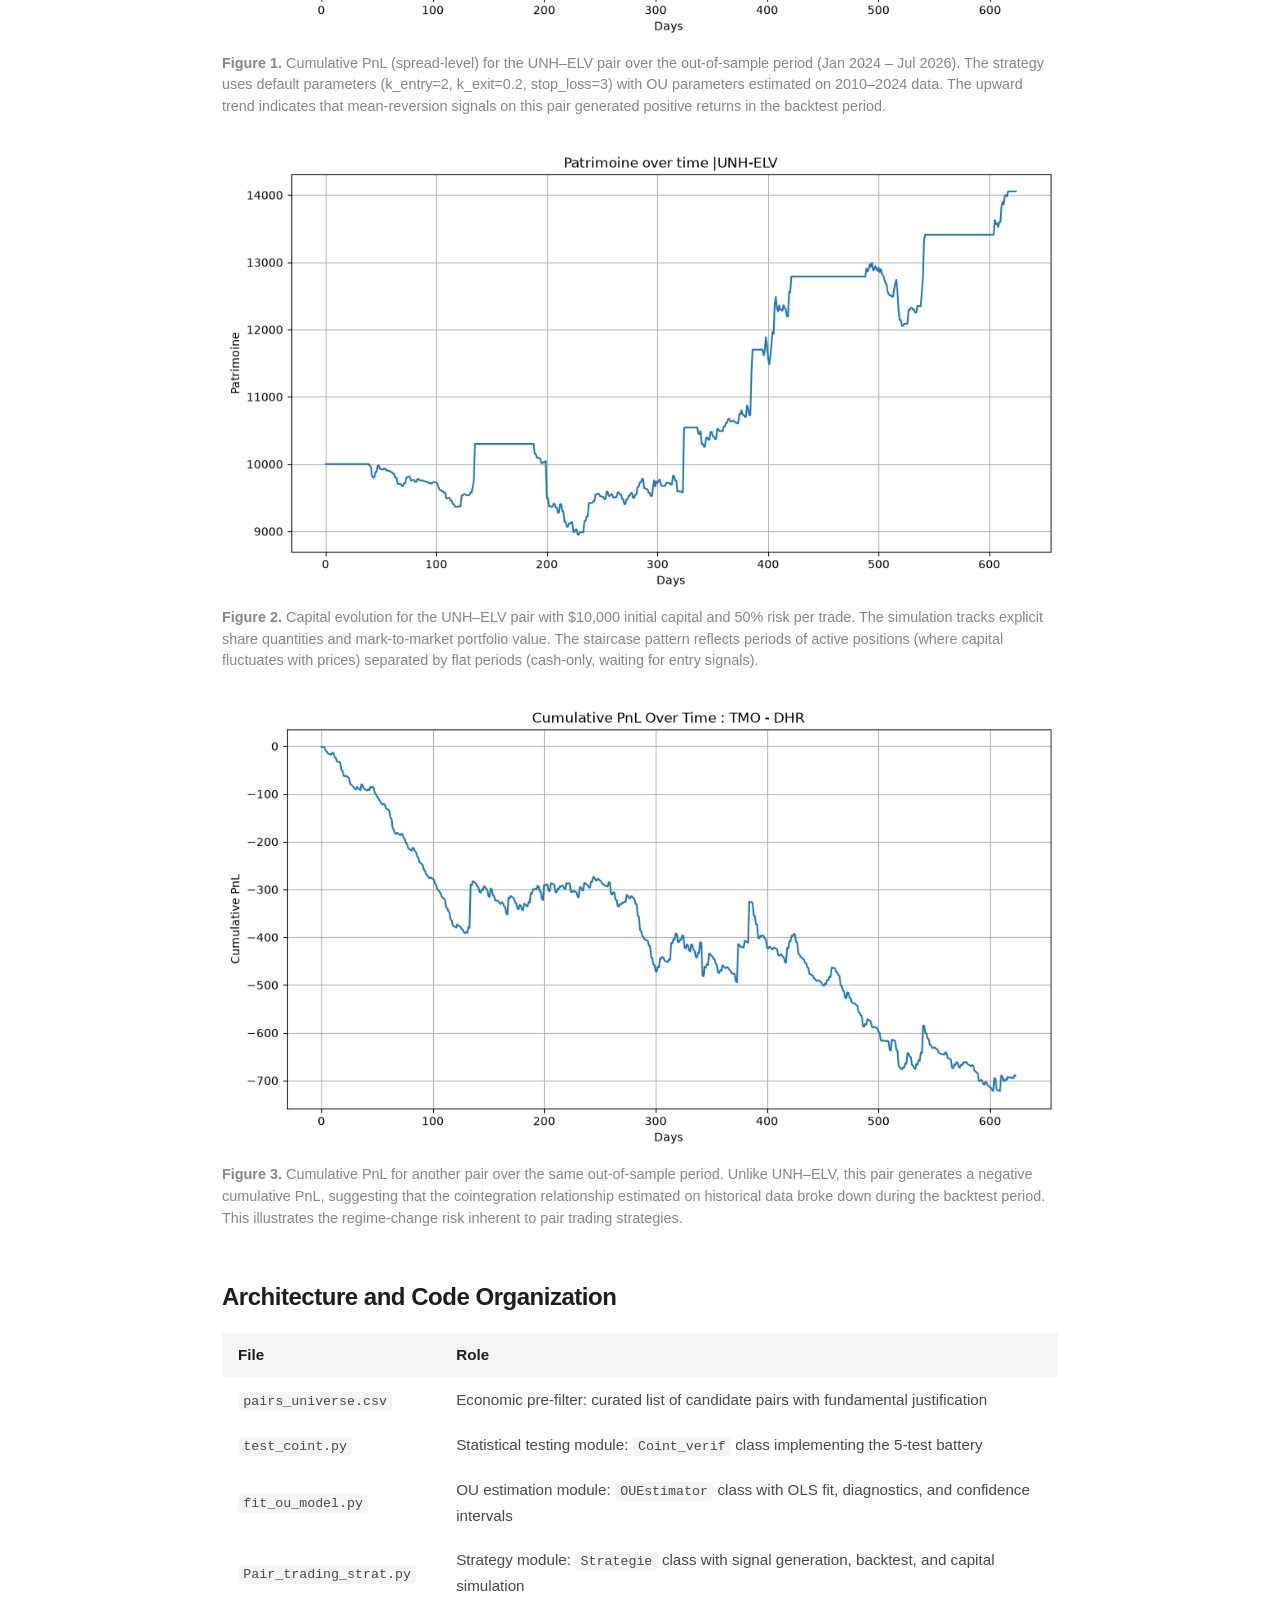
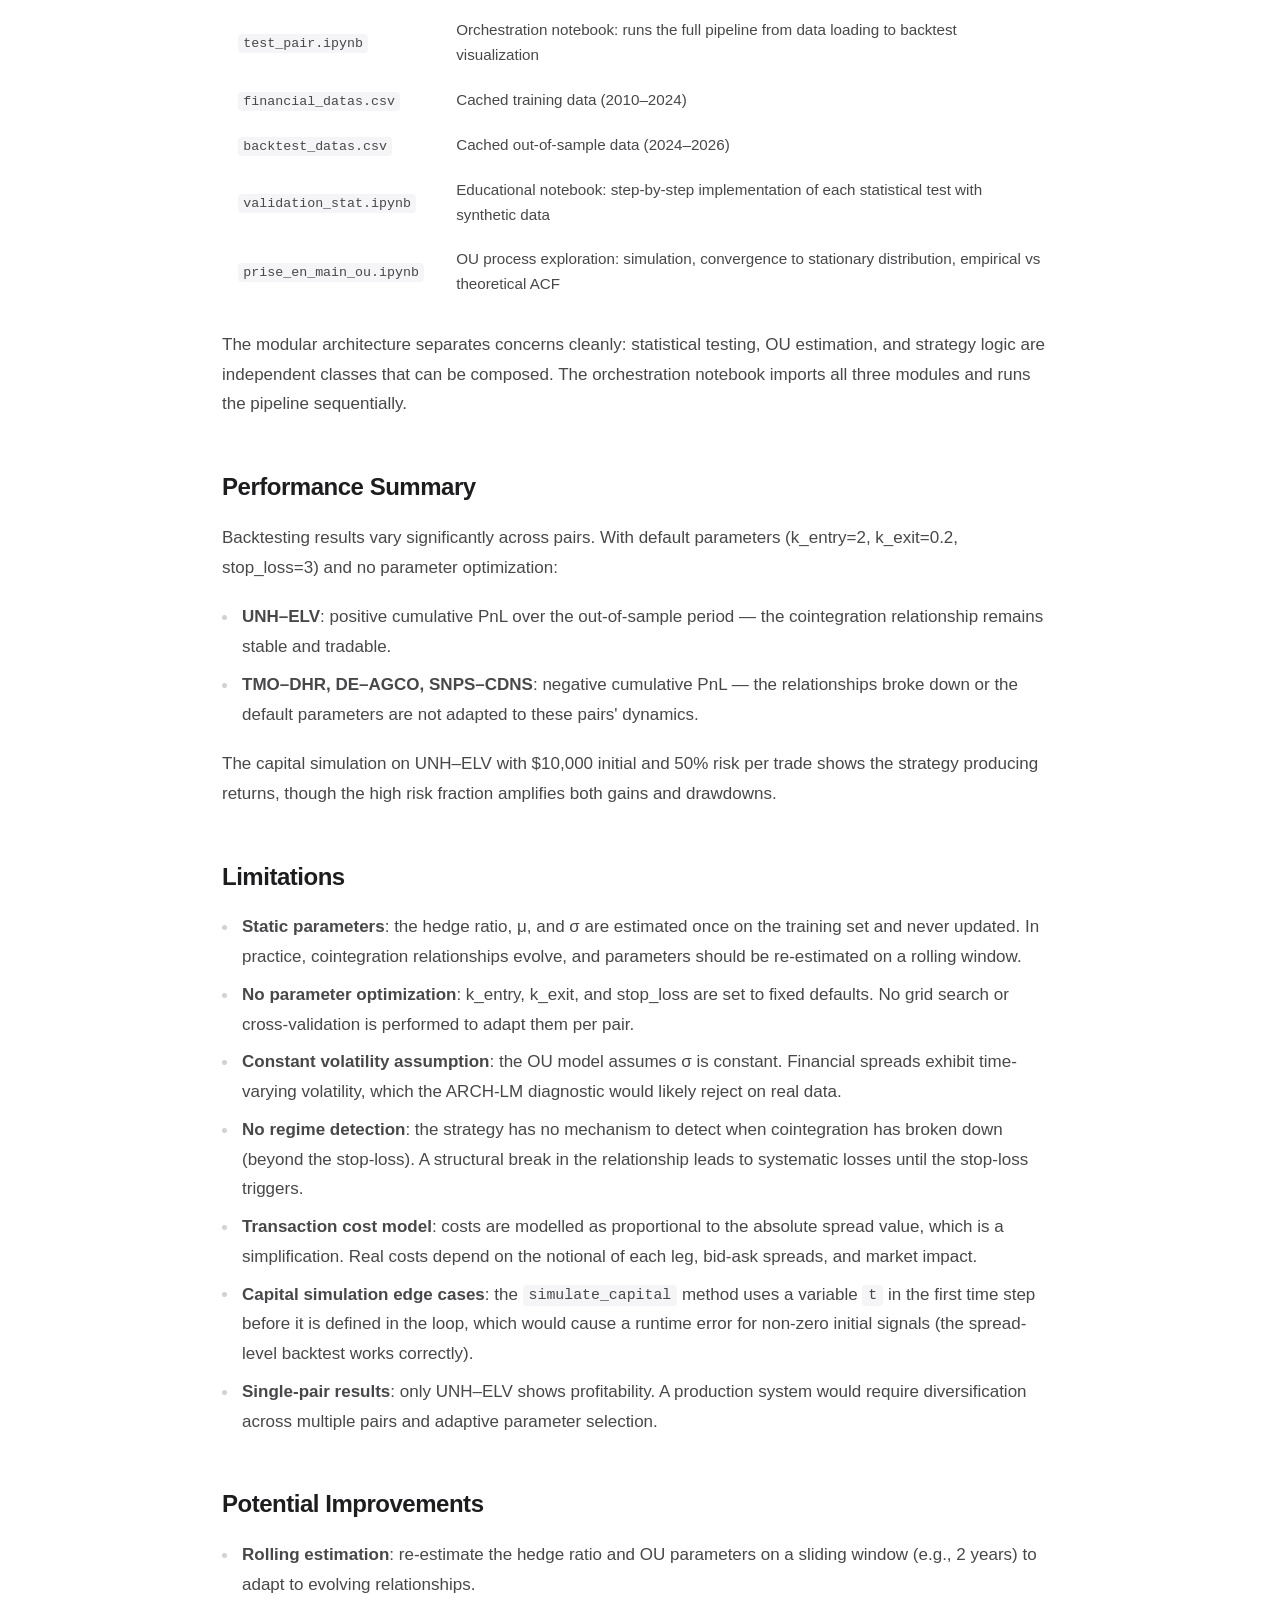
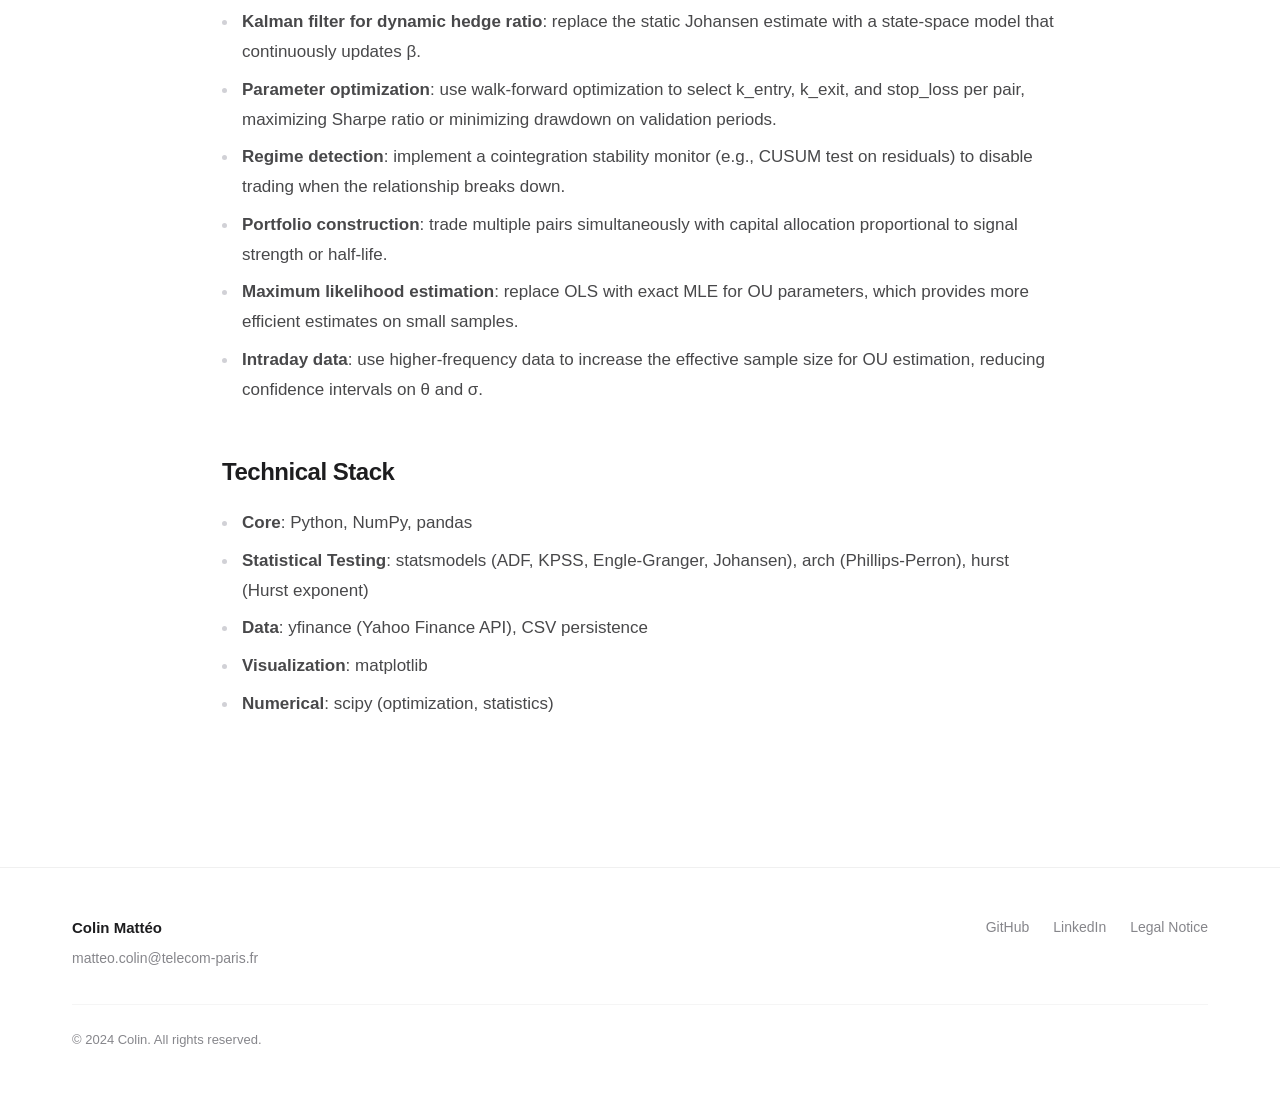
<file: projects/pair_trading_project.html>
<!DOCTYPE html>
<html lang="en">
<head>
    <meta charset="UTF-8">
    <meta name="viewport" content="width=device-width, initial-scale=1.0">
    <title>Statistical Arbitrage — Pair Trading — Colin</title>
    <link rel="stylesheet" href="../css/style.css">
    <style>
        .project-page {
            padding-top: calc(52px + 5rem);
            padding-bottom: var(--space-2xl);
        }

        .project-header {
            margin-bottom: var(--space-lg);
        }

        .project-back {
            display: inline-flex;
            align-items: center;
            gap: 0.5rem;
            font-size: 14px;
            color: var(--color-gray-500);
            margin-bottom: 2rem;
            transition: color var(--transition-fast);
        }

        .project-back:hover {
            color: var(--color-black);
        }

        .project-back svg {
            width: 16px;
            height: 16px;
        }

        .project-page-title {
            font-size: clamp(2rem, 4vw, 3rem);
            font-weight: 600;
            letter-spacing: -0.03em;
            margin-bottom: 1rem;
        }

        .project-page-meta {
            display: flex;
            align-items: center;
            gap: 1.5rem;
            margin-bottom: 1.5rem;
        }

        .project-page-date {
            font-size: 14px;
            color: var(--color-gray-500);
        }

        .project-page-tech {
            display: flex;
            flex-wrap: wrap;
            gap: 0.5rem;
        }

        .project-repo-link {
            display: inline-flex;
            align-items: center;
            gap: 0.4rem;
            margin-top: 1rem;
            font-size: 14px;
            color: var(--color-gray-500);
            transition: color var(--transition-fast);
        }

        .project-repo-link:hover {
            color: var(--color-black);
        }

        .project-repo-link svg {
            width: 16px;
            height: 16px;
        }

        .project-body {
            max-width: var(--max-width-narrow);
        }

        .project-body h2 {
            font-size: 1.5rem;
            font-weight: 600;
            letter-spacing: -0.02em;
            margin-top: 3rem;
            margin-bottom: 1rem;
            color: var(--color-black);
        }

        .project-body h3 {
            font-size: 1.2rem;
            font-weight: 600;
            letter-spacing: -0.01em;
            margin-top: 2rem;
            margin-bottom: 0.75rem;
            color: var(--color-black);
        }

        .project-body p {
            font-size: 1.0625rem;
            line-height: 1.75;
            color: var(--color-gray-700);
            margin-bottom: 1.25rem;
        }

        .project-body ul {
            list-style: none;
            margin-bottom: 1.25rem;
            padding-left: 0;
        }

        .project-body li {
            font-size: 1.0625rem;
            line-height: 1.75;
            color: var(--color-gray-700);
            padding-left: 1.25rem;
            position: relative;
            margin-bottom: 0.5rem;
        }

        .project-body li::before {
            content: '';
            position: absolute;
            left: 0;
            top: 0.75em;
            width: 5px;
            height: 5px;
            border-radius: 50%;
            background-color: var(--color-gray-300);
        }

        .project-body code {
            font-family: var(--font-mono);
            font-size: 0.875em;
            background-color: var(--color-gray-100);
            padding: 0.15em 0.4em;
            border-radius: 4px;
        }

        .project-body pre {
            background-color: var(--color-gray-100);
            border-radius: 8px;
            padding: 1.5rem;
            overflow-x: auto;
            margin-bottom: 1.5rem;
        }

        .project-body pre code {
            background: none;
            padding: 0;
            font-size: 14px;
            line-height: 1.6;
        }

        .project-figure {
            margin: 2rem 0;
        }

        .project-figure img {
            width: 100%;
            border-radius: 8px;
            border: 1px solid var(--color-gray-200);
        }

        .project-figure figcaption {
            font-size: 0.9rem;
            color: var(--color-gray-500);
            margin-top: 0.75rem;
            line-height: 1.5;
        }

        .indicator-table {
            width: 100%;
            border-collapse: collapse;
            margin-bottom: 1.5rem;
            font-size: 0.95rem;
        }

        .indicator-table th,
        .indicator-table td {
            padding: 0.6rem 1rem;
            text-align: left;
            border-bottom: 1px solid var(--color-gray-200);
        }

        .indicator-table th {
            font-weight: 600;
            color: var(--color-black);
            background-color: var(--color-gray-100);
        }

        .indicator-table td {
            color: var(--color-gray-700);
        }

        .label-table {
            width: 100%;
            border-collapse: collapse;
            margin-bottom: 1.5rem;
            font-size: 0.95rem;
        }

        .label-table th,
        .label-table td {
            padding: 0.6rem 1rem;
            text-align: center;
            border-bottom: 1px solid var(--color-gray-200);
        }

        .label-table th {
            font-weight: 600;
            color: var(--color-black);
            background-color: var(--color-gray-100);
        }

        .label-table td {
            color: var(--color-gray-700);
        }

        .math-block {
            background-color: var(--color-gray-100);
            border-radius: 8px;
            padding: 1.25rem 1.5rem;
            margin-bottom: 1.5rem;
            font-family: var(--font-mono);
            font-size: 0.95rem;
            line-height: 1.8;
            overflow-x: auto;
        }
    </style>
</head>
<body>
    <header class="header" role="banner">
        <nav class="nav" aria-label="Main navigation">
            <div class="nav-left">
                <a href="../index.html" class="nav-name">Colin Mattéo</a>
                <a href="../index.html#about" class="nav-link nav-desktop">About</a>
                <a href="../projects.html" class="nav-link nav-desktop">Projects</a>
                <a href="../index.html#contact" class="nav-link nav-desktop">Contact</a>
            </div>
            <div class="nav-right nav-desktop">
                <a href="../assets/CV_Matteo_Colin.pdf" class="nav-link" target="_blank" rel="noopener noreferrer">CV</a>
                <a href="https://github.com/V0H6P" class="nav-link" target="_blank" rel="noopener noreferrer">GitHub</a>
                <a href="https://www.linkedin.com/in/mattéo-colin-82a244336" class="nav-link" target="_blank" rel="noopener noreferrer">LinkedIn</a>
            </div>
            <button class="nav-toggle" aria-label="Open menu" aria-expanded="false">
                <span class="nav-toggle-bar"></span>
                <span class="nav-toggle-bar"></span>
                <span class="nav-toggle-bar"></span>
            </button>
        </nav>
        <div class="nav-mobile" aria-hidden="true">
            <a href="../index.html#about" class="nav-mobile-link">About</a>
            <a href="../projects.html" class="nav-mobile-link">Projects</a>
            <a href="../index.html#contact" class="nav-mobile-link">Contact</a>
            <a href="../assets/CV_Matteo_Colin.pdf" class="nav-mobile-link" target="_blank" rel="noopener noreferrer">CV</a>
            <a href="https://github.com/V0H6P" class="nav-mobile-link" target="_blank" rel="noopener noreferrer">GitHub</a>
            <a href="https://www.linkedin.com/in/mattéo-colin-82a244336" class="nav-mobile-link" target="_blank" rel="noopener noreferrer">LinkedIn</a>
        </div>
    </header>

    <main class="project-page">
        <div class="container container--narrow">
            <a href="../projects.html" class="project-back">
                <svg xmlns="http://www.w3.org/2000/svg" viewBox="0 0 24 24" fill="none" stroke="currentColor" stroke-width="2" stroke-linecap="round" stroke-linejoin="round" aria-hidden="true">
                    <path d="M19 12H5M12 19l-7-7 7-7"/>
                </svg>
                Back to Projects
            </a>

            <header class="project-header">
                <h1 class="project-page-title">Statistical Arbitrage &mdash; Pair Trading with Ornstein-Uhlenbeck Modelling</h1>
                <div class="project-page-meta">
                    <span class="project-page-date">July 2025</span>
                </div>
                <div class="project-page-tech">
                    <span class="tech-tag">Python</span>
                    <span class="tech-tag">Statistical Testing</span>
                    <span class="tech-tag">Cointegration</span>
                    <span class="tech-tag">Ornstein-Uhlenbeck</span>
                    <span class="tech-tag">Pair Trading</span>
                    <span class="tech-tag">Backtesting</span>
                </div>
                <a href="https://github.com/V0H6P/pair_trading" class="project-repo-link" target="_blank" rel="noopener noreferrer">
                    <svg xmlns="http://www.w3.org/2000/svg" viewBox="0 0 16 16" fill="currentColor" aria-hidden="true"><path d="M8 0C3.58 0 0 3.58 0 8c0 3.54 2.29 6.53 5.47 7.59.4.07.55-.17.55-.38 0-.19-.01-.82-.01-1.49-2.01.37-2.53-.49-2.69-.94-.09-.23-.48-.94-.82-1.13-.28-.15-.68-.52-.01-.53.63-.01 1.08.58 1.23.82.72 1.21 1.87.87 2.33.66.07-.52.28-.87.51-1.07-1.78-.2-3.64-.89-3.64-3.95 0-.87.31-1.59.82-2.15-.08-.2-.36-1.02.08-2.12 0 0 .67-.21 2.2.82.64-.18 1.32-.27 2-.27.68 0 1.36.09 2 .27 1.53-1.04 2.2-.82 2.2-.82.44 1.1.16 1.92.08 2.12.51.56.82 1.27.82 2.15 0 3.07-1.87 3.75-3.65 3.95.29.25.54.73.54 1.48 0 1.07-.01 1.93-.01 2.2 0 .21.15.46.55.38A8.013 8.013 0 0016 8c0-4.42-3.58-8-8-8z"/></svg>
                    View on GitHub
                </a>
            </header>

            <div class="project-body">
                <h2>Project Overview</h2>
                <p>This project implements a complete statistical arbitrage pipeline based on pair trading. The core hypothesis is that certain pairs of equities share a long-run equilibrium relationship (cointegration), and that temporary deviations from this equilibrium &mdash; captured by the spread &mdash; can be modelled as a mean-reverting stochastic process (Ornstein-Uhlenbeck). Trading signals are generated when the spread deviates significantly from its long-term mean, and positions are closed when it reverts.</p>
                <p>The pipeline covers: economic pre-filtering of candidate pairs, battery of statistical tests for cointegration validation, spread construction via the Johansen procedure, OU parameter estimation by OLS regression, signal generation through a state-machine architecture, and out-of-sample backtesting with capital simulation.</p>

                <h2>Data Acquisition and Universe Definition</h2>

                <h3>Candidate Pair Selection</h3>
                <p>The universe of candidate pairs is defined in <code>pairs_universe.csv</code>, a manually curated list of 30+ equity pairs selected on economic grounds. Each pair is justified by a fundamental relationship: direct competitors (KO/PEP, HD/LOW), same macro driver (CAT/DE, XOM/CVX), payment networks (V/MA), or sector exposure (LMT/RTX, UNH/ELV). This economic pre-filter ensures that any statistical relationship detected has a plausible structural explanation, reducing the risk of spurious cointegration.</p>

                <h3>Historical Data</h3>
                <p>Price data is downloaded from Yahoo Finance via the <code>yfinance</code> library. The training period spans January 2010 to January 2024 (approximately 14 years of daily close prices). Data is cached locally in <code>financial_datas.csv</code> to avoid repeated downloads. A separate out-of-sample dataset covering January 2024 to July 2026 is stored in <code>backtest_datas.csv</code> for backtesting purposes. Missing values between tickers are handled by aligning on the intersection of available dates (<code>dropna</code> on the concatenated DataFrame).</p>

                <h2>Statistical Testing Pipeline</h2>
                <p>The cointegration verification is implemented in <code>test_coint.py</code> as a class <code>Coint_verif</code> that runs a battery of five sequential tests. Each test acts as a filter: if a pair fails any test, it is immediately rejected via a custom <code>CointError</code> exception. The method <code>test_batterie()</code> chains all tests in order.</p>

                <h3>Step 1: Integration Order Verification (ADF)</h3>
                <p>The first requirement for cointegration is that both price series are individually integrated of order 1, denoted I(1). This means the raw series is non-stationary, but its first difference is stationary. The implementation uses the Augmented Dickey-Fuller test from <code>statsmodels</code>:</p>
                <ul>
                    <li>Test that the raw series fails to reject H₀ (unit root present) at the 5% level &mdash; confirming non-stationarity.</li>
                    <li>Test that the first-differenced series rejects H₀ at the 5% level &mdash; confirming stationarity of returns.</li>
                </ul>
                <p>Both conditions must hold for both assets in the pair. If either series is already stationary in levels, or if the first difference is not stationary, the pair is discarded.</p>

                <h3>Step 2: Spread Construction via Johansen</h3>
                <p>The hedge ratio and spread are estimated using the Johansen cointegration procedure (<code>coint_johansen</code> from <code>statsmodels</code>). This method solves a generalized eigenvalue problem on the VECM representation of the bivariate system. The implementation extracts the eigenvector associated with the largest eigenvalue, normalizes it so that the coefficient on the first asset equals 1, and constructs the spread as:</p>
                <div class="math-block">spread(t) = price_A(t) + v[1] &times; price_B(t)</div>
                <p>where <code>v[1]</code> is the normalized second component (typically negative, yielding spread = A &minus; &beta;&middot;B). The Johansen approach is preferred over OLS because it is symmetric &mdash; the result does not depend on which variable is designated as dependent &mdash; and because it simultaneously provides a test of cointegration rank.</p>

                <h3>Step 3: Spread Stationarity Verification</h3>
                <p>Once the spread is constructed, its stationarity is verified through three independent tests, each with different null hypotheses and power characteristics:</p>
                <table class="indicator-table">
                    <thead>
                        <tr><th>Test</th><th>H₀</th><th>Rejection condition</th><th>Rationale</th></tr>
                    </thead>
                    <tbody>
                        <tr><td>ADF</td><td>Unit root (non-stationary)</td><td>stat &lt; critical value</td><td>Standard unit root test</td></tr>
                        <tr><td>KPSS</td><td>Stationary</td><td>stat &gt; critical value</td><td>Complementary: tests opposite hypothesis</td></tr>
                        <tr><td>Phillips-Perron</td><td>Unit root (non-stationary)</td><td>stat &lt; critical value</td><td>Robust to heteroscedasticity and serial correlation</td></tr>
                    </tbody>
                </table>
                <p>Using both ADF/PP (H₀: non-stationary) and KPSS (H₀: stationary) provides a confirmatory approach: the spread must simultaneously reject non-stationarity under ADF/PP and fail to reject stationarity under KPSS. This reduces the probability of Type I errors from any single test.</p>

                <h3>Step 4: Formal Cointegration Tests</h3>
                <p>Two formal cointegration tests validate the relationship:</p>
                <ul>
                    <li><strong>Engle-Granger</strong>: tests whether the residuals of the cointegrating regression have a unit root. The pair is rejected if the test statistic exceeds the critical value at 5%, or if the p-value exceeds 0.05.</li>
                    <li><strong>Johansen trace test</strong>: the trace statistic for rank r=0 must exceed the 95% critical value, rejecting the null of no cointegration relationship.</li>
                </ul>

                <h3>Step 5: Hurst Exponent</h3>
                <p>As a final confirmation of mean-reversion, the Hurst exponent is computed on the spread using the R/S (rescaled range) method via the <code>hurst</code> library. A Hurst exponent H &lt; 0.5 indicates mean-reverting behaviour. H = 0.5 corresponds to a random walk, and H &gt; 0.5 indicates trending behaviour. Pairs with H &ge; 0.5 are rejected.</p>

                <h3>Results of the Screening</h3>
                <p>From the initial universe of 30+ candidate pairs, the statistical pipeline identifies 8 cointegrated pairs:</p>
                <table class="indicator-table">
                    <thead>
                        <tr><th>Pair</th><th>Sector</th></tr>
                    </thead>
                    <tbody>
                        <tr><td>UNH &ndash; ELV</td><td>Health Insurance</td></tr>
                        <tr><td>TMO &ndash; DHR</td><td>Life Sciences</td></tr>
                        <tr><td>ALL &ndash; TRV</td><td>Insurance</td></tr>
                        <tr><td>DE &ndash; AGCO</td><td>Agricultural Equipment</td></tr>
                        <tr><td>SNPS &ndash; CDNS</td><td>EDA Software</td></tr>
                        <tr><td>ADP &ndash; PAYX</td><td>Payroll Services</td></tr>
                        <tr><td>EMR &ndash; ROK</td><td>Industrial Automation</td></tr>
                        <tr><td>VRSK &ndash; MCO</td><td>Data Analytics / Risk</td></tr>
                    </tbody>
                </table>

                <h2>Ornstein-Uhlenbeck Parameter Estimation</h2>

                <h3>Model Definition</h3>
                <p>The spread is modelled as a continuous-time Ornstein-Uhlenbeck process:</p>
                <div class="math-block">dX(t) = &theta;(&mu; &minus; X(t))dt + &sigma; dW(t)</div>
                <p>where &theta; is the mean-reversion speed, &mu; is the long-run mean, and &sigma; is the diffusion coefficient. The exact discretization for observations at uniform intervals &Delta;t yields an AR(1) process:</p>
                <div class="math-block">X(t+1) = a&middot;X(t) + b + &epsilon;(t),&emsp; a = e^(&minus;&theta;&Delta;t),&emsp; b = &mu;(1&minus;a)</div>

                <h3>Estimation Method (OLS)</h3>
                <p>The <code>OUEstimator</code> class in <code>fit_ou_model.py</code> implements estimation by OLS regression on the discretized form. The procedure:</p>
                <ul>
                    <li>Regress X(t+1) on [1, X(t)] to obtain the intercept b&#x302; and slope a&#x302;.</li>
                    <li>Verify that 0 &lt; a&#x302; &lt; 1 (necessary condition for mean-reversion). If violated, the model raises a <code>ValueError</code>.</li>
                    <li>Convert back to continuous-time parameters: &theta; = &minus;ln(a&#x302;)/&Delta;t, &mu; = b&#x302;/(1&minus;a&#x302;).</li>
                    <li>Estimate &sigma; from the residual variance: &sigma;² = &sigma;²(&epsilon;)&middot;(&minus;2ln(a&#x302;)) / (&Delta;t&middot;(1&minus;a&#x302;²)).</li>
                </ul>

                <h3>Derived Quantities</h3>
                <p>The estimator computes several quantities used downstream:</p>
                <ul>
                    <li><strong>Half-life</strong>: t½ = ln(2)/&theta; &mdash; the expected time for the spread to revert halfway to &mu;. This determines the holding horizon and influences the choice of trading parameters.</li>
                    <li><strong>Stationary variance</strong>: &sigma;²/(2&theta;) &mdash; the long-run variance of the spread under the OU model.</li>
                    <li><strong>Stationary standard deviation</strong>: used to normalize the z-score for signal generation.</li>
                </ul>

                <h3>Diagnostic Tests</h3>
                <p>The estimator provides model diagnostics on the standardized residuals:</p>
                <ul>
                    <li><strong>Jarque-Bera</strong>: tests for normality of residuals (OU assumes Gaussian noise).</li>
                    <li><strong>Ljung-Box</strong>: tests for remaining autocorrelation (AR(1) residuals should be white noise).</li>
                    <li><strong>ARCH-LM</strong>: tests for conditional heteroscedasticity (OU assumes constant volatility).</li>
                </ul>
                <p>Confidence intervals for &theta; and &mu; are computed via asymptotic standard errors and delta-method propagation from the AR(1) coefficients.</p>

                <h3>Pair Filtering by Half-Life and Volatility</h3>
                <p>After OU estimation on all 8 cointegrated pairs, a second filter is applied based on tradability criteria. Pairs are retained if they exhibit a half-life short enough for practical trading and sufficient spread volatility to generate profit after transaction costs. The final selection retains 4 pairs:</p>
                <table class="indicator-table">
                    <thead>
                        <tr><th>Pair</th><th>Half-life (days)</th><th>&theta;</th><th>&sigma;</th></tr>
                    </thead>
                    <tbody>
                        <tr><td>UNH &ndash; ELV</td><td>55</td><td>0.0126</td><td>2.70</td></tr>
                        <tr><td>TMO &ndash; DHR</td><td>69</td><td>0.0101</td><td>3.11</td></tr>
                        <tr><td>DE &ndash; AGCO</td><td>49</td><td>0.0143</td><td>3.61</td></tr>
                        <tr><td>SNPS &ndash; CDNS</td><td>25</td><td>0.0274</td><td>1.72</td></tr>
                    </tbody>
                </table>
                <p>Pairs with half-lives exceeding 80 days (ALL&ndash;TRV, ADP&ndash;PAYX, EMR&ndash;ROK, VRSK&ndash;MCO) or insufficient volatility are discarded, as they would require excessively long holding periods relative to the risk of regime change.</p>

                <h2>Signal Generation</h2>

                <h3>Z-Score Based State Machine</h3>
                <p>The trading logic is implemented in <code>Pair_trading_strat.py</code> as a class <code>Strategie</code>. Signal generation is modelled as a finite state machine with three states: flat (0), long spread (+1), and short spread (&minus;1). The z-score is computed as:</p>
                <div class="math-block">z(t) = (spread(t) &minus; &mu;) / &sigma;_stationary</div>
                <p>where &mu; and &sigma;_stationary are the OU parameters estimated on the training period.</p>

                <h3>Entry and Exit Rules</h3>
                <table class="indicator-table">
                    <thead>
                        <tr><th>Condition</th><th>Action</th><th>Default threshold</th></tr>
                    </thead>
                    <tbody>
                        <tr><td>z &gt; k_entry (from flat)</td><td>Short the spread</td><td>k_entry = 2.0</td></tr>
                        <tr><td>z &lt; &minus;k_entry (from flat)</td><td>Long the spread</td><td>k_entry = 2.0</td></tr>
                        <tr><td>z crosses &minus;k_exit (from long)</td><td>Close long position</td><td>k_exit = 0.2</td></tr>
                        <tr><td>z crosses k_exit (from short)</td><td>Close short position</td><td>k_exit = 0.2</td></tr>
                        <tr><td>|z| &gt; stop_loss (from any position)</td><td>Close position (stop-loss)</td><td>stop_loss = 3.0</td></tr>
                        <tr><td>Holding days &gt; max_holding</td><td>Close position (time stop)</td><td>Optional (None)</td></tr>
                    </tbody>
                </table>
                <p>The state machine ensures that transitions are well-defined: entry only occurs from the flat state, and exit conditions are checked only when a position is active. The stop-loss protects against structural breaks in the cointegration relationship (the spread may diverge permanently if the regime changes).</p>

                <h2>Backtesting</h2>

                <h3>Methodology</h3>
                <p>The backtest uses an out-of-sample period (January 2024 &ndash; July 2026) that is strictly posterior to the training data (2010&ndash;2024). The hedge ratio and OU parameters are estimated on the training period and held fixed throughout the backtest &mdash; no re-estimation or look-ahead occurs.</p>
                <p>Two backtesting modes are implemented:</p>

                <h3>Mode 1: Spread-Level PnL</h3>
                <p>The <code>backtest()</code> method computes the PnL directly from the spread movements. At each time step, the position (long, short, or flat) multiplies the daily change in spread value. Transaction costs (default: 30 bps) are applied proportionally to the absolute spread value at each trade. The method returns:</p>
                <ul>
                    <li><strong>Cumulative PnL</strong>: running sum of daily net returns.</li>
                    <li><strong>Sharpe ratio</strong>: annualized (×&radic;252), computed only on active days.</li>
                    <li><strong>Maximum drawdown</strong>: largest peak-to-trough decline in cumulative PnL.</li>
                    <li><strong>Number of trades</strong>: round-trip count.</li>
                    <li><strong>Win rate</strong>: proportion of positive daily returns on active days.</li>
                </ul>

                <h3>Mode 2: Capital Simulation</h3>
                <p>The <code>simulate_capital()</code> method implements a more realistic simulation with explicit capital allocation. Given an initial capital (default: $10,000) and a risk fraction per trade (parameter <code>f</code>), the method tracks:</p>
                <ul>
                    <li>The number of shares of asset A and B held at each time step.</li>
                    <li>Available liquidity after position entries and exits.</li>
                    <li>Total portfolio value (patrimoine) accounting for mark-to-market positions.</li>
                </ul>
                <p>When going long the spread (buy A, short B), the system allocates f&times;liquidity to asset A and hedge&times;f&times;liquidity to the short position in B. The reverse allocation applies for short spread positions. Position closing rebalances back to fully liquid.</p>

                <figure class="project-figure">
                    <img src="image_rapport/PnL_UNH-ELV.png" alt="Cumulative PnL for UNH-ELV pair">
                    <figcaption><strong>Figure 1.</strong> Cumulative PnL (spread-level) for the UNH&ndash;ELV pair over the out-of-sample period (Jan 2024 &ndash; Jul 2026). The strategy uses default parameters (k_entry=2, k_exit=0.2, stop_loss=3) with OU parameters estimated on 2010&ndash;2024 data. The upward trend indicates that mean-reversion signals on this pair generated positive returns in the backtest period.</figcaption>
                </figure>

                <figure class="project-figure">
                    <img src="image_rapport/PnL_UNH-ELV_10000_init.png" alt="Capital simulation for UNH-ELV pair with $10,000 initial">
                    <figcaption><strong>Figure 2.</strong> Capital evolution for the UNH&ndash;ELV pair with $10,000 initial capital and 50% risk per trade. The simulation tracks explicit share quantities and mark-to-market portfolio value. The staircase pattern reflects periods of active positions (where capital fluctuates with prices) separated by flat periods (cash-only, waiting for entry signals).</figcaption>
                </figure>

                <figure class="project-figure">
                    <img src="image_rapport/PnL_PNO-DHR.png" alt="Cumulative PnL for a pair showing negative performance">
                    <figcaption><strong>Figure 3.</strong> Cumulative PnL for another pair over the same out-of-sample period. Unlike UNH&ndash;ELV, this pair generates a negative cumulative PnL, suggesting that the cointegration relationship estimated on historical data broke down during the backtest period. This illustrates the regime-change risk inherent to pair trading strategies.</figcaption>
                </figure>

                <h2>Architecture and Code Organization</h2>

                <table class="indicator-table">
                    <thead>
                        <tr><th>File</th><th>Role</th></tr>
                    </thead>
                    <tbody>
                        <tr><td><code>pairs_universe.csv</code></td><td>Economic pre-filter: curated list of candidate pairs with fundamental justification</td></tr>
                        <tr><td><code>test_coint.py</code></td><td>Statistical testing module: <code>Coint_verif</code> class implementing the 5-test battery</td></tr>
                        <tr><td><code>fit_ou_model.py</code></td><td>OU estimation module: <code>OUEstimator</code> class with OLS fit, diagnostics, and confidence intervals</td></tr>
                        <tr><td><code>Pair_trading_strat.py</code></td><td>Strategy module: <code>Strategie</code> class with signal generation, backtest, and capital simulation</td></tr>
                        <tr><td><code>test_pair.ipynb</code></td><td>Orchestration notebook: runs the full pipeline from data loading to backtest visualization</td></tr>
                        <tr><td><code>financial_datas.csv</code></td><td>Cached training data (2010&ndash;2024)</td></tr>
                        <tr><td><code>backtest_datas.csv</code></td><td>Cached out-of-sample data (2024&ndash;2026)</td></tr>
                        <tr><td><code>validation_stat.ipynb</code></td><td>Educational notebook: step-by-step implementation of each statistical test with synthetic data</td></tr>
                        <tr><td><code>prise_en_main_ou.ipynb</code></td><td>OU process exploration: simulation, convergence to stationary distribution, empirical vs theoretical ACF</td></tr>
                    </tbody>
                </table>
                <p>The modular architecture separates concerns cleanly: statistical testing, OU estimation, and strategy logic are independent classes that can be composed. The orchestration notebook imports all three modules and runs the pipeline sequentially.</p>

                <h2>Performance Summary</h2>
                <p>Backtesting results vary significantly across pairs. With default parameters (k_entry=2, k_exit=0.2, stop_loss=3) and no parameter optimization:</p>
                <ul>
                    <li><strong>UNH&ndash;ELV</strong>: positive cumulative PnL over the out-of-sample period &mdash; the cointegration relationship remains stable and tradable.</li>
                    <li><strong>TMO&ndash;DHR, DE&ndash;AGCO, SNPS&ndash;CDNS</strong>: negative cumulative PnL &mdash; the relationships broke down or the default parameters are not adapted to these pairs' dynamics.</li>
                </ul>
                <p>The capital simulation on UNH&ndash;ELV with $10,000 initial and 50% risk per trade shows the strategy producing returns, though the high risk fraction amplifies both gains and drawdowns.</p>

                <h2>Limitations</h2>
                <ul>
                    <li><strong>Static parameters</strong>: the hedge ratio, &mu;, and &sigma; are estimated once on the training set and never updated. In practice, cointegration relationships evolve, and parameters should be re-estimated on a rolling window.</li>
                    <li><strong>No parameter optimization</strong>: k_entry, k_exit, and stop_loss are set to fixed defaults. No grid search or cross-validation is performed to adapt them per pair.</li>
                    <li><strong>Constant volatility assumption</strong>: the OU model assumes &sigma; is constant. Financial spreads exhibit time-varying volatility, which the ARCH-LM diagnostic would likely reject on real data.</li>
                    <li><strong>No regime detection</strong>: the strategy has no mechanism to detect when cointegration has broken down (beyond the stop-loss). A structural break in the relationship leads to systematic losses until the stop-loss triggers.</li>
                    <li><strong>Transaction cost model</strong>: costs are modelled as proportional to the absolute spread value, which is a simplification. Real costs depend on the notional of each leg, bid-ask spreads, and market impact.</li>
                    <li><strong>Capital simulation edge cases</strong>: the <code>simulate_capital</code> method uses a variable <code>t</code> in the first time step before it is defined in the loop, which would cause a runtime error for non-zero initial signals (the spread-level backtest works correctly).</li>
                    <li><strong>Single-pair results</strong>: only UNH&ndash;ELV shows profitability. A production system would require diversification across multiple pairs and adaptive parameter selection.</li>
                </ul>

                <h2>Potential Improvements</h2>
                <ul>
                    <li><strong>Rolling estimation</strong>: re-estimate the hedge ratio and OU parameters on a sliding window (e.g., 2 years) to adapt to evolving relationships.</li>
                    <li><strong>Kalman filter for dynamic hedge ratio</strong>: replace the static Johansen estimate with a state-space model that continuously updates &beta;.</li>
                    <li><strong>Parameter optimization</strong>: use walk-forward optimization to select k_entry, k_exit, and stop_loss per pair, maximizing Sharpe ratio or minimizing drawdown on validation periods.</li>
                    <li><strong>Regime detection</strong>: implement a cointegration stability monitor (e.g., CUSUM test on residuals) to disable trading when the relationship breaks down.</li>
                    <li><strong>Portfolio construction</strong>: trade multiple pairs simultaneously with capital allocation proportional to signal strength or half-life.</li>
                    <li><strong>Maximum likelihood estimation</strong>: replace OLS with exact MLE for OU parameters, which provides more efficient estimates on small samples.</li>
                    <li><strong>Intraday data</strong>: use higher-frequency data to increase the effective sample size for OU estimation, reducing confidence intervals on &theta; and &sigma;.</li>
                </ul>

                <h2>Technical Stack</h2>
                <ul>
                    <li><strong>Core</strong>: Python, NumPy, pandas</li>
                    <li><strong>Statistical Testing</strong>: statsmodels (ADF, KPSS, Engle-Granger, Johansen), arch (Phillips-Perron), hurst (Hurst exponent)</li>
                    <li><strong>Data</strong>: yfinance (Yahoo Finance API), CSV persistence</li>
                    <li><strong>Visualization</strong>: matplotlib</li>
                    <li><strong>Numerical</strong>: scipy (optimization, statistics)</li>
                </ul>
            </div>
        </div>
    </main>

    <footer class="footer" role="contentinfo">
        <div class="container">
            <div class="footer-content">
                <div class="footer-info">
                    <p class="footer-name">Colin Mattéo</p>
                    <p class="footer-email"><a href="mailto:matteo.colin@telecom-paris.fr">matteo.colin@telecom-paris.fr</a></p>
                </div>
                <div class="footer-links">
                    <a href="https://github.com/V0H6P" target="_blank" rel="noopener noreferrer">GitHub</a>
                    <a href="https://www.linkedin.com/in/mattéo-colin-82a244336" target="_blank" rel="noopener noreferrer">LinkedIn</a>
                    <a href="../mentions-legales.html">Legal Notice</a>
                </div>
            </div>
            <div class="footer-bottom">
                <p>&copy; 2024 Colin. All rights reserved.</p>
            </div>
        </div>
    </footer>
</body>
</html>
</file>
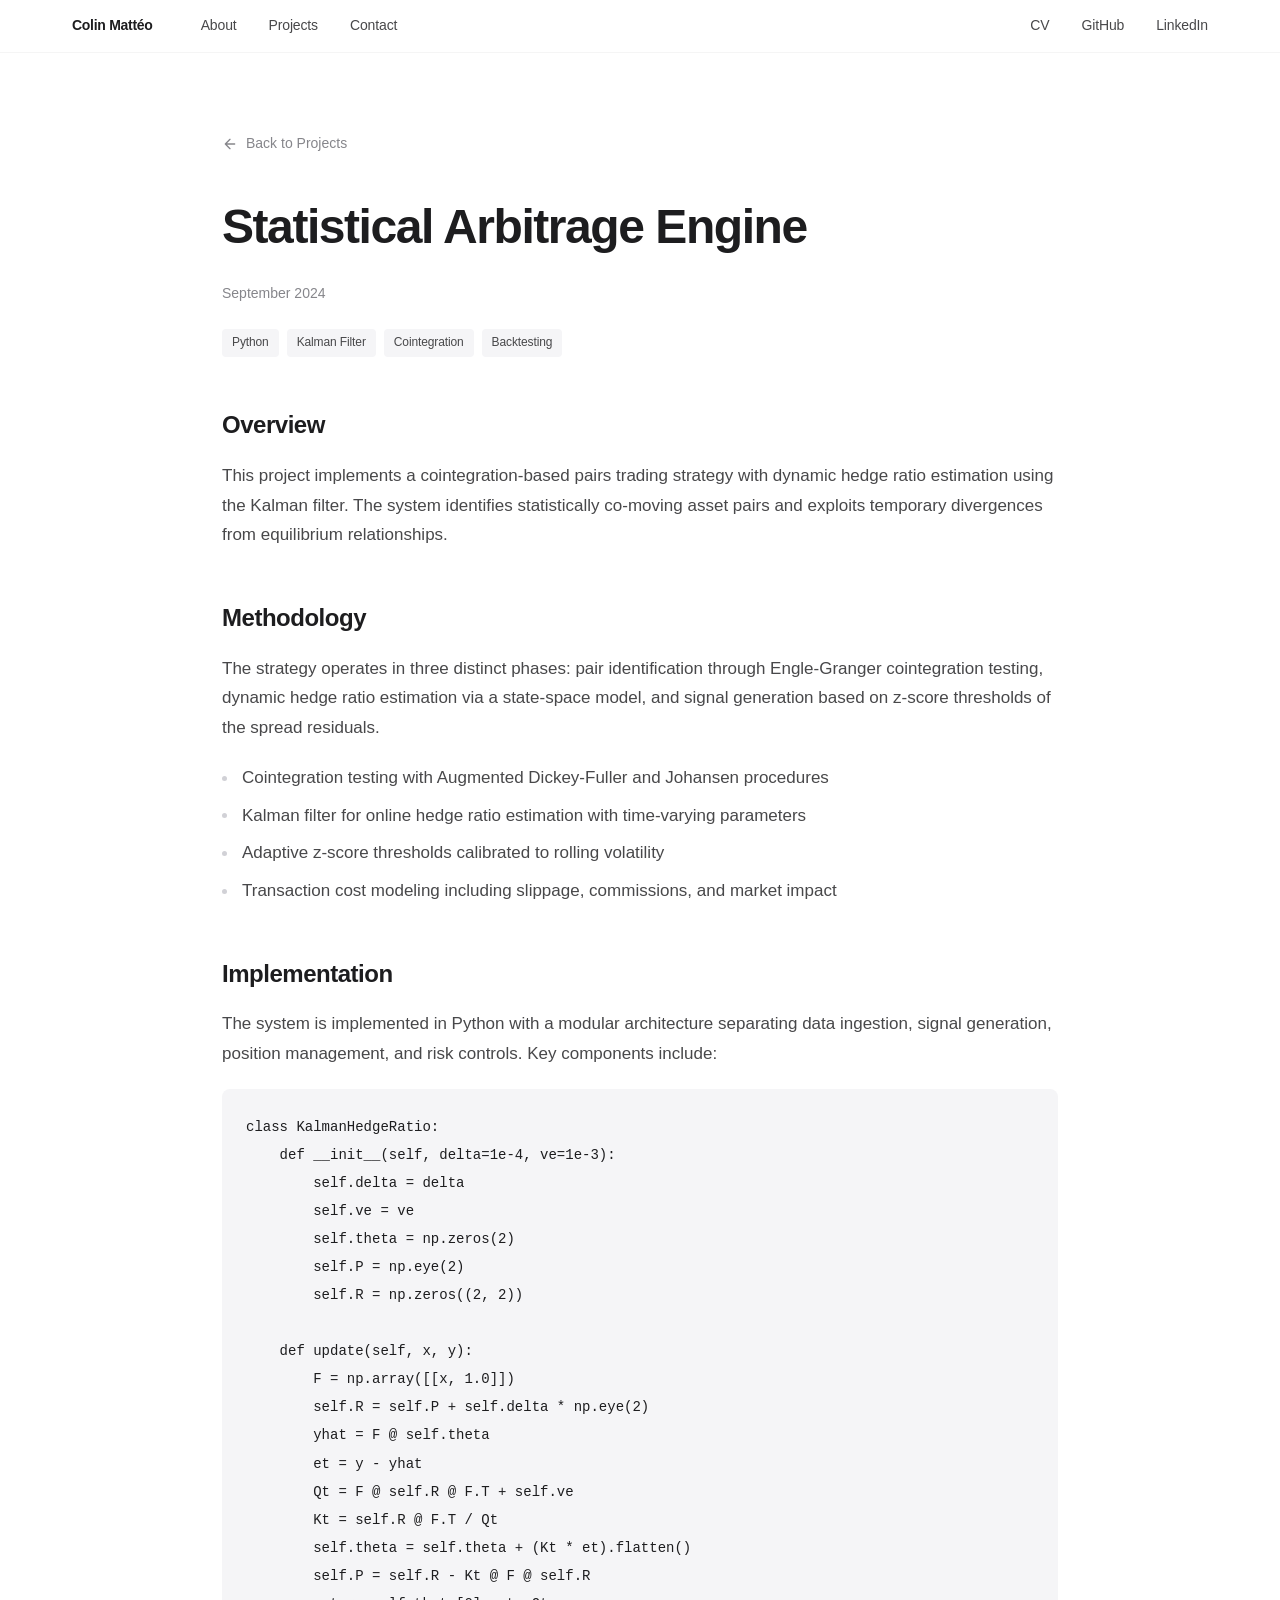
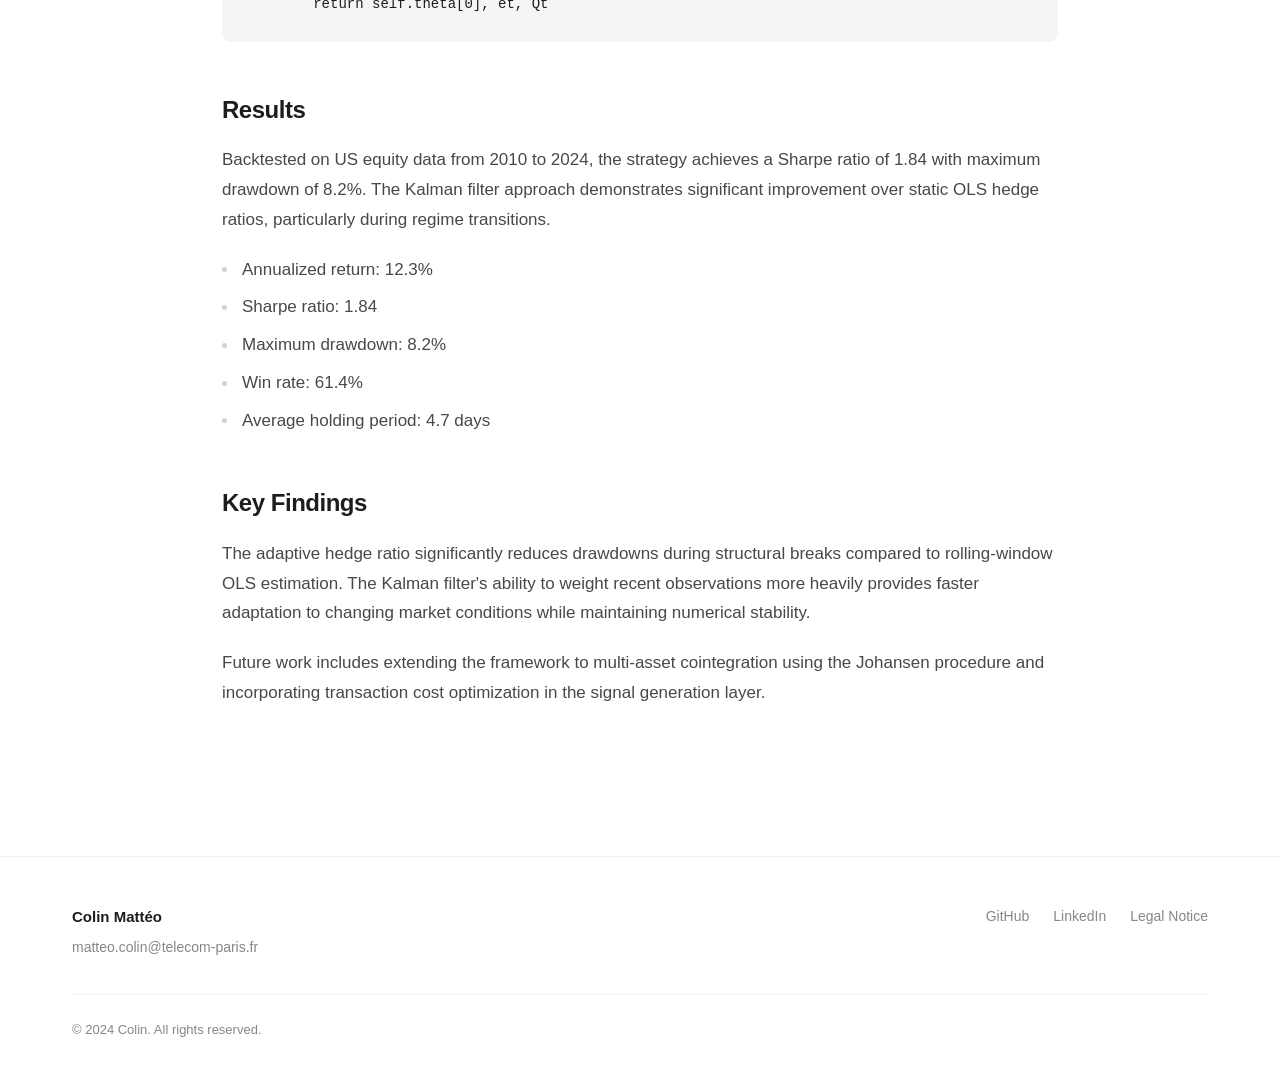
<file: projects/project-template.html>
<!DOCTYPE html>
<html lang="en">
<head>
    <meta charset="UTF-8">
    <meta name="viewport" content="width=device-width, initial-scale=1.0">
    <title>Project — Colin</title>
    <link rel="stylesheet" href="../css/style.css">
    <style>
        .project-page {
            padding-top: calc(52px + 5rem);
            padding-bottom: var(--space-2xl);
        }

        .project-header {
            margin-bottom: var(--space-lg);
        }

        .project-back {
            display: inline-flex;
            align-items: center;
            gap: 0.5rem;
            font-size: 14px;
            color: var(--color-gray-500);
            margin-bottom: 2rem;
            transition: color var(--transition-fast);
        }

        .project-back:hover {
            color: var(--color-black);
        }

        .project-back svg {
            width: 16px;
            height: 16px;
        }

        .project-page-title {
            font-size: clamp(2rem, 4vw, 3rem);
            font-weight: 600;
            letter-spacing: -0.03em;
            margin-bottom: 1rem;
        }

        .project-page-meta {
            display: flex;
            align-items: center;
            gap: 1.5rem;
            margin-bottom: 1.5rem;
        }

        .project-page-date {
            font-size: 14px;
            color: var(--color-gray-500);
        }

        .project-page-tech {
            display: flex;
            flex-wrap: wrap;
            gap: 0.5rem;
        }

        .project-body {
            max-width: var(--max-width-narrow);
        }

        .project-body h2 {
            font-size: 1.5rem;
            font-weight: 600;
            letter-spacing: -0.02em;
            margin-top: 3rem;
            margin-bottom: 1rem;
            color: var(--color-black);
        }

        .project-body p {
            font-size: 1.0625rem;
            line-height: 1.75;
            color: var(--color-gray-700);
            margin-bottom: 1.25rem;
        }

        .project-body ul {
            list-style: none;
            margin-bottom: 1.25rem;
            padding-left: 0;
        }

        .project-body li {
            font-size: 1.0625rem;
            line-height: 1.75;
            color: var(--color-gray-700);
            padding-left: 1.25rem;
            position: relative;
            margin-bottom: 0.5rem;
        }

        .project-body li::before {
            content: '';
            position: absolute;
            left: 0;
            top: 0.75em;
            width: 5px;
            height: 5px;
            border-radius: 50%;
            background-color: var(--color-gray-300);
        }

        .project-body code {
            font-family: var(--font-mono);
            font-size: 0.875em;
            background-color: var(--color-gray-100);
            padding: 0.15em 0.4em;
            border-radius: 4px;
        }

        .project-body pre {
            background-color: var(--color-gray-100);
            border-radius: 8px;
            padding: 1.5rem;
            overflow-x: auto;
            margin-bottom: 1.5rem;
        }

        .project-body pre code {
            background: none;
            padding: 0;
            font-size: 14px;
            line-height: 1.6;
        }
    </style>
</head>
<body>
    <header class="header" role="banner">
        <nav class="nav" aria-label="Main navigation">
            <div class="nav-left">
                <a href="../index.html" class="nav-name">Colin Mattéo</a>
                <a href="../index.html#about" class="nav-link nav-desktop">About</a>
                <a href="../projects.html" class="nav-link nav-desktop">Projects</a>
                <a href="../index.html#contact" class="nav-link nav-desktop">Contact</a>
            </div>
            <div class="nav-right nav-desktop">
                <a href="../assets/CV_Matteo_Colin.pdf" class="nav-link" target="_blank" rel="noopener noreferrer">CV</a>
                <a href="https://github.com/V0H6P" class="nav-link" target="_blank" rel="noopener noreferrer">GitHub</a>
                <a href="https://www.linkedin.com/in/mattéo-colin-82a244336" class="nav-link" target="_blank" rel="noopener noreferrer">LinkedIn</a>
            </div>
            <button class="nav-toggle" aria-label="Open menu" aria-expanded="false">
                <span class="nav-toggle-bar"></span>
                <span class="nav-toggle-bar"></span>
                <span class="nav-toggle-bar"></span>
            </button>
        </nav>
        <div class="nav-mobile" aria-hidden="true">
            <a href="../index.html#about" class="nav-mobile-link">About</a>
            <a href="../projects.html" class="nav-mobile-link">Projects</a>
            <a href="../index.html#contact" class="nav-mobile-link">Contact</a>
            <a href="../assets/CV_Matteo_Colin.pdf" class="nav-mobile-link" target="_blank" rel="noopener noreferrer">CV</a>
            <a href="https://github.com/V0H6P" class="nav-mobile-link" target="_blank" rel="noopener noreferrer">GitHub</a>
            <a href="https://www.linkedin.com/in/mattéo-colin-82a244336" class="nav-mobile-link" target="_blank" rel="noopener noreferrer">LinkedIn</a>
        </div>
    </header>

    <main class="project-page">
        <div class="container container--narrow">
            <a href="../projects.html" class="project-back">
                <svg xmlns="http://www.w3.org/2000/svg" viewBox="0 0 24 24" fill="none" stroke="currentColor" stroke-width="2" stroke-linecap="round" stroke-linejoin="round" aria-hidden="true">
                    <path d="M19 12H5M12 19l-7-7 7-7"/>
                </svg>
                Back to Projects
            </a>

            <header class="project-header">
                <h1 class="project-page-title">Statistical Arbitrage Engine</h1>
                <div class="project-page-meta">
                    <span class="project-page-date">September 2024</span>
                </div>
                <div class="project-page-tech">
                    <span class="tech-tag">Python</span>
                    <span class="tech-tag">Kalman Filter</span>
                    <span class="tech-tag">Cointegration</span>
                    <span class="tech-tag">Backtesting</span>
                </div>
            </header>

            <div class="project-body">
                <h2>Overview</h2>
                <p>This project implements a cointegration-based pairs trading strategy with dynamic hedge ratio estimation using the Kalman filter. The system identifies statistically co-moving asset pairs and exploits temporary divergences from equilibrium relationships.</p>

                <h2>Methodology</h2>
                <p>The strategy operates in three distinct phases: pair identification through Engle-Granger cointegration testing, dynamic hedge ratio estimation via a state-space model, and signal generation based on z-score thresholds of the spread residuals.</p>
                <ul>
                    <li>Cointegration testing with Augmented Dickey-Fuller and Johansen procedures</li>
                    <li>Kalman filter for online hedge ratio estimation with time-varying parameters</li>
                    <li>Adaptive z-score thresholds calibrated to rolling volatility</li>
                    <li>Transaction cost modeling including slippage, commissions, and market impact</li>
                </ul>

                <h2>Implementation</h2>
                <p>The system is implemented in Python with a modular architecture separating data ingestion, signal generation, position management, and risk controls. Key components include:</p>
<pre><code>class KalmanHedgeRatio:
    def __init__(self, delta=1e-4, ve=1e-3):
        self.delta = delta
        self.ve = ve
        self.theta = np.zeros(2)
        self.P = np.eye(2)
        self.R = np.zeros((2, 2))

    def update(self, x, y):
        F = np.array([[x, 1.0]])
        self.R = self.P + self.delta * np.eye(2)
        yhat = F @ self.theta
        et = y - yhat
        Qt = F @ self.R @ F.T + self.ve
        Kt = self.R @ F.T / Qt
        self.theta = self.theta + (Kt * et).flatten()
        self.P = self.R - Kt @ F @ self.R
        return self.theta[0], et, Qt</code></pre>

                <h2>Results</h2>
                <p>Backtested on US equity data from 2010 to 2024, the strategy achieves a Sharpe ratio of 1.84 with maximum drawdown of 8.2%. The Kalman filter approach demonstrates significant improvement over static OLS hedge ratios, particularly during regime transitions.</p>
                <ul>
                    <li>Annualized return: 12.3%</li>
                    <li>Sharpe ratio: 1.84</li>
                    <li>Maximum drawdown: 8.2%</li>
                    <li>Win rate: 61.4%</li>
                    <li>Average holding period: 4.7 days</li>
                </ul>

                <h2>Key Findings</h2>
                <p>The adaptive hedge ratio significantly reduces drawdowns during structural breaks compared to rolling-window OLS estimation. The Kalman filter's ability to weight recent observations more heavily provides faster adaptation to changing market conditions while maintaining numerical stability.</p>
                <p>Future work includes extending the framework to multi-asset cointegration using the Johansen procedure and incorporating transaction cost optimization in the signal generation layer.</p>
            </div>
        </div>
    </main>

    <footer class="footer" role="contentinfo">
        <div class="container">
            <div class="footer-content">
                <div class="footer-info">
                    <p class="footer-name">Colin Mattéo</p>
                    <p class="footer-email"><a href="mailto:matteo.colin@telecom-paris.fr">matteo.colin@telecom-paris.fr</a></p>
                </div>
                <div class="footer-links">
                    <a href="https://github.com/V0H6P" target="_blank" rel="noopener noreferrer">GitHub</a>
                    <a href="https://www.linkedin.com/in/mattéo-colin-82a244336" target="_blank" rel="noopener noreferrer">LinkedIn</a>
                    <a href="../mentions-legales.html">Legal Notice</a>
                </div>
            </div>
            <div class="footer-bottom">
                <p>&copy; 2024 Colin. All rights reserved.</p>
            </div>
        </div>
    </footer>
</body>
</html>
</file>
<file: css/style.css>
/* ============================================
   RESET & BASE
   ============================================ */

*, *::before, *::after {
    margin: 0;
    padding: 0;
    box-sizing: border-box;
}

:root {
    --color-black: #1d1d1f;
    --color-gray-900: #2c2c2e;
    --color-gray-700: #48484a;
    --color-gray-500: #86868b;
    --color-gray-300: #d1d1d6;
    --color-gray-100: #f5f5f7;
    --color-white: #ffffff;
    --color-accent: #0071e3;
    --color-accent-hover: #0077ed;

    --font-system: -apple-system, BlinkMacSystemFont, 'SF Pro Display', 'SF Pro Text', 'Helvetica Neue', Helvetica, Arial, sans-serif;
    --font-mono: 'SF Mono', SFMono-Regular, 'Consolas', 'Liberation Mono', Menlo, monospace;

    --space-xs: 0.5rem;
    --space-sm: 1rem;
    --space-md: 1.5rem;
    --space-lg: 3rem;
    --space-xl: 5rem;
    --space-2xl: 8rem;

    --max-width: 1200px;
    --max-width-narrow: 900px;

    --transition-fast: 0.2s ease;
    --transition-base: 0.3s ease;
    --transition-slow: 0.6s ease;
}

html {
    scroll-behavior: smooth;
    -webkit-text-size-adjust: 100%;
}

body {
    font-family: var(--font-system);
    font-size: 17px;
    line-height: 1.65;
    color: var(--color-black);
    background-color: var(--color-white);
    -webkit-font-smoothing: antialiased;
    -moz-osx-font-smoothing: grayscale;
}

a {
    color: inherit;
    text-decoration: none;
}

img {
    max-width: 100%;
    display: block;
}

/* ============================================
   LAYOUT
   ============================================ */

.container {
    max-width: var(--max-width);
    margin: 0 auto;
    padding: 0 2rem;
}

.container--narrow {
    max-width: var(--max-width-narrow);
}

/* ============================================
   NAVIGATION
   ============================================ */

.header {
    position: fixed;
    top: 0;
    left: 0;
    right: 0;
    z-index: 1000;
    background: rgba(255, 255, 255, 0.92);
    backdrop-filter: blur(20px);
    -webkit-backdrop-filter: blur(20px);
    border-bottom: 1px solid rgba(0, 0, 0, 0.04);
}

.nav {
    display: flex;
    align-items: center;
    justify-content: space-between;
    max-width: var(--max-width);
    margin: 0 auto;
    padding: 0 2rem;
    height: 52px;
}

.nav-left, .nav-right {
    display: flex;
    align-items: center;
    gap: 2rem;
}

.nav-name {
    font-size: 14px;
    font-weight: 600;
    color: var(--color-black);
    letter-spacing: -0.02em;
    margin-right: 1rem;
}

.nav-link {
    font-size: 14px;
    font-weight: 400;
    color: var(--color-gray-700);
    transition: color var(--transition-fast);
    letter-spacing: -0.01em;
}

.nav-link:hover,
.nav-link:focus-visible {
    color: var(--color-black);
}

.nav-link:focus-visible {
    outline: 2px solid var(--color-accent);
    outline-offset: 4px;
    border-radius: 2px;
}

.nav-toggle {
    display: none;
    background: none;
    border: none;
    cursor: pointer;
    padding: 0.5rem;
    flex-direction: column;
    justify-content: center;
    gap: 5px;
}

.nav-toggle-bar {
    display: block;
    width: 20px;
    height: 1.5px;
    background-color: var(--color-black);
    border-radius: 1px;
    transition: transform var(--transition-base), opacity var(--transition-base);
}

.nav-toggle[aria-expanded="true"] .nav-toggle-bar:nth-child(1) {
    transform: translateY(6.5px) rotate(45deg);
}

.nav-toggle[aria-expanded="true"] .nav-toggle-bar:nth-child(2) {
    opacity: 0;
}

.nav-toggle[aria-expanded="true"] .nav-toggle-bar:nth-child(3) {
    transform: translateY(-6.5px) rotate(-45deg);
}

.nav-mobile {
    display: none;
    flex-direction: column;
    padding: 1rem 2rem 1.5rem;
    border-top: 1px solid rgba(0, 0, 0, 0.04);
}

.nav-mobile.open {
    display: flex;
}

.nav-mobile-link {
    font-size: 15px;
    font-weight: 400;
    color: var(--color-gray-700);
    padding: 0.75rem 0;
    border-bottom: 1px solid rgba(0, 0, 0, 0.04);
    transition: color var(--transition-fast);
}

.nav-mobile-link:last-child {
    border-bottom: none;
}

.nav-mobile-link:hover {
    color: var(--color-black);
}

/* ============================================
   HERO
   ============================================ */

.hero {
    min-height: 100vh;
    display: flex;
    align-items: center;
    padding-top: 52px;
}

.hero-content {
    display: grid;
    grid-template-columns: 1fr 1fr;
    align-items: center;
    gap: 4rem;
    max-width: var(--max-width);
    margin: 0 auto;
    padding: 0 2rem;
    width: 100%;
}

.hero-title {
    font-size: clamp(2.5rem, 5vw, 4rem);
    font-weight: 600;
    line-height: 1.1;
    letter-spacing: -0.03em;
    color: var(--color-black);
}

.hero-line {
    display: block;
}

.hero-subtitle {
    margin-top: 1.5rem;
    font-size: 1.125rem;
    line-height: 1.6;
    color: var(--color-gray-500);
    max-width: 520px;
}

.hero-actions {
    display: flex;
    gap: 1rem;
    margin-top: 2.5rem;
}

.hero-visual {
    display: flex;
    justify-content: center;
    align-items: center;
}

.hero-svg {
    width: 100%;
    max-width: 380px;
    height: auto;
    opacity: 0.7;
}

/* ============================================
   BUTTONS
   ============================================ */

.btn {
    display: inline-flex;
    align-items: center;
    justify-content: center;
    font-size: 15px;
    font-weight: 400;
    border-radius: 980px;
    padding: 0.75rem 1.75rem;
    transition: all var(--transition-fast);
    cursor: pointer;
    border: none;
    letter-spacing: -0.01em;
}

.btn:focus-visible {
    outline: 2px solid var(--color-accent);
    outline-offset: 3px;
}

.btn-primary {
    background-color: var(--color-black);
    color: var(--color-white);
}

.btn-primary:hover {
    background-color: var(--color-gray-900);
}

.btn-secondary {
    background-color: transparent;
    color: var(--color-black);
    border: 1px solid var(--color-gray-300);
}

.btn-secondary:hover {
    background-color: var(--color-gray-100);
}

.btn-tertiary {
    padding: 0;
    font-size: 15px;
    color: var(--color-accent);
    background: none;
    border-radius: 0;
}

.btn-tertiary:hover {
    color: var(--color-accent-hover);
}

/* ============================================
   SECTIONS
   ============================================ */

.section-title {
    font-size: 2.5rem;
    font-weight: 600;
    letter-spacing: -0.025em;
    margin-bottom: var(--space-lg);
    color: var(--color-black);
}

.featured,
.about,
.skills,
.projects,
.contact {
    padding: var(--space-2xl) 0;
}

.featured {
    background-color: var(--color-gray-100);
}

/* ============================================
   FEATURED PROJECTS
   ============================================ */

.featured-grid {
    display: grid;
    grid-template-columns: repeat(3, 1fr);
    gap: 1.5rem;
}

.featured-cta {
    text-align: center;
    margin-top: var(--space-lg);
}

/* ============================================
   PROJECT CARDS
   ============================================ */

.project-card {
    background: var(--color-white);
    border-radius: 16px;
    overflow: hidden;
    transition: transform var(--transition-base), box-shadow var(--transition-base);
    border: 1px solid rgba(0, 0, 0, 0.04);
}

.project-card:hover {
    transform: translateY(-2px);
    box-shadow: 0 8px 30px rgba(0, 0, 0, 0.06);
}

.project-card-content {
    padding: 2rem;
}

.project-card-meta {
    font-size: 13px;
    color: var(--color-gray-500);
    margin-bottom: 0.75rem;
}

.project-card-title {
    font-size: 1.25rem;
    font-weight: 600;
    letter-spacing: -0.02em;
    margin-bottom: 0.75rem;
    color: var(--color-black);
}

.project-card-tech {
    display: flex;
    flex-wrap: wrap;
    gap: 0.5rem;
    margin-bottom: 1rem;
}

.tech-tag {
    font-size: 12px;
    font-weight: 500;
    padding: 0.25rem 0.625rem;
    background-color: var(--color-gray-100);
    color: var(--color-gray-700);
    border-radius: 4px;
    letter-spacing: -0.01em;
}

.featured .tech-tag {
    background-color: var(--color-gray-100);
}

.project-card-desc {
    font-size: 15px;
    line-height: 1.6;
    color: var(--color-gray-500);
    margin-bottom: 1.25rem;
}

/* ============================================
   ABOUT
   ============================================ */

.about-content::after {
    content: '';
    display: table;
    clear: both;
}

.about-photo {
    float: left;
    width: 180px;
    height: 180px;
    aspect-ratio: 1 / 1;
    object-fit: cover;
    border-radius: 8px;
    margin-right: var(--space-md);
    margin-bottom: var(--space-sm);
}

.about-content p {
    font-size: 1.0625rem;
    line-height: 1.7;
    color: var(--color-gray-700);
    margin-bottom: 1.25rem;
}

.about-content p:last-child {
    margin-bottom: 0;
}

@media (max-width: 640px) {
    .about-photo {
        float: none;
        display: block;
        margin: 0 auto var(--space-md);
        width: 140px;
        height: 140px;
    }
}

/* ============================================
   SKILLS
   ============================================ */

.skills {
    background-color: var(--color-gray-100);
}

.skills-grid {
    display: flex;
    flex-wrap: wrap;
    gap: 0.75rem;
    justify-content: center;
}

.skill-badge {
    font-size: 15px;
    font-weight: 500;
    padding: 0.625rem 1.25rem;
    background-color: var(--color-white);
    color: var(--color-gray-700);
    border-radius: 980px;
    border: 1px solid rgba(0, 0, 0, 0.06);
    letter-spacing: -0.01em;
    transition: border-color var(--transition-fast), color var(--transition-fast);
}

.skill-badge:hover {
    border-color: var(--color-gray-300);
    color: var(--color-black);
}

/* ============================================
   ALL PROJECTS GRID
   ============================================ */

.projects-grid {
    display: grid;
    grid-template-columns: repeat(2, 1fr);
    gap: 1.5rem;
}

.projects .project-card {
    border: 1px solid rgba(0, 0, 0, 0.06);
}

/* ============================================
   PROJECTS PAGE
   ============================================ */

.projects-page {
    padding-top: calc(52px + 5rem);
    padding-bottom: var(--space-2xl);
}

.projects-page-title {
    margin-bottom: var(--space-lg);
}

/* ============================================
   CONTACT
   ============================================ */

.contact {
    text-align: center;
}

.contact-text {
    font-size: 1.0625rem;
    color: var(--color-gray-500);
    margin-bottom: 2rem;
    line-height: 1.6;
}

/* ============================================
   FOOTER
   ============================================ */

.footer {
    padding: var(--space-lg) 0;
    border-top: 1px solid rgba(0, 0, 0, 0.06);
}

.footer-content {
    display: flex;
    justify-content: space-between;
    align-items: flex-start;
    margin-bottom: 2rem;
}

.footer-name {
    font-size: 15px;
    font-weight: 600;
    margin-bottom: 0.25rem;
}

.footer-email a {
    font-size: 14px;
    color: var(--color-gray-500);
    transition: color var(--transition-fast);
}

.footer-email a:hover {
    color: var(--color-black);
}

.footer-links {
    display: flex;
    gap: 1.5rem;
}

.footer-links a {
    font-size: 14px;
    color: var(--color-gray-500);
    transition: color var(--transition-fast);
}

.footer-links a:hover {
    color: var(--color-black);
}

.footer-bottom {
    padding-top: 1.5rem;
    border-top: 1px solid rgba(0, 0, 0, 0.04);
}

.footer-bottom p {
    font-size: 13px;
    color: var(--color-gray-500);
}

/* ============================================
   ANIMATIONS
   ============================================ */

.fade-in {
    opacity: 0;
    transform: translateY(20px);
    transition: opacity var(--transition-slow), transform var(--transition-slow);
}

.fade-in.visible {
    opacity: 1;
    transform: translateY(0);
}

/* ============================================
   RESPONSIVE
   ============================================ */

@media (max-width: 1024px) {
    .featured-grid {
        grid-template-columns: 1fr;
        gap: 1.25rem;
    }

    .projects-grid {
        grid-template-columns: 1fr;
    }
}

@media (max-width: 768px) {
    body {
        font-size: 16px;
    }

    .nav {
        padding: 0 1.25rem;
    }

    .nav-desktop {
        display: none;
    }

    .nav-toggle {
        display: flex;
    }

    .nav-mobile {
        padding: 1rem 1.25rem 1.5rem;
    }

    .hero-content {
        grid-template-columns: 1fr;
        padding: 0 1.25rem;
        gap: 3rem;
    }

    .hero-visual {
        display: none;
    }

    .hero-title {
        font-size: 2.25rem;
    }

    .section-title {
        font-size: 2rem;
    }

    .container {
        padding: 0 1.25rem;
    }

    .featured,
    .about,
    .skills,
    .projects,
    .contact {
        padding: var(--space-xl) 0;
    }

    .footer-content {
        flex-direction: column;
        gap: 1.5rem;
    }
}

@media (max-width: 480px) {
    .nav-right {
        gap: 1rem;
    }

    .hero-title {
        font-size: 1.875rem;
    }

    .hero-actions {
        flex-direction: column;
    }

    .hero-actions .btn {
        width: 100%;
    }
}

/* ============================================
   REDUCED MOTION
   ============================================ */

@media (prefers-reduced-motion: reduce) {
    html {
        scroll-behavior: auto;
    }

    .fade-in {
        opacity: 1;
        transform: none;
        transition: none;
    }

    .project-card:hover {
        transform: none;
    }
}
</file>
